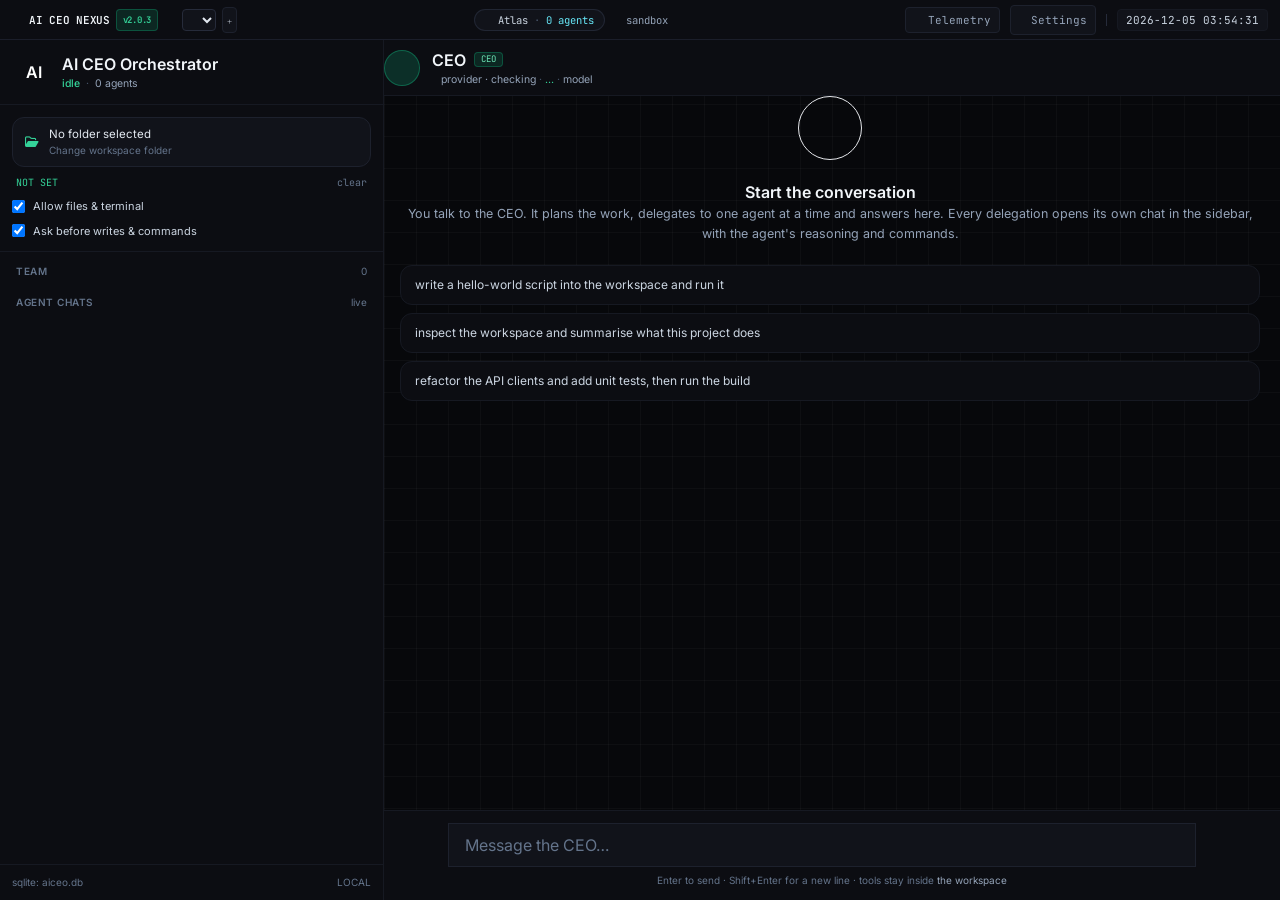
<file: src/AiCeo.Desktop/Assets/nexus.html>
<!DOCTYPE html>
<html class="dark h-full" lang="en">
<head>
<meta charset="utf-8" />
<meta content="width=device-width, initial-scale=1.0" name="viewport" />
<title>AI CEO NEXUS</title>
<link rel="stylesheet" href="nexus.css" />
<link rel="preconnect" href="https://fonts.googleapis.com" />
<link rel="preconnect" href="https://fonts.gstatic.com" crossorigin />
<link href="https://fonts.googleapis.com/css2?family=Fira+Code:wght@400;500;600;700&family=Inter:wght@300;400;500;600;700&family=Newsreader:ital,opsz,wght@0,6..72,300;0,6..72,400;0,6..72,500;1,6..72,400&family=JetBrains+Mono:wght@300;400;500;600&display=swap" rel="stylesheet" />
<style>
  /* Fallback surface: keeps the shell readable if the CDN is unreachable. */
  :root {
    --obsidian-950-rgb: 7 8 11;
    --obsidian-900-rgb: 12 13 18;
    --obsidian-850-rgb: 17 19 26;
    --obsidian-800-rgb: 22 25 34;
    --obsidian-750-rgb: 29 33 45;
    --obsidian-700-rgb: 38 43 58;
    --obsidian-600-rgb: 52 59 79;
    --slate-100-rgb: 241 245 249;
    --slate-200-rgb: 226 232 240;
    --slate-300-rgb: 203 213 225;
    --slate-400-rgb: 148 163 184;
    --slate-500-rgb: 100 116 139;
    --slate-600-rgb: 71 85 105;
    --slate-700-rgb: 51 65 85;
    --slate-800-rgb: 30 41 59;
    --mint-300-rgb: 110 231 183;
    --mint-400-rgb: 52 211 153;
    --mint-500-rgb: 16 185 129;
    --mint-600-rgb: 5 150 105;
    --emerald-400-rgb: 52 211 153;
    --emerald-500-rgb: 16 185 129;
    --emerald-950-rgb: 2 44 34;
    --cyan-300-rgb: 103 232 249;
    --cyan-400-rgb: 34 211 238;
    --cyan-500-rgb: 6 182 212;
    --amber-300-rgb: 252 211 77;
    --amber-400-rgb: 251 191 36;
    --amber-500-rgb: 245 158 11;
    --amber-600-rgb: 180 83 9;
    --ui-scale: 1;
  }

  /* Light theme: the same token names, repointed. Every Tailwind colour in this page reads them. */
  html[data-theme="light"] {
    --obsidian-950-rgb: 244 246 250;
    --obsidian-900-rgb: 255 255 255;
    --obsidian-850-rgb: 248 250 253;
    --obsidian-800-rgb: 241 245 249;
    --obsidian-750-rgb: 226 232 240;
    --obsidian-700-rgb: 203 213 225;
    --obsidian-600-rgb: 148 163 184;
    --slate-100-rgb: 15 23 42;
    --slate-200-rgb: 30 41 59;
    --slate-300-rgb: 51 65 85;
    --slate-400-rgb: 71 85 105;
    --slate-500-rgb: 100 116 139;
    --slate-600-rgb: 148 163 184;
    --slate-700-rgb: 203 213 225;
    --slate-800-rgb: 226 232 240;
    --mint-300-rgb: 4 120 87;
    --mint-400-rgb: 5 150 105;
    --mint-500-rgb: 4 120 87;
    --mint-600-rgb: 4 120 87;
    --emerald-400-rgb: 5 150 105;
    --emerald-500-rgb: 4 120 87;
    --emerald-950-rgb: 209 250 229;
    --cyan-300-rgb: 14 116 144;
    --cyan-400-rgb: 8 145 178;
    --cyan-500-rgb: 14 116 144;
    --amber-300-rgb: 180 83 9;
    --amber-400-rgb: 217 119 6;
    --amber-500-rgb: 180 83 9;
    --amber-600-rgb: 146 64 14;
  }

  /* Accent presets: only the mint/emerald family moves, everything else stays coherent. */
  html[data-accent="cyan"] { --mint-300-rgb: 103 232 249; --mint-400-rgb: 34 211 238; --mint-500-rgb: 6 182 212; --mint-600-rgb: 8 145 178; --emerald-400-rgb: 34 211 238; --emerald-500-rgb: 6 182 212; }
  html[data-accent="violet"] { --mint-300-rgb: 196 181 253; --mint-400-rgb: 167 139 250; --mint-500-rgb: 139 92 246; --mint-600-rgb: 124 58 237; --emerald-400-rgb: 167 139 250; --emerald-500-rgb: 139 92 246; }
  html[data-accent="amber"] { --mint-300-rgb: 252 211 77; --mint-400-rgb: 251 191 36; --mint-500-rgb: 245 158 11; --mint-600-rgb: 217 119 6; --emerald-400-rgb: 251 191 36; --emerald-500-rgb: 245 158 11; }
  html[data-accent="rose"] { --mint-300-rgb: 253 164 175; --mint-400-rgb: 251 113 133; --mint-500-rgb: 244 63 94; --mint-600-rgb: 225 29 72; --emerald-400-rgb: 251 113 133; --emerald-500-rgb: 244 63 94; }

  html, body { height: 100%; }
  body { background: rgb(var(--obsidian-950-rgb)); color: rgb(var(--slate-200-rgb)); zoom: var(--ui-scale); }

  .bg-grid-pattern {
    background-image: radial-gradient(rgba(255, 255, 255, 0.05) 1px, transparent 1px);
    background-size: 24px 24px;
  }
  html[data-theme="light"] .bg-grid-pattern {
    background-image: radial-gradient(rgba(15, 23, 42, 0.06) 1px, transparent 1px);
  }

  ::-webkit-scrollbar { width: 4px; height: 4px; }
  ::-webkit-scrollbar-track { background: rgba(12, 13, 18, 0.7); }
  ::-webkit-scrollbar-thumb { background: rgb(var(--obsidian-700-rgb)); border-radius: 9999px; }
  ::-webkit-scrollbar-thumb:hover { background: rgb(var(--mint-400-rgb)); }

  @keyframes pulse-ring { 0% { transform: scale(0.92); opacity: 0.4; } 50% { transform: scale(1.08); opacity: 0.85; } 100% { transform: scale(0.92); opacity: 0.4; } }
  @keyframes spin-slow { from { transform: rotate(0deg); } to { transform: rotate(360deg); } }
  @keyframes spin-reverse-slow { from { transform: rotate(360deg); } to { transform: rotate(0deg); } }
  @keyframes wave-bounce { 0%, 100% { height: 4px; } 50% { height: 18px; } }
  .animate-pulse-ring { animation: pulse-ring 3.5s cubic-bezier(0.4, 0, 0.6, 1) infinite; }
  .animate-spin-slow { animation: spin-slow 24s linear infinite; }
  .animate-spin-reverse { animation: spin-reverse-slow 16s linear infinite; }

  .wave-bar:nth-child(2) { animation-delay: 0.1s; }
  .wave-bar:nth-child(3) { animation-delay: 0.25s; }
  .wave-bar:nth-child(4) { animation-delay: 0.15s; }
  .wave-bar:nth-child(5) { animation-delay: 0.3s; }
  .wave-bar:nth-child(6) { animation-delay: 0.05s; }
  .wave-bar:nth-child(7) { animation-delay: 0.22s; }
  .wave-bar:nth-child(8) { animation-delay: 0.18s; }
  .wave-bar:nth-child(9) { animation-delay: 0.35s; }
  .wave-bar:nth-child(10) { animation-delay: 0.12s; }
  .wave-bar:nth-child(11) { animation-delay: 0.28s; }
  .wave-bar:nth-child(12) { animation-delay: 0.08s; }

  .text-glow { text-shadow: 0 0 20px rgba(78, 222, 163, 0.45), 0 0 40px rgba(6, 182, 212, 0.25); }
  .cyber-cut { clip-path: polygon(0 0, calc(100% - 10px) 0, 100% 10px, 100% 100%, 10px 100%, 0 calc(100% - 10px)); }
  .nx-hidden { display: none !important; }
  .nx-scroll { overflow-y: auto; }
  textarea { scrollbar-width: thin; }

  /* ------------------------------------------------- v1.0.16 readability utilities
     The compiled Tailwind bundle predates these three names and the readability fix needs them:
     a placeholder that clears 4.5:1 on the obsidian shell (slate-500 did not), a way to pin text
     at full opacity, and a wrapper for long stored values (keys, URLs, model ids). Every AI
     output surface is now solid (bg-obsidian-850/95) so the WebGL canvas can no longer bleed
     through the text. Colours still come from the theme tokens, so light mode is unaffected. */
  .placeholder-slate-400::placeholder { color: rgb(var(--slate-400-rgb)); opacity: 1; }
  html[data-theme="light"] .placeholder-slate-400::placeholder { color: rgb(var(--slate-500-rgb)); }
  .text-opacity-100 { --tw-text-opacity: 1; }
  .break-all { word-break: break-all; }

  /* ------------------------------------------------- v2.0.2 chat surface
     One view at a time, solid bubbles, and a transcript that scrolls inside a fixed height.

     `.nx-view` is the routing primitive: both chat containers are flex columns that fill the
     window, and `nx-hidden` (display:none !important) is the only thing that decides which one is
     on screen. Nothing is absolutely positioned, so nothing can paint over anything else.

     Every bubble is OPAQUE — no rgba, no backdrop-filter, no inherited transparency. Text can not
     bleed through from the layer below because there is no layer below. */
  .nx-view {
    display: flex;
    flex-direction: column;
    min-height: 0;
    min-width: 0;
  }
  .nx-chat-grid {
    background-color: rgb(var(--obsidian-950-rgb));
    background-image:
      linear-gradient(to right, rgba(255, 255, 255, 0.028) 1px, transparent 1px),
      linear-gradient(to bottom, rgba(255, 255, 255, 0.028) 1px, transparent 1px);
    background-size: 32px 32px;
  }
  html[data-theme="light"] .nx-chat-grid {
    background-image:
      linear-gradient(to right, rgba(15, 23, 42, 0.05) 1px, transparent 1px),
      linear-gradient(to bottom, rgba(15, 23, 42, 0.05) 1px, transparent 1px);
  }

  /* The transcript is the only scroller in the window: it takes the space between the header and
     the composer and never grows past it. */
  #nx-stage, #nx-thread-stage {
    overflow-y: auto;
    overscroll-behavior: contain;
    scrollbar-gutter: stable;
  }

  .nx-bubble {
    max-width: 78%;
    padding: 0.5rem 0.75rem;
    box-shadow: 0 1px 1px #0000002e;
    font-size: 12.8px;
    line-height: 1.5;
    min-width: 3.5rem;
    opacity: 1;
  }
  .nx-bubble-in {
    background-color: rgb(var(--obsidian-800-rgb));
    color: rgb(var(--slate-100-rgb));
    border: 1px solid rgb(var(--obsidian-750-rgb));
    border-radius: 4px 14px 14px 14px;
  }
  .nx-bubble-out {
    background-color: #1f6f52;
    color: #f2fffa;
    border: 1px solid #2a8a67;
    border-radius: 14px 4px 14px 14px;
  }
  html[data-theme="light"] .nx-bubble-in { background-color: #ffffff; color: rgb(var(--slate-100-rgb)); }
  html[data-theme="light"] .nx-bubble-out { background-color: #d9fdd3; color: #10312a; border-color: #b7e5b0; }

  /* The meta line of an outgoing bubble sits on green, so it gets its own solid colour instead of a
     translucent utility class (no alpha anywhere, in either theme). */
  .nx-bubble-out .nx-bubble-meta { color: #cdeee0; }
  html[data-theme="light"] .nx-bubble-out .nx-bubble-meta { color: #2f6b57; }
  .nx-bubble-out .nx-bubble-code { background-color: #144e3a; }
  html[data-theme="light"] .nx-bubble-out .nx-bubble-code { background-color: #c3f0bd; }

  .nx-bubble-text { white-space: pre-wrap; word-break: break-word; }
  .nx-bubble-meta {
    display: flex;
    align-items: center;
    gap: 0.3rem;
    font-size: 9.5px;
    font-family: ui-monospace, "Fira Code", monospace;
    opacity: 0.72;
    margin-bottom: 0.15rem;
  }
  .nx-bubble-quote {
    margin-top: 0.3rem;
    padding-left: 0.5rem;
    border-left: 2px solid rgb(var(--obsidian-600-rgb));
    font-size: 12px;
    color: inherit;
    white-space: pre-wrap;
  }
  .nx-bubble-code {
    font-family: ui-monospace, "Fira Code", monospace;
    font-size: 11px;
    line-height: 1.45;
    white-space: pre-wrap;
    word-break: break-word;
    max-height: 16rem;
    overflow: auto;
    border-radius: 8px;
    padding: 0.35rem 0.5rem;
    background-color: #0f1117;
  }
  html[data-theme="light"] .nx-bubble-code { background-color: #eef2f7; }
  .nx-thread-grid { background-color: rgb(var(--obsidian-950-rgb)); }

  @media (prefers-reduced-motion: reduce) {
    .animate-ping, .animate-pulse, .animate-pulse-ring, .animate-spin-slow, .animate-spin-reverse { animation: none !important; }
  }
</style>
</head>
<body class="text-slate-200 font-sans h-screen flex flex-col overflow-hidden antialiased selection:bg-mint-500/25 selection:text-mint-400">

<!-- ============================================== IN-APP TELEMETRY STRIP (the OS draws the real title bar) -->
<header class="h-10 w-full bg-obsidian-900 border-b border-obsidian-750/90 flex items-center justify-between px-3 select-none text-xs text-slate-400 z-50 backdrop-blur-md">
  <div class="flex items-center space-x-2.5">
    <div class="flex items-center space-x-2 text-slate-300">
      <i class="fa-solid fa-microchip text-mint-400 text-xs"></i>
      <span class="font-semibold tracking-tight text-slate-100 font-mono text-[11px] flex items-center gap-1.5">
        AI CEO NEXUS
        <span id="nx-version" class="px-1.5 py-0.5 rounded text-[9px] bg-mint-500/15 text-mint-400 font-mono border border-mint-500/30">v2.0.3</span>
      </span>
    </div>

    <!-- v2.0.0: workspace switcher (one space = one folder + its conversation). -->
    <div class="flex items-center gap-1.5 pl-2.5 ml-0.5 border-l border-obsidian-750">
      <i class="fa-solid fa-layer-group text-[10px] text-cyan-400"></i>
      <select id="nx-space-select" style="max-width:12rem"
              class="bg-obsidian-850 border border-obsidian-700 text-slate-200 text-[10.5px] font-mono rounded px-1.5 py-0.5"
              title="Switch space"></select>
      <button id="nx-space-manage" class="p-1 rounded bg-obsidian-850 hover:bg-obsidian-800 border border-obsidian-750 text-slate-300 hover:text-mint-400 transition" title="Workspace manager">
        <i class="fa-solid fa-plus text-[9px]"></i>
      </button>
    </div>
  </div>

  <div class="hidden lg:flex items-center space-x-2.5 font-mono text-[10.5px]">
    <span class="flex items-center gap-1.5 px-2.5 py-0.5 rounded-full bg-obsidian-850 border border-obsidian-700/80 text-slate-300">
      <i class="fa-solid fa-user-secret text-[9px] text-mint-400"></i>
      <span id="nx-ceo-top">Atlas</span>
      <span class="text-slate-600">·</span>
      <span id="nx-worker-count" class="text-cyan-300">0 agents</span>
    </span>
    <span class="flex items-center gap-1 text-slate-400" title="Workspace-confined tools">
      <i class="fa-solid fa-shield-halved text-[9px] text-emerald-400"></i> sandbox
    </span>
  </div>

  <div class="flex items-center space-x-2.5 text-slate-400 text-xs">
    <button id="nx-refresh" class="hover:text-mint-400 transition px-2 py-1 rounded bg-obsidian-850 hover:bg-obsidian-800 border border-obsidian-750 flex items-center gap-1.5 text-[11px] font-mono" title="Re-check the provider">
      <i class="fa-solid fa-chart-line text-[10px] text-mint-400"></i>
      <span class="hidden sm:inline">Telemetry</span>
    </button>
    <button id="nx-settings-open" class="hover:text-slate-200 transition px-2 py-1.5 rounded bg-obsidian-850 hover:bg-obsidian-800 border border-obsidian-750 flex items-center" title="Settings">
      <i class="fa-solid fa-gear text-[11px]"></i>
      <span class="hidden sm:inline text-[11px] font-mono ml-1">Settings</span>
    </button>
    <div class="h-3 w-px bg-obsidian-700"></div>
    <span id="nx-clock" class="text-[11px] font-mono text-slate-300 bg-obsidian-850 px-2 py-0.5 rounded border border-obsidian-800">--:--:--</span>
  </div>
</header>

<!-- ============================================================== SHELL
     v2.0.1 — a chat, not a console. The left rail is the team and their conversations; the middle
     is the WhatsApp-style transcript with the CEO; the bottom is a normal chat input bar. The WebGL
     shader is gone: a solid surface with a faint grid is all this page draws now. -->
<div class="flex-1 flex overflow-hidden">

  <!-- ---------------------------------------------------------- SIDEBAR -->
  <aside class="w-80 md:w-88 xl:w-96 bg-obsidian-900 border-r border-obsidian-800 flex flex-col shrink-0 select-none relative z-20">
    <div class="px-4 py-3 border-b border-obsidian-800 flex items-center justify-between">
      <div class="flex items-center space-x-2.5">
        <div class="w-9 h-9 rounded-full bg-emerald-700/80 flex items-center justify-center text-white font-semibold text-[13px]">AI</div>
        <div>
          <h1 class="text-[13px] font-semibold text-slate-100">AI CEO Orchestrator</h1>
          <p class="text-[10.5px] text-slate-400 flex items-center gap-1.5">
            <span id="nx-swarm-status" class="text-emerald-400 font-medium">idle</span>
            <span class="text-slate-600">·</span>
            <span id="nx-worker-count-sidebar">0 agents</span>
          </p>
        </div>
      </div>
      <button id="nx-new-agent" class="p-2 rounded-full text-slate-300 hover:text-white hover:bg-obsidian-800 transition" title="Deploy an agent">
        <i class="fa-solid fa-user-plus text-[12px]"></i>
      </button>
    </div>

    <!-- workspace -->
    <div class="px-3 py-3 border-b border-obsidian-800 space-y-2">
      <button id="nx-select-workspace" class="w-full flex items-center space-x-2.5 px-3 py-2 rounded-xl bg-obsidian-850 hover:bg-obsidian-800 border border-obsidian-750 transition text-left">
        <i class="fa-regular fa-folder-open text-mint-400 text-[12px]"></i>
        <span class="flex-1 min-w-0">
          <span class="block text-[11.5px] text-slate-200 truncate" id="nx-workspace-path">No folder selected</span>
          <span class="block text-[10px] text-slate-500">Change workspace folder</span>
        </span>
        <i class="fa-solid fa-chevron-right text-[9px] text-slate-500"></i>
      </button>

      <div class="flex items-center justify-between px-1">
        <span id="nx-workspace-status" class="text-[10px] font-mono text-emerald-400">NOT SET</span>
        <button id="nx-clear-workspace" class="text-[10px] font-mono text-slate-500 hover:text-rose-300 transition">clear</button>
      </div>

      <p id="nx-workspace-problem" class="nx-hidden text-[10.5px] text-amber-400 leading-snug"></p>

      <label class="flex items-center space-x-2 cursor-pointer select-none">
        <input id="nx-tools" class="rounded border-obsidian-600 bg-obsidian-800 text-mint-500" type="checkbox" checked />
        <span class="text-[11px] text-slate-300">Allow files &amp; terminal</span>
      </label>

      <label class="flex items-center space-x-2 cursor-pointer select-none">
        <input id="nx-approvals" class="rounded border-obsidian-600 bg-obsidian-800 text-amber-500" type="checkbox" checked />
        <span class="text-[11px] text-slate-300">Ask before writes &amp; commands</span>
      </label>
    </div>

    <!-- team + worker conversations -->
    <div class="flex-1 nx-scroll px-2 py-3 space-y-4">
      <div class="space-y-1">
        <div class="px-2 pb-1 flex items-center justify-between">
          <span class="text-[10px] uppercase tracking-wider text-slate-500 font-semibold">Team</span>
          <span id="nx-agent-count" class="text-[10px] text-slate-500">0</span>
        </div>
        <div id="nx-agent-list" class="space-y-0.5"></div>
      </div>

      <div class="space-y-1">
        <div class="px-2 pb-1 flex items-center justify-between">
          <span class="text-[10px] uppercase tracking-wider text-slate-500 font-semibold">Agent chats</span>
          <span class="text-[10px] text-slate-500">live</span>
        </div>
        <div id="nx-thread-list" class="space-y-0.5"></div>
      </div>
    </div>

    <div class="px-3 py-2.5 border-t border-obsidian-800 flex items-center justify-between text-[10px] text-slate-500">
      <span id="nx-footer" class="truncate" title="sqlite">sqlite: aiceo.db</span>
      <span class="flex items-center gap-1"><i class="fa-solid fa-lock text-[9px]"></i> LOCAL</span>
    </div>
  </aside>

  <!-- ---------------------------------------------------------- MAIN CHAT
       v2.0.2 — a router, not a stack. `#nx-main` holds TWO sibling views, `#nx-ceo-view` and
       `#nx-thread`, and exactly one of them has a display at any moment. The worker transcript used
       to be an absolutely positioned overlay on top of the CEO chat, which painted two transcripts
       on top of each other (unreadable, and it repainted both on every push). -->
  <main id="nx-main" class="flex-1 flex flex-col bg-obsidian-950 relative overflow-hidden nx-chat-grid">

    <!-- ============================================================ VIEW: CEO CHAT -->
    <div id="nx-ceo-view" class="nx-view flex-1 flex flex-col min-h-0">

    <!-- chat header -->
    <header class="h-14 px-5 border-b border-obsidian-800 flex items-center justify-between bg-obsidian-900 z-10 shrink-0">
      <div class="flex items-center space-x-3 min-w-0">
        <div class="w-9 h-9 rounded-full bg-mint-500/20 border border-mint-500/40 flex items-center justify-center">
          <i class="fa-solid fa-user-tie text-mint-400 text-[13px]"></i>
        </div>
        <div class="min-w-0">
          <div class="flex items-center space-x-2">
            <h2 id="nx-flow-ceo" class="text-[13px] font-semibold text-slate-100 truncate">CEO</h2>
            <span class="px-1.5 py-[1px] rounded text-[9px] font-mono bg-mint-500/15 text-mint-300 border border-mint-500/30">CEO</span>
          </div>
          <p class="text-[10.5px] text-slate-400 truncate">
            <span class="relative inline-flex w-1.5 h-1.5 mr-1 align-middle">
              <span id="nx-provider-dot-ping" class="absolute inline-flex h-full w-full rounded-full opacity-60 animate-ping"></span>
              <span id="nx-provider-dot" class="relative inline-flex w-1.5 h-1.5 rounded-full"></span>
            </span>
            <span id="nx-provider-text">provider · checking</span>
            <span class="text-slate-600"> · </span>
            <span id="nx-provider-state" class="text-mint-400">…</span>
            <span class="text-slate-600"> · </span>
            <span id="nx-ceo-model" class="text-slate-400">model</span>
            <span id="nx-ceo-name" class="nx-hidden">CEO</span>
          </p>
        </div>
      </div>

      <div class="flex items-center space-x-2">
        <button id="nx-auth-badge" class="hidden items-center space-x-1.5 px-2.5 py-1 rounded-full bg-obsidian-850 border border-obsidian-750 text-[10.5px] text-slate-300 hover:text-white transition" title="Signed-in account">
          <i class="fa-solid fa-key text-[9px] text-emerald-400"></i>
          <span id="nx-auth-badge-text">signed in</span>
        </button>
        <button id="nx-chat-refresh" class="p-2 rounded-full text-slate-400 hover:text-white hover:bg-obsidian-850 transition" title="Re-check the provider">
          <i class="fa-solid fa-arrow-rotate-right text-[11px]"></i>
        </button>
        <button id="nx-chat-settings" class="p-2 rounded-full text-slate-400 hover:text-white hover:bg-obsidian-850 transition" title="Settings">
          <i class="fa-solid fa-gear text-[11px]"></i>
        </button>
      </div>
    </header>

    <!-- banner -->
    <div id="nx-banner" class="nx-hidden mx-5 mt-3 px-3 py-2 rounded-lg text-[11.5px] z-10"></div>

    <!-- transcript -->
    <section id="nx-stage" class="flex-1 nx-scroll min-h-0 px-4 sm:px-8 py-5 z-10 relative">
      <div id="nx-hero" class="max-w-md w-full mx-auto my-auto text-center space-y-5">
        <div class="w-16 h-16 mx-auto rounded-full bg-emerald-700/30 border border-emerald-600/40 flex items-center justify-center">
          <i class="fa-regular fa-comments text-2xl text-emerald-400"></i>
        </div>
        <div class="space-y-1.5">
          <h3 class="text-xl font-semibold text-slate-100">Start the conversation</h3>
          <p class="text-[12.5px] text-slate-400 leading-relaxed">
            You talk to the CEO. It plans the work, delegates to one agent at a time and answers here.
            Every delegation opens its own chat in the sidebar, with the agent's reasoning and commands.
          </p>
        </div>

        <div class="grid grid-cols-1 gap-2 text-left">
          <button data-prompt="write a hello-world script into the workspace and run it"
                  class="nx-quick px-3.5 py-2.5 rounded-xl bg-obsidian-900 hover:bg-obsidian-850 border border-obsidian-800 hover:border-emerald-600/50 transition text-[12px] text-slate-300 hover:text-white text-left">
            write a hello-world script into the workspace and run it
          </button>
          <button data-prompt="inspect the workspace and summarise what this project does"
                  class="nx-quick px-3.5 py-2.5 rounded-xl bg-obsidian-900 hover:bg-obsidian-850 border border-obsidian-800 hover:border-emerald-600/50 transition text-[12px] text-slate-300 hover:text-white text-left">
            inspect the workspace and summarise what this project does
          </button>
          <button data-prompt="refactor the API clients and add unit tests, then run the build"
                  class="nx-quick px-3.5 py-2.5 rounded-xl bg-obsidian-900 hover:bg-obsidian-850 border border-obsidian-800 hover:border-emerald-600/50 transition text-[12px] text-slate-300 hover:text-white text-left">
            refactor the API clients and add unit tests, then run the build
          </button>
        </div>
      </div>

      <div id="nx-feed-wrap" class="nx-hidden max-w-3xl w-full mx-auto space-y-2">
        <div id="nx-feed" class="space-y-2"></div>
        <div id="nx-final" class="nx-hidden"></div>
      </div>
    </section>

    <!-- chat input bar -->
    <footer class="px-4 sm:px-8 py-3 bg-obsidian-900 border-t border-obsidian-800 shrink-0 z-20">
      <div class="max-w-3xl mx-auto">
        <div class="flex items-end space-x-2">
          <div class="flex-1 flex items-end bg-obsidian-850 border border-obsidian-750 focus-within:border-emerald-600 rounded-3xl px-4 py-2 transition">
            <textarea id="nx-prompt" rows="1" placeholder="Message the CEO…"
                      class="w-full bg-transparent border-none text-slate-100 placeholder-slate-500 text-[13px] focus:ring-0 focus:outline-none resize-none leading-relaxed max-h-32 nx-scroll"></textarea>
            <button id="nx-attach" class="ml-2 mb-0.5 text-slate-500 hover:text-emerald-400 transition" title="Change the workspace folder">
              <i class="fa-solid fa-paperclip text-[13px]"></i>
            </button>
          </div>
          <button id="nx-dispatch" class="w-11 h-11 rounded-full bg-emerald-600 hover:bg-emerald-500 text-white flex items-center justify-center transition active:scale-95 shadow-lg shrink-0" title="Send">
            <i id="nx-dispatch-icon" class="fa-solid fa-paper-plane text-[13px]"></i>
            <span id="nx-dispatch-label" class="sr-only">Send</span>
          </button>
        </div>
        <p class="mt-1.5 px-2 text-[10px] text-slate-500 text-center">
          Enter to send · Shift+Enter for a new line · tools stay inside <span id="nx-attach-path" class="text-slate-400">the workspace</span>
        </p>
        <p id="nx-sandbox-note" class="nx-hidden">Sandbox enforced.</p>
      </div>
    </footer>

    </div><!-- /VIEW: CEO CHAT -->

    <!-- ============================================================ VIEW: WORKER CHAT
         The other half of the star: everything the CEO and one agent said to each other, live.
         A sibling of the CEO view, never an overlay — when this one has a display, the CEO chat has
         `nx-hidden` and its transcript is emptied, so only one conversation can ever be painted. -->
    <div id="nx-thread" class="nx-hidden nx-view flex-1 flex-col min-h-0 bg-obsidian-950">
      <header class="h-14 px-5 border-b border-obsidian-800 flex items-center justify-between bg-obsidian-900 shrink-0">
        <div class="flex items-center space-x-3 min-w-0">
          <button id="nx-thread-close" class="flex items-center gap-1.5 px-2.5 py-1.5 -ml-1 rounded-full text-slate-300 hover:text-white hover:bg-obsidian-850 border border-obsidian-750 transition" title="Back to the CEO chat">
            <i class="fa-solid fa-arrow-left text-[11px]"></i>
            <span class="text-[11px] font-mono">Back to CEO</span>
          </button>
          <div class="w-9 h-9 rounded-full bg-cyan-500/15 border border-cyan-500/40 flex items-center justify-center text-[12px] font-semibold text-cyan-300" id="nx-thread-initials">W</div>
          <div class="min-w-0">
            <div class="flex items-center space-x-2">
              <h2 id="nx-thread-name" class="text-[13px] font-semibold text-slate-100 truncate">Worker</h2>
              <span id="nx-thread-status" class="px-1.5 py-[1px] rounded text-[9px] font-mono bg-cyan-500/15 text-cyan-300 border border-cyan-500/30">running</span>
            </div>
            <p id="nx-thread-role" class="text-[10.5px] text-slate-400 truncate">delegated by the CEO</p>
          </div>
        </div>
        <span id="nx-thread-updated" class="text-[10px] text-slate-500"></span>
      </header>

      <section id="nx-thread-stage" class="flex-1 nx-scroll min-h-0 px-4 sm:px-8 py-5">
        <div id="nx-thread-feed" class="max-w-3xl mx-auto space-y-2"></div>
      </section>

      <footer class="px-4 sm:px-8 py-2.5 bg-obsidian-900 border-t border-obsidian-800 shrink-0">
        <p class="max-w-3xl mx-auto text-[10.5px] text-slate-500">
          Read-only: this is what the CEO and this agent said to each other, including every command it ran.
        </p>
      </footer>
    </div><!-- /VIEW: WORKER CHAT -->
  </main>
</div>

<!-- ============================================================== PROVIDER SETUP (v1.0.16)
     The blocking first-run sheet. A fresh install has no API key and no model — nothing is
     compiled into the build — so the console stays behind this overlay until the user saves a
     connection (which the host writes to the UserSettings row of the local SQLite file).
     The same sheet is reused from Settings → Connection, where it can be closed. -->
<div id="nx-setup" class="nx-hidden fixed inset-0 z-[100] flex items-center justify-center bg-black/70 backdrop-blur-sm p-6">
  <div class="w-full max-w-lg bg-obsidian-900 border border-mint-500/40 rounded-2xl shadow-2xl p-5 space-y-4">
    <div class="flex items-start justify-between">
      <div>
        <h3 class="text-base font-semibold text-slate-100 font-mono flex items-center gap-2">
          <i class="fa-solid fa-plug text-mint-400 text-sm"></i>
          Connect your provider
        </h3>
        <p id="nx-setup-subtitle" class="text-[11px] text-slate-300 font-mono leading-snug">
          This build ships no key of its own. Enter yours to unlock the console.
        </p>
      </div>
      <button id="nx-setup-close" class="nx-hidden p-1.5 rounded-lg text-slate-300 hover:text-white bg-obsidian-850 border border-obsidian-750" title="Close">
        <i class="fa-solid fa-xmark text-xs"></i>
      </button>
    </div>

    <label class="space-y-1 block">
      <span class="block text-[10px] font-mono uppercase tracking-wider text-slate-300">Provider</span>
      <select id="nx-setup-provider" class="nx-input w-full rounded-lg bg-obsidian-850 border border-obsidian-700 text-slate-100 text-xs px-2.5 py-2"></select>
    </label>

    <label class="space-y-1 block">
      <span class="block text-[10px] font-mono uppercase tracking-wider text-slate-300">Base URL</span>
      <input id="nx-setup-baseurl" class="nx-input w-full rounded-lg bg-obsidian-850 border border-obsidian-700 text-slate-100 text-xs px-2.5 py-2 font-mono" placeholder="http://localhost:20128/v1" spellcheck="false" autocomplete="off" />
      <span id="nx-setup-baseurl-hint" class="block text-[10px] text-slate-400 font-mono leading-snug">Leave blank to use the provider default.</span>
    </label>

    <!-- v2.0.1: sign in instead of pasting a key. Both flows store a token in the same place. -->
    <div class="space-y-2">
      <div class="flex items-center space-x-2">
        <span class="h-px flex-1 bg-obsidian-750"></span>
        <span class="text-[9.5px] font-mono uppercase tracking-wider text-slate-500">or sign in</span>
        <span class="h-px flex-1 bg-obsidian-750"></span>
      </div>
      <div class="grid grid-cols-1 sm:grid-cols-2 gap-2">
        <button data-signin="GitHubCopilot" class="flex items-center justify-center space-x-2 px-3 py-2 rounded-lg bg-obsidian-850 hover:bg-obsidian-800 border border-obsidian-700 hover:border-slate-500 text-slate-100 text-[11.5px] transition">
          <i class="fa-brands fa-github text-[13px]"></i><span>Sign in with GitHub Copilot</span>
        </button>
        <button data-signin="OpenAICodex" class="flex items-center justify-center space-x-2 px-3 py-2 rounded-lg bg-obsidian-850 hover:bg-obsidian-800 border border-obsidian-700 hover:border-slate-500 text-slate-100 text-[11.5px] transition">
          <i class="fa-solid fa-comment-dots text-[13px]"></i><span>Sign in with ChatGPT (Codex)</span>
        </button>
      </div>
      <p class="text-[10px] text-slate-400 leading-snug">
        A device code is shown next: enter it in your browser and approve. The token stays in the local
        SQLite file and is used as the provider key.
      </p>
    </div>

    <label class="space-y-1 block">
      <span class="block text-[10px] font-mono uppercase tracking-wider text-slate-300">API key</span>
      <input id="nx-setup-key" type="password" class="nx-input w-full rounded-lg bg-obsidian-850 border border-obsidian-700 text-slate-100 text-xs px-2.5 py-2 font-mono" placeholder="paste the key your provider issued" spellcheck="false" autocomplete="off" />
      <span id="nx-setup-key-hint" class="block text-[10px] text-slate-400 font-mono leading-snug">Stored only in the local SQLite file — never sent anywhere but your provider.</span>
    </label>

    <label class="space-y-1 block">
      <span class="block text-[10px] font-mono uppercase tracking-wider text-slate-300">Model</span>
      <input id="nx-setup-model" class="nx-input w-full rounded-lg bg-obsidian-850 border border-obsidian-700 text-slate-100 text-xs px-2.5 py-2 font-mono" placeholder="the model id your provider advertises" spellcheck="false" autocomplete="off" />
    </label>

    <p id="nx-setup-error" class="nx-hidden text-[11px] text-rose-300 font-mono leading-snug"></p>

    <div class="flex items-center justify-between pt-1 border-t border-obsidian-750/80 mt-1">
      <span id="nx-setup-state" class="text-[10px] font-mono text-slate-400 truncate">Nothing configured yet</span>
      <button id="nx-setup-save" class="px-4 py-1.5 rounded-lg bg-gradient-to-r from-mint-500 to-emerald-500 text-obsidian-950 text-xs font-bold active:scale-95">
        Save &amp; continue
      </button>
    </div>
  </div>
</div>

<!-- ============================================================== DEVICE-FLOW SIGN-IN (v2.0.1)
     Shown while the host polls the provider. The code is the only thing the user has to carry to the
     browser; everything else (the token, the login, the provider key) is handled by the host. -->
<div id="nx-signin" class="nx-hidden fixed inset-0 z-[110] flex items-center justify-center bg-black/80 backdrop-blur-sm p-6">
  <div class="w-full max-w-md bg-obsidian-900 border border-obsidian-700 rounded-2xl shadow-2xl p-5 space-y-4">
    <div class="flex items-start justify-between">
      <div>
        <h3 id="nx-signin-title" class="text-[15px] font-semibold text-slate-100">Sign in</h3>
        <p id="nx-signin-hint" class="text-[11px] text-slate-400 leading-snug"></p>
      </div>
      <span id="nx-signin-spinner" class="nx-hidden mt-1">
        <i class="fa-solid fa-circle-notch fa-spin text-slate-400 text-sm"></i>
      </span>
    </div>

    <div class="rounded-xl bg-obsidian-850 border border-obsidian-700 px-4 py-3 text-center space-y-1">
      <p class="text-[10px] uppercase tracking-wider text-slate-500 font-mono">Your code</p>
      <p id="nx-signin-code" class="text-2xl font-mono font-bold tracking-[0.18em] text-emerald-300 select-all">……</p>
      <p id="nx-signin-link" class="text-[11px] font-mono text-slate-400 break-all"></p>
      <button id="nx-signin-open" class="mt-1.5 text-[11px] text-emerald-400 hover:text-emerald-300 underline underline-offset-2">
        Open the sign-in page
      </button>
    </div>

    <p id="nx-signin-message" class="text-[11.5px] text-slate-300 leading-snug"></p>

    <div class="flex items-center justify-between pt-1">
      <button id="nx-signout" class="text-[11px] font-mono text-slate-500 hover:text-rose-300 transition">Sign out</button>
      <button id="nx-signin-close" class="px-4 py-1.5 rounded-lg bg-obsidian-800 hover:bg-obsidian-750 border border-obsidian-700 text-slate-100 text-xs font-semibold">
        <span id="nx-signin-close-label">Cancel</span>
      </button>
    </div>
  </div>
</div>

<!-- ===================================================== WORKSPACE MANAGER (v2.0.0) -->
<div id="nx-spaces" class="nx-hidden fixed inset-0 z-[100] flex items-center justify-center bg-black/70 backdrop-blur-sm p-6">
  <div class="w-full max-w-lg bg-obsidian-900 border border-obsidian-700 rounded-2xl shadow-xl overflow-hidden">
    <div class="flex items-center justify-between px-4 py-3 border-b border-obsidian-750">
      <div>
        <h3 class="text-base font-semibold text-slate-100 font-mono flex items-center gap-2">
          <i class="fa-solid fa-layer-group text-mint-400 text-sm"></i> Workspace manager
        </h3>
        <p class="text-[11px] text-slate-400 font-mono">One space = one folder + the conversation held inside it.</p>
      </div>
      <button id="nx-spaces-close" class="p-1.5 rounded-lg text-slate-400 hover:text-white bg-obsidian-850 border border-obsidian-750">
        <i class="fa-solid fa-xmark text-xs"></i>
      </button>
    </div>

    <div class="px-4 py-3 space-y-3 max-h-[70vh] nx-scroll">
      <div class="flex items-center justify-between">
        <span class="text-[10px] font-mono uppercase tracking-wider text-slate-400">Your spaces</span>
        <span id="nx-space-count" class="text-[10px] font-mono text-cyan-300">0 saved</span>
      </div>

      <div id="nx-space-list" class="space-y-2"></div>

      <div class="rounded-xl border border-obsidian-700 bg-obsidian-850 p-3 space-y-2">
        <label class="block text-[10px] font-mono uppercase tracking-wider text-slate-400" for="nx-space-name">New space</label>
        <input id="nx-space-name" class="nx-input w-full rounded-lg bg-obsidian-800 border border-obsidian-700 text-slate-100 text-xs px-2.5 py-2 font-mono"
               placeholder="Python Game" autocomplete="off" spellcheck="false" />
        <div class="grid grid-cols-2 gap-2">
          <button id="nx-space-create" class="bg-gradient-to-r from-mint-500 to-emerald-500 hover:from-mint-400 hover:to-emerald-400 text-obsidian-950 font-semibold text-[11px] py-1.5 px-2 rounded-lg transition active:scale-95">
            <i class="fa-solid fa-folder-tree text-[10px] mr-1"></i> Use current folder
          </button>
          <button id="nx-space-create-folder" class="bg-obsidian-750/80 hover:bg-obsidian-700 text-slate-200 text-[11px] py-1.5 px-2 rounded-lg border border-obsidian-700 transition active:scale-95">
            <i class="fa-solid fa-folder-open text-[10px] mr-1"></i> Choose folder…
          </button>
        </div>
        <p id="nx-space-error" class="nx-hidden text-[10.5px] text-rose-300 font-mono"></p>
        <p class="text-[10px] text-slate-500 font-mono leading-snug">
          Switching spaces switches the sandbox root and restores that space's feed. Everything is stored in the local SQLite file.
        </p>
      </div>
    </div>

    <div class="px-4 py-2.5 border-t border-obsidian-750 flex items-center justify-end">
      <button id="nx-spaces-done" class="px-4 py-1.5 rounded-lg bg-gradient-to-r from-mint-500 to-emerald-500 text-obsidian-950 text-xs font-bold active:scale-95">Done</button>
    </div>
  </div>
</div>

<!-- ============================================================ APPROVAL MODAL (v2.0.3)
     A parked write or command blocks the whole window. v2.0.0 drew this inline in the transcript,
     where it was easy to scroll past — and the run was parked forever while it waited. The host
     publishes `state.approval` (and `state.pendingApproval`) for as long as a tool call is waiting,
     so this sheet opens by itself and nothing behind it can be clicked until it is answered. -->
<div id="nx-approval" class="nx-hidden fixed inset-0 z-[120] flex items-center justify-center bg-black/80 backdrop-blur-sm p-6"
     role="alertdialog" aria-modal="true" aria-labelledby="nx-approval-summary" data-approval-modal>
  <div class="w-full max-w-xl bg-obsidian-900 border border-amber-500/50 rounded-2xl shadow-2xl p-5 space-y-3.5">
    <div class="flex items-start justify-between gap-3">
      <div class="flex items-center space-x-2.5 min-w-0">
        <span class="w-9 h-9 rounded-full bg-amber-500/15 border border-amber-500/40 flex items-center justify-center text-amber-300 shrink-0">
          <i class="fa-solid fa-hand text-[13px]"></i>
        </span>
        <div class="min-w-0">
          <h2 class="text-[13.5px] font-semibold text-slate-100">Permission required</h2>
          <p id="nx-approval-summary" class="text-[11.5px] text-slate-400 truncate">A worker is waiting for your decision.</p>
        </div>
      </div>
      <span id="nx-approval-label" class="px-1.5 py-0.5 rounded text-[9px] font-mono font-bold bg-amber-500/20 text-amber-300 border border-amber-500/40 shrink-0">COMMAND</span>
    </div>

    <div class="grid grid-cols-1 sm:grid-cols-2 gap-2">
      <div class="rounded-lg bg-obsidian-850 border border-obsidian-750 px-3 py-2 min-w-0">
        <p class="text-[9px] uppercase tracking-wider text-slate-500 font-mono">Tool</p>
        <p id="nx-approval-tool" class="text-[12px] font-mono text-cyan-300 truncate">run_command</p>
      </div>
      <div class="rounded-lg bg-obsidian-850 border border-obsidian-750 px-3 py-2 min-w-0">
        <p class="text-[9px] uppercase tracking-wider text-slate-500 font-mono">Requested by</p>
        <p id="nx-approval-agent" class="text-[12px] font-mono text-slate-300 truncate">worker</p>
      </div>
    </div>

    <div class="min-w-0">
      <p id="nx-approval-target-label" class="text-[9px] uppercase tracking-wider text-slate-500 font-mono mb-1">Command</p>
      <p id="nx-approval-target" class="text-[12px] font-mono text-amber-200 break-all rounded-lg bg-obsidian-950 border border-amber-500/30 px-3 py-2">—</p>
    </div>

    <pre id="nx-approval-preview" class="nx-scroll max-h-56 overflow-auto rounded-lg bg-obsidian-950 border border-obsidian-750 px-3 py-2 text-[11px] font-mono text-slate-200 whitespace-pre-wrap"></pre>

    <input id="nx-approval-reason" class="nx-input w-full rounded-lg bg-obsidian-850 border border-obsidian-700 text-slate-100 text-[11px] px-2.5 py-2 font-mono"
           placeholder="Why? (used when you reject — the CEO gets the reason)" autocomplete="off" spellcheck="false" />

    <div class="flex items-center gap-2">
      <button id="nx-approval-approve" class="flex-1 bg-gradient-to-r from-mint-500 to-emerald-500 hover:from-mint-400 hover:to-emerald-400 text-obsidian-950 font-bold text-[12px] py-2.5 rounded-lg transition active:scale-[0.98] flex items-center justify-center gap-1.5">
        <i class="fa-solid fa-check text-[10px]"></i> Approve</button>
      <button id="nx-approval-reject" class="flex-1 bg-rose-500/15 hover:bg-rose-500/25 text-rose-200 font-bold text-[12px] py-2.5 rounded-lg border border-rose-500/40 transition active:scale-[0.98] flex items-center justify-center gap-1.5">
        <i class="fa-solid fa-xmark text-[10px]"></i> Reject</button>
    </div>

    <p class="text-[10px] text-slate-500 text-center font-mono">Nothing runs until you decide · the run stays paused here</p>
  </div>
</div>

<!-- ============================================================== SETTINGS MODAL -->
<div id="nx-settings" class="nx-hidden fixed inset-0 z-[100] flex items-center justify-center bg-black/70 backdrop-blur-sm p-6">
  <div class="w-full max-w-lg bg-obsidian-900 border border-obsidian-700 rounded-2xl shadow-2xl p-5 space-y-5">
    <div class="flex items-start justify-between">
      <div>
        <h3 class="text-base font-semibold text-slate-100 font-mono">Settings</h3>
        <p class="text-[11px] text-slate-400 font-mono">Painted instantly · remembered in SQLite</p>
      </div>
      <button id="nx-settings-close" class="p-1.5 rounded-lg text-slate-400 hover:text-white bg-obsidian-850 border border-obsidian-750">
        <i class="fa-solid fa-xmark text-xs"></i>
      </button>
    </div>

    <div class="space-y-2">
      <div class="flex items-center justify-between">
        <p class="text-[10px] font-mono uppercase tracking-wider text-slate-400">Connection</p>
        <button id="nx-settings-connection-edit" class="text-[10px] font-mono text-mint-300 hover:text-mint-400 px-2 py-0.5 rounded-md bg-mint-500/10 hover:bg-mint-500/20 border border-mint-500/30">
          <i class="fa-solid fa-pen-to-square text-[9px]"></i> Edit
        </button>
      </div>
      <p id="nx-settings-connection" class="text-[11px] font-mono text-slate-200 break-all bg-obsidian-850 border border-obsidian-750 rounded-lg px-2.5 py-2 leading-snug">No provider connection yet</p>
      <div class="grid grid-cols-2 gap-2">
        <button data-signin="GitHubCopilot" class="flex items-center justify-center space-x-1.5 px-2 py-1.5 rounded-lg bg-obsidian-850 hover:bg-obsidian-800 border border-obsidian-750 text-slate-100 text-[10.5px] transition">
          <i class="fa-brands fa-github text-[11px]"></i><span>GitHub Copilot</span>
        </button>
        <button data-signin="OpenAICodex" class="flex items-center justify-center space-x-1.5 px-2 py-1.5 rounded-lg bg-obsidian-850 hover:bg-obsidian-800 border border-obsidian-750 text-slate-100 text-[10.5px] transition">
          <i class="fa-solid fa-comment-dots text-[11px]"></i><span>ChatGPT (Codex)</span>
        </button>
      </div>
    </div>

    <div class="space-y-2">
      <p class="text-[10px] font-mono uppercase tracking-wider text-slate-400">Theme</p>
      <div class="grid grid-cols-3 gap-2" id="nx-theme-options">
        <button data-theme-option="Dark" class="nx-theme-card text-left px-3 py-2 rounded-xl border border-obsidian-700 bg-obsidian-850 hover:border-mint-500/50 transition">
          <span class="block text-xs font-semibold text-slate-100">Dark</span>
          <span class="block text-[10px] text-slate-500 font-mono">obsidian shell</span>
        </button>
        <button data-theme-option="Light" class="nx-theme-card text-left px-3 py-2 rounded-xl border border-obsidian-700 bg-obsidian-850 hover:border-mint-500/50 transition">
          <span class="block text-xs font-semibold text-slate-100">Light</span>
          <span class="block text-[10px] text-slate-500 font-mono">paper shell</span>
        </button>
        <button data-theme-option="System" class="nx-theme-card text-left px-3 py-2 rounded-xl border border-obsidian-700 bg-obsidian-850 hover:border-mint-500/50 transition">
          <span class="block text-xs font-semibold text-slate-100">System</span>
          <span class="block text-[10px] text-slate-500 font-mono">follow the OS</span>
        </button>
      </div>
    </div>

    <div class="space-y-2">
      <p class="text-[10px] font-mono uppercase tracking-wider text-slate-400">Accent colour</p>
      <div class="flex items-center space-x-3" id="nx-accent-options">
        <button data-accent-option="Green" title="Green" class="nx-swatch w-9 h-9 rounded-full border-2 flex items-center justify-center" style="background:#10b981;border-color:transparent;color:#04140f"></button>
        <button data-accent-option="Blue" title="Blue" class="nx-swatch w-9 h-9 rounded-full border-2 flex items-center justify-center" style="background:#3b82f6;border-color:transparent;color:#04140f"></button>
        <button data-accent-option="Purple" title="Purple" class="nx-swatch w-9 h-9 rounded-full border-2 flex items-center justify-center" style="background:#8b5cf6;border-color:transparent;color:#04140f"></button>
        <button data-accent-option="Amber" title="Amber" class="nx-swatch w-9 h-9 rounded-full border-2 flex items-center justify-center" style="background:#f59e0b;border-color:transparent;color:#04140f"></button>
        <button data-accent-option="Rose" title="Rose" class="nx-swatch w-9 h-9 rounded-full border-2 flex items-center justify-center" style="background:#f43f5e;border-color:transparent;color:#04140f"></button>
      </div>
    </div>

    <div class="space-y-2">
      <div class="flex items-center justify-between">
        <p class="text-[10px] font-mono uppercase tracking-wider text-slate-400">Text size</p>
        <span id="nx-font-label" class="text-[10px] font-mono text-mint-400">Medium · 1.00×</span>
      </div>
      <input id="nx-font-slider" type="range" min="0" max="2" step="1" value="1"
             class="w-full accent-emerald-500" />
      <div class="flex justify-between text-[10px] font-mono text-slate-500">
        <span>Small</span><span>Medium</span><span>Large</span>
      </div>
    </div>

    <div class="rounded-xl border border-mint-500/30 bg-mint-500/10 px-3 py-2 text-[11px] font-mono text-mint-300" id="nx-settings-summary">
      Dark · Green accent · Medium text
    </div>

    <div class="flex items-center justify-between pt-1">
      <button id="nx-settings-reset" class="px-3 py-1.5 rounded-lg bg-obsidian-850 border border-obsidian-750 text-slate-300 text-xs font-mono hover:text-white">Reset to defaults</button>
      <button id="nx-settings-done" class="px-4 py-1.5 rounded-lg bg-gradient-to-r from-mint-500 to-emerald-500 text-obsidian-950 text-xs font-bold">Done</button>
    </div>
  </div>
</div>

<!-- ============================================================== AGENT MODAL -->
<div id="nx-agent-modal" class="nx-hidden fixed inset-0 z-[100] flex items-center justify-center bg-black/70 backdrop-blur-sm p-6">
  <div class="w-full max-w-xl bg-obsidian-900 border border-obsidian-700 rounded-2xl shadow-2xl p-5 space-y-4 max-h-[90vh] nx-scroll">
    <div class="flex items-start justify-between">
      <div>
        <h3 id="nx-agent-title" class="text-base font-semibold text-slate-100 font-mono">Deploy agent</h3>
        <p id="nx-agent-subtitle" class="text-[11px] text-slate-400 font-mono">One more node in the star</p>
      </div>
      <button id="nx-agent-close" class="p-1.5 rounded-lg text-slate-400 hover:text-white bg-obsidian-850 border border-obsidian-750">
        <i class="fa-solid fa-xmark text-xs"></i>
      </button>
    </div>

    <div class="grid grid-cols-2 gap-3">
      <label class="space-y-1"><span class="block text-[10px] font-mono uppercase tracking-wider text-slate-400">Name</span>
        <input id="nx-agent-name" class="nx-input w-full rounded-lg bg-obsidian-850 border border-obsidian-700 text-slate-100 text-xs px-2.5 py-2" placeholder="Atlas" /></label>
      <label class="space-y-1"><span class="block text-[10px] font-mono uppercase tracking-wider text-slate-400">Role</span>
        <input id="nx-agent-role" class="nx-input w-full rounded-lg bg-obsidian-850 border border-obsidian-700 text-slate-100 text-xs px-2.5 py-2" placeholder="Chief Executive Orchestrator" /></label>
    </div>

    <label class="space-y-1 block"><span class="block text-[10px] font-mono uppercase tracking-wider text-slate-400">System prompt</span>
      <textarea id="nx-agent-prompt" rows="4" class="nx-input w-full rounded-lg bg-obsidian-850 border border-obsidian-700 text-slate-100 text-xs px-2.5 py-2 font-mono" placeholder="How does this agent think and report back?"></textarea></label>

    <div class="grid grid-cols-2 gap-3">
      <label class="space-y-1"><span class="block text-[10px] font-mono uppercase tracking-wider text-slate-400">Provider</span>
        <select id="nx-agent-provider" class="nx-input w-full rounded-lg bg-obsidian-850 border border-obsidian-700 text-slate-100 text-xs px-2.5 py-2"></select></label>
      <label class="space-y-1"><span class="block text-[10px] font-mono uppercase tracking-wider text-slate-400">Model ID</span>
        <input id="nx-agent-model" class="nx-input w-full rounded-lg bg-obsidian-850 border border-obsidian-700 text-slate-100 text-xs px-2.5 py-2" placeholder="blank = your connection" /></label>
    </div>

    <label class="space-y-1 block"><span class="block text-[10px] font-mono uppercase tracking-wider text-slate-400">Base URL (blank = provider default)</span>
      <input id="nx-agent-baseurl" class="nx-input w-full rounded-lg bg-obsidian-850 border border-obsidian-700 text-slate-100 text-xs px-2.5 py-2" placeholder="http://localhost:20128/v1" /></label>

    <label class="space-y-1 block"><span class="block text-[10px] font-mono uppercase tracking-wider text-slate-400">API key (blank = keep stored key)</span>
      <input id="nx-agent-key" type="password" class="nx-input w-full rounded-lg bg-obsidian-850 border border-obsidian-700 text-slate-100 text-xs px-2.5 py-2" placeholder="stored locally in SQLite" /></label>

    <label class="flex items-start space-x-2.5 cursor-pointer select-none">
      <input id="nx-agent-tools" type="checkbox" class="mt-0.5 rounded border-obsidian-600 bg-obsidian-800 text-mint-500 focus:ring-mint-500/30" />
      <span class="text-[11px] text-slate-300">Allow this worker to use workspace tools (files + terminal)</span>
    </label>

    <p id="nx-agent-error" class="nx-hidden text-[11px] text-rose-400 font-mono"></p>

    <div class="flex items-center justify-end space-x-2 pt-1">
      <button id="nx-agent-cancel" class="px-3 py-1.5 rounded-lg bg-obsidian-850 border border-obsidian-750 text-slate-300 text-xs font-mono">Cancel</button>
      <button id="nx-agent-save" class="px-4 py-1.5 rounded-lg bg-gradient-to-r from-mint-500 to-emerald-500 text-obsidian-950 text-xs font-bold">Save agent</button>
    </div>
  </div>
</div>

<script>
/* =====================================================================================
   Nexus bridge (v1.0.16, PhotinoX).

   C# -> page:  messages arrive through window.external.receiveMessage (PhotinoX injects
                window.external on every engine: WebView2, WKWebView, WebKitGTK).  A packet is
                either {"type":"state","state":{...}} or {"type":"toast","text":"…","isError":bool}.

   page -> C#:  window.external.sendMessage(json).  Older hosts are still supported through
                chrome.webview.postMessage and invokeCSharpAction.
   ===================================================================================== */
(function () {
  'use strict';

  var state = null;
  var editingId = null;
  var pendingDelete = null;

  /* v2.0.0: the rejection reason the user is typing. Kept outside the DOM because the approval card
     is re-rendered on every host push (each feed line), and a typed reason must survive that. */
  var approvalReason = '';
  var spaceDraftName = '';

  /* =====================================================================================
     v2.0.2 — the view router.

     The window has exactly two chat surfaces, `#nx-ceo-view` and `#nx-thread`, and exactly one of
     them is ever rendered: `applyView` gives the outgoing one `nx-hidden` and empties its message
     list, so the hidden conversation is gone from the DOM (no bleed-through, no memory, nothing to
     lay out) instead of sitting underneath the visible one.

     A snapshot is the source of truth: `state.openThread` present means "show the worker", absent
     means "show the CEO". Clicking Back asks the host to close the thread and switches the view
     immediately, so the UI never waits for the round trip.
     ===================================================================================== */
  var VIEW_CEO = 'ceo';
  var VIEW_THREAD = 'thread';
  var currentView = VIEW_CEO;

  /* Markup of the last paint of each transcript. Re-rendering identical markup on every host push
     is what made the chat feel laggy; an unchanged conversation now costs one string compare. */
  var feedSignature = '';
  var threadSignature = '';
  var agentListSignature = '';
  var threadListSignature = '';

  function scrollToEnd(id, force) {
    var stage = el(id);
    if (!stage) return;

    if (force || (stage.scrollHeight - stage.scrollTop - stage.clientHeight) < 64) {
      stage.scrollTop = stage.scrollHeight;
    }
  }

  function bindThreadLinks(root) {
    if (!root) return;

    Array.prototype.forEach.call(root.querySelectorAll('[data-open-thread]'), function (button) {
      button.addEventListener('click', function (event) {
        event.stopPropagation();
        post({ type: 'openThread', id: button.getAttribute('data-open-thread') });
      });
    });
  }

  function applyView(name) {
    currentView = name === VIEW_THREAD ? VIEW_THREAD : VIEW_CEO;

    var worker = currentView === VIEW_THREAD;

    // Clear the conversation we are leaving. Only the visible transcript is ever in the DOM, so
    // there is exactly one chat painted at a time — the bug this release fixes.
    if (worker) {
      var ceoList = el('nx-feed');
      if (ceoList) ceoList.innerHTML = '';
      var ceoFinal = el('nx-final');
      if (ceoFinal) ceoFinal.innerHTML = '';
      feedSignature = '';
    } else {
      var workerList = el('nx-thread-feed');
      if (workerList) workerList.innerHTML = '';
      threadSignature = '';
    }

    show(el('nx-ceo-view'), !worker);
    show(el('nx-thread'), worker);

    // Repaint the view we switched to from the snapshot we already hold, so the switch is instant.
    if (state) {
      if (worker) {
        renderThread(state);
      } else {
        renderFeed(state);
      }

      renderApproval(state);
    }

    scrollToEnd(worker ? 'nx-thread-stage' : 'nx-stage', true);
  }

  function routeViews(s) {
    var want = s && s.openThread ? VIEW_THREAD : VIEW_CEO;

    if (want !== currentView) {
      applyView(want);
      return;
    }

    // Same view as before: keep the display classes in agreement without touching a transcript.
    show(el('nx-ceo-view'), want === VIEW_CEO);
    show(el('nx-thread'), want === VIEW_THREAD);
  }

  function backToCeo() {
    applyView(VIEW_CEO);
    post({ type: 'closeThread' });
  }

  /* True when one of the overlays is in front of the chat (settings, setup, spaces, sign-in, agent). */
  function isModalOpen() {
    var overlays = ['nx-approval', 'nx-settings', 'nx-setup', 'nx-spaces', 'nx-signin', 'nx-agent-modal'];

    return overlays.some(function (id) {
      var node = el(id);
      return !!node && !(node.className || '').split(/\s+/).includes('nx-hidden');
    });
  }

  function post(payload) {
    try {
      var text = JSON.stringify(payload);
      if (window.external && typeof window.external.sendMessage === 'function') {
        window.external.sendMessage(text);
      } else if (window.chrome && window.chrome.webview && window.chrome.webview.postMessage) {
        window.chrome.webview.postMessage(text);
      } else if (typeof window.invokeCSharpAction === 'function') {
        window.invokeCSharpAction(text);
      }
    } catch (error) { /* host went away */ }
  }

  /* Subscribes to the host's messages. Registered before the first post() so the very first
     state snapshot the host sends in reply to "ready" cannot be missed. */
  function listenToHost() {
    if (!window.external || typeof window.external.receiveMessage !== 'function') return;

    window.external.receiveMessage(function (message) {
      try {
        var packet = typeof message === 'string' ? JSON.parse(message) : message;
        if (!packet || typeof packet !== 'object') return;
        if (packet.type === 'state') window.nexusReceive(packet.state);
        else if (packet.type === 'toast') window.nexusToast(packet.text, !!packet.isError);
      } catch (error) { console.error('host message', error); }
    });
  }

  function el(id) { return document.getElementById(id); }
  function show(node, visible) { if (node) node.classList.toggle('nx-hidden', !visible); }
  function text(id, value) { var node = el(id); if (node) node.textContent = value == null ? '' : String(value); }
  function escapeHtml(value) {
    return String(value == null ? '' : value)
      .replace(/&/g, '&amp;').replace(/</g, '&lt;').replace(/>/g, '&gt;')
      .replace(/"/g, '&quot;').replace(/'/g, '&#39;');
  }

  /* ------------------------------------------------------------------ clock */
  function tickClock() {
    var now = new Date();
    var pad = function (n) { return n < 10 ? '0' + n : '' + n; };
    text('nx-clock', now.getFullYear() + '-' + pad(now.getMonth() + 1) + '-' + pad(now.getDate()) + ' ' +
      pad(now.getHours()) + ':' + pad(now.getMinutes()) + ':' + pad(now.getSeconds()));
  }

  /* ------------------------------------------------------------------ theme */
  var accents = {
    Green: { attr: 'green', label: 'Green' },
    Blue: { attr: 'cyan', label: 'Blue' },
    Purple: { attr: 'violet', label: 'Purple' },
    Amber: { attr: 'amber', label: 'Amber' },
    Rose: { attr: 'rose', label: 'Rose' }
  };
  var scales = { Small: 0.9, Medium: 1.0, Large: 1.15 };

  function resolveTheme(theme) {
    if (theme === 'Light') return 'light';
    if (theme === 'Dark') return 'dark';
    var prefersDark = window.matchMedia ? window.matchMedia('(prefers-color-scheme: dark)').matches : true;
    return prefersDark ? 'dark' : 'light';
  }

  function applySettings(settings) {
    if (!settings) return;
    var theme = settings.theme || 'System';
    var accent = settings.accent || 'Green';
    var size = settings.fontSize || 'Medium';

    document.documentElement.setAttribute('data-theme', resolveTheme(theme));
    document.documentElement.setAttribute('data-accent', (accents[accent] || accents.Green).attr);
    document.documentElement.style.setProperty('--ui-scale', String(scales[size] || 1));

    Array.prototype.forEach.call(document.querySelectorAll('.nx-theme-card'), function (card) {
      var selected = card.getAttribute('data-theme-option') === theme;
      card.style.borderColor = selected ? 'rgb(16 185 129)' : '';
      card.style.boxShadow = selected ? '0 0 0 1px rgba(16,185,129,0.5)' : '';
    });

    Array.prototype.forEach.call(document.querySelectorAll('.nx-swatch'), function (swatch) {
      var selected = swatch.getAttribute('data-accent-option') === accent;
      swatch.style.borderColor = selected ? 'rgb(226 232 240)' : 'transparent';
      swatch.textContent = selected ? '✓' : '';
    });

    var slider = el('nx-font-slider');
    if (slider) slider.value = String(['Small', 'Medium', 'Large'].indexOf(size) < 0 ? 1 : ['Small', 'Medium', 'Large'].indexOf(size));
    text('nx-font-label', size + ' · ' + (scales[size] || 1).toFixed(2) + '×');
    text('nx-settings-summary', (theme === 'System' ? 'System' : theme) + ' · ' + accent + ' accent · ' + size + ' text');
  }

  function pushSettings(theme, accent, size) {
    applySettings({ theme: theme, accent: accent, fontSize: size });
    post({ type: 'settings', theme: theme, accent: accent, fontSize: size });
  }

  /* ------------------------------------------------------------------ connection (v1.0.16)
     The host owns the truth: it stores provider / base URL / key / model in SQLite and reports
     them back in state.connection on every push. The page never invents a key or a model, and it
     only sends the four fields the user typed. While state.connection.configured is false the
     console is behind the blocking setup sheet. */
  var setupOpen = false;      // the sheet is on screen
  var setupBlocking = false;  // …and cannot be dismissed (first run / nothing configured)

  function providerList() {
    return (state && state.providers) ? state.providers : [];
  }

  function providerInfo(value) {
    var list = providerList();
    for (var i = 0; i < list.length; i++) {
      if (list[i].value === value) return list[i];
    }
    return list[0] || null;
  }

  function fillProviderSelects() {
    var options = providerList().map(function (provider) {
      return '<option value="' + escapeHtml(provider.value) + '">' + escapeHtml(provider.displayName) + '</option>';
    }).join('');
    if (!options) return;

    var setup = el('nx-setup-provider');
    if (setup && setup.innerHTML !== options) setup.innerHTML = options;

    var agent = el('nx-agent-provider');
    if (agent && agent.innerHTML !== options) agent.innerHTML = options;
  }

  /* Base URL and key hints follow the selected provider, not a hardcoded model table. */
  function refreshSetupHints() {
    var select = el('nx-setup-provider');
    var info = providerInfo(select ? select.value : '');
    var baseUrl = el('nx-setup-baseurl');
    var connection = (state && state.connection) ? state.connection : {};

    if (baseUrl && info) baseUrl.placeholder = info.defaultBaseUrl || 'https://host/v1';
    text('nx-setup-baseurl-hint', info && info.defaultBaseUrl
      ? 'Leave blank to use ' + info.defaultBaseUrl + '. ' + (info.hint || '')
      : 'Required for this provider — for example http://localhost:11434/v1.');

    var key = el('nx-setup-key');
    if (key) {
      key.placeholder = connection.hasKey
        ? 'stored ' + (connection.keyMask || 'key') + ' — leave blank to keep it'
        : 'paste the key your provider issued';
    }

    text('nx-setup-key-hint', connection.hasKey
      ? 'A key is already stored locally. Type a new one only to replace it.'
      : 'Stored only in the local SQLite file — never sent anywhere but your provider.');
  }

  function showSetupError(message) {
    var error = el('nx-setup-error');
    if (!error) return;
    error.textContent = message || '';
    show(error, !!message);
  }

  function openSetup(blocking) {
    var modal = el('nx-setup');
    if (!modal) return;

    setupOpen = true;
    setupBlocking = !!blocking;

    var connection = (state && state.connection) ? state.connection : {};
    fillProviderSelects();

    var select = el('nx-setup-provider');
    if (select && connection.provider) select.value = connection.provider;
    var baseUrl = el('nx-setup-baseurl');
    if (baseUrl) baseUrl.value = connection.baseUrl || '';
    var model = el('nx-setup-model');
    if (model) model.value = connection.model || '';
    var key = el('nx-setup-key');
    if (key) key.value = '';

    text('nx-setup-subtitle', blocking
      ? 'This build ships no key of its own. Enter yours to unlock the console.'
      : 'Update the connection every agent uses. Leave the key blank to keep the stored one.');
    text('nx-setup-state', connection.summary || 'Nothing configured yet');

    // Only the settings editor can be dismissed; on first run the sheet is the only way in.
    show(el('nx-setup-close'), !blocking);
    showSetupError('');
    refreshSetupHints();
    show(modal, true);

    if (blocking && select) select.focus();
  }

  function closeSetup() {
    if (setupBlocking) return;
    setupOpen = false;
    show(el('nx-setup'), false);
  }

  function saveSetup() {
    var connection = (state && state.connection) ? state.connection : {};
    var provider = el('nx-setup-provider');
    var baseUrl = el('nx-setup-baseurl');
    var key = el('nx-setup-key');
    var model = el('nx-setup-model');

    var providerValue = provider ? provider.value : '';
    var baseUrlValue = baseUrl ? baseUrl.value.trim() : '';
    var apiKeyValue = key ? key.value.trim() : '';
    var modelValue = model ? model.value.trim() : '';

    if (!apiKeyValue && !connection.hasKey) {
      showSetupError('Paste the API key your provider issued — the app ships with none.');
      return;
    }
    if (!modelValue) {
      showSetupError('Enter the model id your provider advertises (for example from its dashboard).');
      return;
    }
    if (baseUrlValue && !/^https?:\/\/[^\s]+$/i.test(baseUrlValue)) {
      showSetupError('The base URL must start with http:// or https://');
      return;
    }

    showSetupError('');

    // The host validates the values, persists them and pushes a new snapshot; the sheet closes
    // itself in renderConnection once state.connection.configured becomes true.
    post({
      type: 'saveConnection',
      provider: providerValue,
      baseUrl: baseUrlValue,
      apiKey: apiKeyValue,
      modelId: modelValue
    });
  }

  function renderConnection(s) {
    var connection = s.connection || {};
    var configured = !!connection.configured;

    fillProviderSelects();

    text('nx-settings-connection', configured
      ? connection.summary
      : 'No provider connection yet — press Edit to enter your key and model.');

    // Nothing runs before a key and a model exist: the dispatch button dims and the sheet blocks.
    var dispatch = el('nx-dispatch');
    if (dispatch) dispatch.classList.toggle('opacity-60', !configured);

    if (!configured) {
      if (!setupOpen) openSetup(true);
      return;
    }

    if (setupBlocking || setupOpen) {
      setupBlocking = false;
      setupOpen = false;
      show(el('nx-setup'), false);

      // The key was persisted by the host; drop it from the DOM so it does not linger on screen.
      var key = el('nx-setup-key');
      if (key) key.value = '';
    }
  }

  /* ------------------------------------------------------------------ rendering */
  function renderProvider(s) {
    var provider = s.provider || {};
    text('nx-provider-text', provider.text || 'provider');
    text('nx-provider-state', provider.checking ? 'CHECKING…' : (provider.online ? 'ONLINE' : 'OFFLINE'));
    var dot = el('nx-provider-dot'), ping = el('nx-provider-dot-ping');
    var colour = provider.checking ? '#fbbf24' : (provider.online ? '#34d399' : '#fb7185');
    if (dot) { dot.style.background = colour; dot.style.boxShadow = '0 0 8px ' + colour; }
    if (ping) ping.style.background = colour;
    text('nx-swarm-status', s.running ? 'orchestrating' : 'idle');
  }

  function renderWorkspace(s) {
    var workspace = s.workspace || {};
    var path = workspace.path || '';
    text('nx-workspace-path', path || 'no folder selected');
    var pathNode = el('nx-workspace-path');
    if (pathNode) pathNode.title = path || 'no folder selected';
    text('nx-attach-path', path ? path : 'no workspace');
    text('nx-workspace-status', workspace.configured ? (workspace.status === 'ready' ? 'READY · ENFORCED' : 'MISSING') : 'NOT SET');

    var problem = el('nx-workspace-problem');
    if (problem) {
      problem.textContent = workspace.problem || '';
      show(problem, !!workspace.problem);
    }

    var tools = el('nx-tools');
    if (tools && tools.checked !== !!s.toolsEnabled) tools.checked = !!s.toolsEnabled;

    text('nx-sandbox-note', path
      ? 'Strict sandbox active: worker nodes cannot execute or modify files outside ' + path
      : 'Strict sandbox active: pick a workspace folder before enabling file and terminal tools.');
  }

  /* ---------------------------------------------------------------- team list (v2.0.1)
     A contact list, WhatsApp style: the CEO first, then the rest. Clicking an agent opens its own
     conversation with the CEO; the pencil/star/trash buttons are unchanged. */
  function renderAgents(s) {
    var list = el('nx-agent-list');
    if (!list) return;

    var agents = (s.agents || []).slice().sort(function (a, b) {
      return (b.isCeo ? 1 : 0) - (a.isCeo ? 1 : 0);
    });

    text('nx-agent-count', String(agents.length));
    text('nx-worker-count', Math.max(0, agents.length - 1) + ' agents');
    text('nx-worker-count-sidebar', Math.max(0, agents.length - 1) + ' agents');

    var ceo = agents.filter(function (a) { return a.isCeo; })[0];
    text('nx-ceo-top', ceo ? ceo.name + ' Core' : 'CEO');
    text('nx-ceo-name', ceo ? ceo.name : 'CEO');
    text('nx-flow-ceo', ceo ? ceo.name : 'CEO');
    text('nx-ceo-model', ceo ? (ceo.model || '') : '');

    var palette = ['#22d3ee', '#a78bfa', '#f59e0b', '#fb7185', '#34d399'];

    var html = agents.length ? agents.map(function (agent, index) {
      var accent = agent.isCeo ? '#34d399' : palette[index % palette.length];

      // The CEO row is the way home from a worker chat: clicking it restores the CEO transcript.
      // A worker row opens that worker's newest conversation.
      var action = agent.isCeo
        ? 'data-back-ceo="1" title="Open the CEO chat"'
        : 'data-open-agent="' + escapeHtml(agent.name) + '"';

      return '' +
        '<div class="group flex items-center space-x-2 px-2 py-1.5 rounded-lg hover:bg-obsidian-850 transition cursor-pointer" ' + action + '>' +
          '<span class="relative shrink-0">' +
            '<span class="w-8 h-8 rounded-full flex items-center justify-center text-[11px] font-semibold" ' +
              'style="background:' + accent + '22;border:1px solid ' + accent + '66;color:' + accent + '">' +
              escapeHtml(agent.initials || '??') + '</span>' +
            (agent.isCeo ? '<span class="absolute -bottom-0.5 -right-0.5 w-2.5 h-2.5 rounded-full bg-emerald-500 border-2 border-obsidian-900"></span>' : '') +
          '</span>' +
          '<span class="flex-1 min-w-0">' +
            '<span class="block text-[12px] text-slate-100 truncate">' + escapeHtml(agent.name) + '</span>' +
            '<span class="block text-[10px] text-slate-500 truncate">' +
              (agent.isCeo ? 'CEO · the only agent you talk to' : escapeHtml(agent.role) + (agent.canUseTools ? ' · tools' : '')) +
            '</span>' +
          '</span>' +
          '<span class="flex items-center space-x-0.5 opacity-0 group-hover:opacity-100 transition">' +
            (agent.isCeo ? '' : '<button data-make-ceo="' + escapeHtml(agent.id) + '" class="p-1 text-slate-500 hover:text-mint-400" title="Make this the CEO"><i class="fa-solid fa-star text-[9px]"></i></button>') +
            '<button data-edit-agent="' + escapeHtml(agent.id) + '" class="p-1 text-slate-500 hover:text-slate-200" title="Edit"><i class="fa-regular fa-pen-to-square text-[9px]"></i></button>' +
            '<button data-delete-agent="' + escapeHtml(agent.id) + '" class="p-1 text-slate-500 hover:text-rose-400" title="Delete"><i class="fa-solid fa-trash text-[9px]"></i></button>' +
          '</span>' +
        '</div>';
    }).join('') : '<p class="px-2 text-[11px] text-slate-500">No agents yet — press the add button.</p>';

    // The team changes when an agent is added, edited or promoted — not on every feed line. Comparing
    // the markup first keeps the sidebar from being rebuilt (and re-bound) during a live run.
    if (html === agentListSignature) return;

    agentListSignature = html;
    list.innerHTML = html;

    Array.prototype.forEach.call(list.querySelectorAll('[data-edit-agent]'), function (button) {
      button.addEventListener('click', function (event) {
        event.stopPropagation();
        openAgentModal(button.getAttribute('data-edit-agent'));
      });
    });
    Array.prototype.forEach.call(list.querySelectorAll('[data-delete-agent]'), function (button) {
      button.addEventListener('click', function (event) {
        event.stopPropagation();
        var id = button.getAttribute('data-delete-agent');
        if (pendingDelete === id) { post({ type: 'deleteAgent', id: id }); pendingDelete = null; return; }
        pendingDelete = id;
        button.innerHTML = '<span class="text-[9px] text-rose-400">sure?</span>';
      });
    });
    Array.prototype.forEach.call(list.querySelectorAll('[data-make-ceo]'), function (button) {
      button.addEventListener('click', function (event) {
        event.stopPropagation();
        post({ type: 'makeCeo', id: button.getAttribute('data-make-ceo') });
      });
    });
    Array.prototype.forEach.call(list.querySelectorAll('[data-open-agent]'), function (row) {
      row.addEventListener('click', function () {
        post({ type: 'openAgentThread', agent: row.getAttribute('data-open-agent') });
      });
    });
    Array.prototype.forEach.call(list.querySelectorAll('[data-back-ceo]'), function (row) {
      row.addEventListener('click', backToCeo);
    });
  }

  function renderThreads(s) {
    var list = el('nx-thread-list');
    if (!list) return;

    var threads = s.threads || [];

    if (!threads.length) {
      var empty = '<p class="px-2 text-[11px] text-slate-500">No delegations yet. Ask the CEO for something — every agent it uses gets a chat here.</p>';

      if (empty !== threadListSignature) {
        threadListSignature = empty;
        list.innerHTML = empty;
      }

      return;
    }

    var markup = threads.map(function (thread) {
      var running = !!thread.running;
      return '' +
        '<div class="flex items-center space-x-2 px-2 py-1.5 rounded-lg hover:bg-obsidian-850 transition cursor-pointer" data-open-thread="' + escapeHtml(thread.id) + '">' +
          '<span class="relative shrink-0 w-8 h-8 rounded-full bg-obsidian-800 border border-obsidian-700 flex items-center justify-center">' +
            '<i class="fa-solid fa-comments text-[10px] ' + (running ? 'text-emerald-400' : 'text-slate-400') + '"></i>' +
            (running ? '<span class="absolute -bottom-0.5 -right-0.5 flex h-2.5 w-2.5"><span class="animate-ping absolute inline-flex h-full w-full rounded-full bg-emerald-400 opacity-75"></span><span class="relative inline-flex rounded-full h-2.5 w-2.5 bg-emerald-500 border border-obsidian-900"></span></span>' : '') +
          '</span>' +
          '<span class="flex-1 min-w-0">' +
            '<span class="flex items-center justify-between">' +
              '<span class="text-[12px] text-slate-100 truncate">' + escapeHtml(thread.agentName) + '</span>' +
              '<span class="text-[9.5px] text-slate-500 shrink-0 ml-2">' + escapeHtml(thread.updatedAt) + '</span>' +
            '</span>' +
            '<span class="block text-[10.5px] text-slate-500 truncate">' +
              (running ? 'working… ' : '') + escapeHtml(thread.instructions) +
            '</span>' +
          '</span>' +
        '</div>';
    }).join('');

    // Only repaint (and re-bind) when the list really changed; a live run appends lines, not rows.
    if (markup === threadListSignature) return;

    threadListSignature = markup;
    list.innerHTML = markup;

    Array.prototype.forEach.call(list.querySelectorAll('[data-open-thread]'), function (row) {
      row.addEventListener('click', function () {
        post({ type: 'openThread', id: row.getAttribute('data-open-thread') });
      });
    });
  }

  /* v2.0.2: one view at a time. `#nx-ceo-view` and `#nx-thread` are siblings and the router gives
     exactly one of them a display; the other is hidden AND emptied, so a hidden conversation is
     never painted, never laid out and never scrolled behind the visible one. */

  /* ---------------------------------------------------------------- WhatsApp transcript (v2.0.1)
     Right: you (green). Left: the CEO and any agent (dark grey). Everything else — the plan, the
     delegation, a tool result, an error — is a left-hand system bubble inside the same flow. */
  function bubble(side, body, meta) {
    var mine = side === 'out';
    return '<div class="flex ' + (mine ? 'justify-end' : 'justify-start') + '">' +
      '<div class="nx-bubble ' + (mine ? 'nx-bubble-out' : 'nx-bubble-in') + '">' +
        (meta ? '<div class="nx-bubble-meta">' + meta + '</div>' : '') +
        body +
      '</div></div>';
  }

  /* v2.0.3 — the CEO chat is a conversation, not a log.

     The host still records every internal line (the delegation, each tool call, each result), because
     those lines are what the worker views and the saved spaces are made of. The CEO transcript only
     ever paints the two voices the user is part of: `user` and `ceo`. Everything else — a delegation,
     a command, its output, a worker's answer to the CEO — belongs to that worker's own chat. */
  var CHAT_KINDS = { user: true, ceo: true };

  function isChatMessage(item) {
    return !!item && CHAT_KINDS[item.kind] === true;
  }

  function chatMessages(feed) {
    return (feed || []).filter(isChatMessage);
  }

  function feedItemHtml(item) {
    var kind = item.kind || 'note';
    var who = escapeHtml(item.agent || '');

    // Defensive: nothing internal can reach the CEO transcript, even if a caller forgets to filter.
    if (!isChatMessage(item)) return '';

    if (kind === 'user') {
      return bubble('out', '<p class="nx-bubble-text">' + escapeHtml(item.text) + '</p>',
        '<span>You</span>');
    }

    if (kind === 'ceo') {
      return bubble('in', '<p class="nx-bubble-text">' + escapeHtml(item.text) + '</p>',
        '<i class="fa-solid fa-user-tie text-[9px] text-emerald-400"></i><span>' + who + '</span>');
    }

    return '';
  }

  function renderFeed(s) {
    // A hidden chat is not painted: no string building, no DOM writes, no scrolling.
    if (currentView !== VIEW_CEO) return;

    // v2.0.3: only the user's messages and the CEO's replies. The internal lines are still in the
    // snapshot — they are what the worker views show — but they are not part of this conversation.
    var feed = chatMessages(s.feed);
    var hasFeed = feed.length > 0 || !!s.finalOutput;

    show(el('nx-hero'), !hasFeed);
    show(el('nx-feed-wrap'), hasFeed);

    var list = el('nx-feed');
    if (list) {
      var html = feed.map(feedItemHtml).join('');

      if (html !== feedSignature) {
        feedSignature = html;
        list.innerHTML = html;
        bindThreadLinks(list);
      }
    }

    // The CEO's final answer is the last bubble of the conversation, not a separate card. The view
    // model already appends it as a CEO message, so this only paints a fallback for a snapshot that
    // carries an answer but no message — never both, or the answer would appear twice.
    var final = el('nx-final');
    if (final) {
      var hasCeoMessage = feed.some(function (item) { return item.kind === 'ceo'; });
      var showFinal = !!s.finalOutput && !hasCeoMessage;

      final.innerHTML = showFinal
        ? bubble('in',
            '<p class="nx-bubble-text">' + escapeHtml(s.finalOutput) + '</p>',
            '<i class="fa-solid fa-user-tie text-[9px] text-emerald-400"></i><span>' + escapeHtml(s.ceoName) + '</span>')
        : '';
      show(final, showFinal);
    }

    scrollToEnd('nx-stage', false);
  }

  /* ---------------------------------------------------------------- worker detail (v2.0.2)
     The CEO ↔ agent conversation: the instruction, every thought, every command and its output, and
     the answer the agent handed back. Repainted on every hub signal, so it is live. */
  function threadEntryHtml(entry) {
    var kind = entry.kind || 'note';

    if (kind === 'instruction') {
      return bubble('out', '<p class="nx-bubble-text">' + escapeHtml(entry.text) + '</p>',
        '<span>CEO → agent</span>');
    }

    if (kind === 'thought') {
      return bubble('in', '<p class="nx-bubble-text">' + escapeHtml(entry.text) + '</p>',
        '<span>' + escapeHtml(entry.at) + '</span>');
    }

    if (kind === 'tool_call') {
      return bubble('in',
        '<div class="flex items-center space-x-1.5 text-[10px] text-cyan-300 mb-1 font-mono">' +
          '<i class="fa-solid fa-terminal text-[9px]"></i><span>' + escapeHtml(entry.tool || 'tool') + '</span></div>' +
        '<pre class="nx-bubble-code">' + escapeHtml(entry.text) + '</pre>',
        '<span>' + escapeHtml(entry.at) + '</span>');
    }

    if (kind === 'tool_result') {
      return bubble('in',
        '<pre class="nx-bubble-code ' + (entry.failed ? 'text-rose-300' : '') + '">' + escapeHtml(entry.text) + '</pre>',
        '<i class="fa-solid fa-arrow-turn-down text-[9px] text-slate-500"></i><span>output · ' + escapeHtml(entry.at) + '</span>');
    }

    if (kind === 'approval') {
      return bubble('in',
        '<div class="flex items-center space-x-1.5 text-[10px] text-amber-300 mb-1"><i class="fa-solid fa-hand text-[9px]"></i><span>approval requested</span></div>' +
        '<pre class="nx-bubble-code">' + escapeHtml(entry.text) + '</pre>',
        '<span>' + escapeHtml(entry.at) + '</span>');
    }

    if (kind === 'approval_result') {
      return bubble('out', '<p class="nx-bubble-text">' + escapeHtml(entry.text) + '</p>',
        '<span>You · ' + escapeHtml(entry.at) + '</span>');
    }

    if (kind === 'output') {
      return bubble('in', '<p class="nx-bubble-text">' + escapeHtml(entry.text) + '</p>',
        '<i class="fa-solid fa-check text-[9px] text-emerald-400"></i><span>answer to the CEO</span>');
    }

    if (kind === 'error') {
      return bubble('in', '<p class="nx-bubble-text text-rose-300">' + escapeHtml(entry.text) + '</p>',
        '<i class="fa-solid fa-triangle-exclamation text-[9px] text-rose-400"></i><span>error</span>');
    }

    return bubble('in', '<p class="nx-bubble-text">' + escapeHtml(entry.text) + '</p>',
      '<span>' + escapeHtml(entry.at) + '</span>');
  }

  function renderThread(s) {
    if (currentView !== VIEW_THREAD) return;

    var detail = s.openThread;

    if (!detail) return;

    text('nx-thread-name', detail.agentName);
    text('nx-thread-role', detail.role || 'delegated by the CEO');
    text('nx-thread-initials', (detail.agentName || 'W').slice(0, 1).toUpperCase());
    text('nx-thread-status', detail.running ? 'working…' : (detail.status || 'done'));

    var status = el('nx-thread-status');
    if (status) {
      status.className = 'px-1.5 py-[1px] rounded text-[9px] font-mono border ' +
        (detail.running
          ? 'bg-emerald-500/15 text-emerald-300 border-emerald-500/30'
          : detail.status === 'failed'
            ? 'bg-rose-500/15 text-rose-300 border-rose-500/30'
            : 'bg-obsidian-800 text-slate-300 border-obsidian-700');
    }

    var entries = detail.entries || [];
    text('nx-thread-updated', entries.length ? entries[entries.length - 1].at : '');

    var feed = el('nx-thread-feed');
    if (feed) {
      var html = entries.map(threadEntryHtml).join('') ||
        '<p class="text-center text-[12px] text-slate-500">Waiting for the first step…</p>';

      if (html !== threadSignature) {
        threadSignature = html;
        feed.innerHTML = html;
      }
    }

    scrollToEnd('nx-thread-stage', false);
  }

  /* ---------------------------------------------------------------- sign-in (v2.0.1) */
  function renderAuth(s) {
    var auth = s.auth || {};
    var badge = el('nx-auth-badge');
    var label = el('nx-auth-badge-text');

    if (badge && label) {
      if (auth.badge) {
        label.textContent = auth.badge;
        show(badge, true);
        badge.classList.remove('hidden');
        badge.classList.add('flex');
      } else {
        badge.classList.add('hidden');
        badge.classList.remove('flex');
      }
    }

    var state = s.signIn || {};
    var modal = el('nx-signin');
    if (!modal) return;

    var visible = state.visible && state.status !== 'Idle';
    show(modal, !!visible);

    if (!visible) return;

    text('nx-signin-title', state.method === 'OpenAICodex' ? 'Sign in with ChatGPT (Codex)' : 'Sign in with GitHub Copilot');
    text('nx-signin-code', state.userCode || '……');
    text('nx-signin-message', state.message || '');
    text('nx-signin-link', state.verificationUri || '');

    var done = state.status === 'Complete';
    var failed = state.status === 'Failed';

    var hint = el('nx-signin-hint');
    if (hint) {
      hint.textContent = done
        ? 'Signed in. The token is stored locally and used as the provider key.'
        : failed
          ? 'The sign-in did not complete.'
          : 'Open the link, enter the code, and approve this device. This window updates by itself.';
    }

    var spinner = el('nx-signin-spinner');
    if (spinner) show(spinner, state.active);

    var close = el('nx-signin-close');
    if (close) text('nx-signin-close-label', state.active ? 'Cancel' : 'Close');
  }

  /* ---------------------------------------------------------------- spaces (v2.0.0)
     The host stores name + folder + conversation per space and reports them in state.spaces; the
     header dropdown and the workspace manager are two views of the same list. */
  function renderSpaces(s) {
    var spaces = s.spaces || [];
    var activeId = s.activeSpaceId || '';
    var select = el('nx-space-select');

    if (select) {
      var signature = spaces.map(function (space) {
        return space.id + ':' + space.name + ':' + (space.active ? '1' : '0');
      }).join('|');

      if (select.getAttribute('data-signature') !== signature) {
        select.setAttribute('data-signature', signature);
        select.innerHTML = spaces.length
          ? spaces.map(function (space) {
              return '<option value="' + escapeHtml(space.id) + '">' + escapeHtml(space.name) + '</option>';
            }).join('')
          : '<option value="">No space yet</option>';
      }

      if (activeId && select.value !== activeId) select.value = activeId;
    }

    text('nx-space-count', spaces.length + (spaces.length === 1 ? ' saved' : ' saved'));

    var list = el('nx-space-list');
    if (!list) return;

    if (!spaces.length) {
      list.innerHTML = '<p class="text-[11px] font-mono text-slate-400 px-1 py-2">' +
        'No spaces yet. Name this workspace below and it will reopen with its conversation next time.</p>';
      return;
    }

    list.innerHTML = spaces.map(function (space) {
      var active = !!space.active;
      var folder = space.path || 'no folder yet';
      return '<div class="rounded-xl border ' + (active ? 'border-mint-500/50 bg-mint-500/10' : 'border-obsidian-700 bg-obsidian-850') +
        ' px-3 py-2 flex items-center justify-between gap-2">' +
        '<div class="min-w-0">' +
        '<p class="text-[11.5px] font-mono text-slate-100 truncate">' +
        (active ? '<i class="fa-solid fa-circle text-[6px] text-mint-400 mr-1.5 align-middle"></i>' : '') +
        escapeHtml(space.name) + '</p>' +
        '<p class="text-[10px] font-mono text-slate-400 truncate" title="' + escapeHtml(folder) + '">' +
        escapeHtml(folder) + ' · ' + (space.feedCount || 0) + ' lines</p></div>' +
        '<div class="flex items-center space-x-1.5 shrink-0">' +
        (active ? '' : '<button data-switch-space="' + escapeHtml(space.id) + '" class="text-[10px] font-mono px-2 py-0.5 rounded bg-obsidian-800 text-mint-300 border border-mint-500/30 hover:bg-mint-500/20">Open</button>') +
        '<button data-delete-space="' + escapeHtml(space.id) + '" class="text-[10px] font-mono px-2 py-0.5 rounded bg-obsidian-800 text-rose-300 border border-rose-500/30 hover:bg-rose-500/20" title="Delete this space and its conversation">' +
        '<i class="fa-solid fa-trash-can text-[9px]"></i></button>' +
        '</div></div>';
    }).join('');

    Array.prototype.forEach.call(list.querySelectorAll('[data-switch-space]'), function (button) {
      button.addEventListener('click', function () {
        post({ type: 'selectSpace', id: button.getAttribute('data-switch-space') });
        show(el('nx-spaces'), false);
      });
    });

    Array.prototype.forEach.call(list.querySelectorAll('[data-delete-space]'), function (button) {
      button.addEventListener('click', function () {
        post({ type: 'deleteSpace', id: button.getAttribute('data-delete-space') });
      });
    });
  }

  function showSpaceError(message) {
    var error = el('nx-space-error');
    if (!error) return;
    error.textContent = message || '';
    show(error, !!message);
  }

  function createSpace(withFolder) {
    var input = el('nx-space-name');
    var name = input ? input.value.trim() : '';

    if (!name) {
      showSpaceError('Give the space a name first, for example "React App".');
      return;
    }

    showSpaceError('');
    input.value = '';
    spaceDraftName = '';

    if (withFolder) post({ type: 'createSpaceWithFolder', name: name });
    else post({ type: 'createSpace', name: name });
  }

  /* ---------------------------------------------------------------- approvals (v2.0.3)
     One parked write / command blocks the window. `state.approval` is non-null (and
     `state.pendingApproval` true) for exactly as long as a tool call is waiting, so the modal opens
     on the next snapshot without any extra round trip and cannot be missed the way an inline card
     could be scrolled past. The answer goes back over the same bridge the rest of the UI uses. */
  var approvalId = null;

  function renderApproval(s) {
    var modal = el('nx-approval');
    if (!modal) return;

    var approval = s.approval || null;

    // The explicit boolean the host publishes is the contract; a stale object can never keep the
    // modal open once the backend has moved on.
    if (approval && s.pendingApproval === false) approval = null;

    if (!approval) {
      approvalId = null;
      approvalReason = '';
      show(modal, false);
      return;
    }

    var isNew = approval.id !== approvalId;
    approvalId = approval.id;

    if (isNew) {
      approvalReason = '';

      // The decision is the only thing that can be done now, so the keyboard starts there instead
      // of in whatever the composer still held.
      var approveButton = el('nx-approval-approve');
      if (approveButton) approveButton.focus();
    }

    var isWrite = !!approval.isWrite;

    text('nx-approval-summary', approval.summary || 'A worker is waiting for your decision.');
    text('nx-approval-label', isWrite ? 'WRITE' : 'COMMAND');
    text('nx-approval-tool', approval.toolName || 'tool');
    text('nx-approval-agent', (approval.agentName || 'worker') + ' · ' + (approval.createdAt || ''));
    text('nx-approval-target-label', isWrite ? 'File' : 'Command');
    text('nx-approval-target', approval.target || approval.summary || '—');
    text('nx-approval-preview', approval.preview || '');

    // The reason box keeps what the user typed: writing it only when it actually differs leaves the
    // caret alone while snapshots keep arriving for the rest of the app.
    var reason = el('nx-approval-reason');
    if (reason && reason.value !== approvalReason) reason.value = approvalReason;

    show(modal, true);
  }

  /* True while a decision is waiting — the window behind the modal is inert. */
  function approvalOpen() {
    var modal = el('nx-approval');
    return !!modal && !(modal.className || '').split(/\s+/).includes('nx-hidden');
  }

  function decideApproval(id, approved, reason) {
    if (!id) return;

    // Close first: the decision is taken, and the next snapshot reopens the sheet only if the host
    // really still has a parked call (a second request, or a retry).
    approvalId = null;
    approvalReason = '';
    show(el('nx-approval'), false);
    post({ type: 'approval', id: id, approved: !!approved, reason: reason || '' });
  }

  function renderComposer(s) {
    var dispatch = el('nx-dispatch');
    text('nx-dispatch-label', s.running ? 'Stop' : 'Send');
    var icon = el('nx-dispatch-icon');
    if (icon) icon.className = s.running ? 'fa-solid fa-stop text-[13px]' : 'fa-solid fa-paper-plane text-[13px]';
    // The dim state belongs to renderConnection (v1.0.16): dispatch is inert until a connection
    // exists, so this function must not clear it.
    text('nx-version', s.version ? 'v' + s.version : 'v2.0.3');

    var approvals = el('nx-approvals');
    if (approvals && approvals.checked !== !!s.approvalsEnabled) approvals.checked = !!s.approvalsEnabled;
    text('nx-footer', s.footer || 'sqlite: aiceo.db');
    var banner = el('nx-banner');
    if (banner) {
      if (s.banner && s.banner.text) {
        banner.textContent = s.banner.text;
        banner.className = 'mx-6 mt-3 px-3 py-2 rounded-lg border text-[11.5px] font-mono z-10 ' +
          (s.banner.isError ? 'border-rose-500/40 bg-rose-500/10 text-rose-300' : 'border-cyan-500/30 bg-cyan-500/10 text-cyan-200');
        show(banner, true);
      } else { show(banner, false); }
    }
  }

  function renderAll(s) {
    applySettings(s.settings);
    renderProvider(s);
    renderConnection(s);
    renderWorkspace(s);
    renderSpaces(s);
    renderAgents(s);
    renderThreads(s);

    // Exactly one chat is painted: the router decides which, then only that one is rendered.
    routeViews(s);

    if (currentView === VIEW_THREAD) {
      renderThread(s);
    } else {
      renderFeed(s);
    }

    // v2.0.3: an approval is not part of either transcript — it blocks the window, so it is painted
    // no matter which chat is behind it.
    renderApproval(s);

    renderAuth(s);
    renderComposer(s);
  }

  /* ------------------------------------------------------------------ agent modal */
  function openAgentModal(id) {
    var modal = el('nx-agent-modal');
    var agent = null;
    if (id && state && state.agents) {
      agent = state.agents.filter(function (a) { return a.id === id; })[0] || null;
    }
    editingId = agent ? agent.id : null;

    text('nx-agent-title', agent ? 'Edit ' + agent.name : 'Deploy agent');
    text('nx-agent-subtitle', agent ? (agent.isCeo ? 'The CEO keeps the star together' : 'One more node in the star') : 'One more node in the star');

    el('nx-agent-name').value = agent ? agent.name : '';
    el('nx-agent-role').value = agent ? agent.role : '';
    el('nx-agent-prompt').value = agent ? (agent.systemPrompt || '') : '';
    el('nx-agent-model').value = agent ? (agent.model || '') : '';
    el('nx-agent-baseurl').value = agent ? (agent.baseUrl || '') : '';
    el('nx-agent-key').value = '';
    el('nx-agent-tools').checked = agent ? !!agent.canUseTools : true;
    el('nx-agent-tools').disabled = !!(agent && agent.isCeo);

    var select = el('nx-agent-provider');
    select.innerHTML = (state && state.providers ? state.providers : []).map(function (provider) {
      return '<option value="' + provider.value + '">' + escapeHtml(provider.displayName) + '</option>';
    }).join('');
    if (agent && agent.provider) select.value = agent.provider;

    show(el('nx-agent-error'), false);
    show(modal, true);
    el('nx-agent-name').focus();
  }

  function closeAgentModal() { show(el('nx-agent-modal'), false); editingId = null; }

  function saveAgent() {
    var name = el('nx-agent-name').value.trim();
    var role = el('nx-agent-role').value.trim();
    if (!name || !role) {
      var error = el('nx-agent-error');
      error.textContent = 'Name and role are required.';
      show(error, true);
      return;
    }

    post({
      type: 'saveAgent',
      id: editingId,
      name: name,
      role: role,
      systemPrompt: el('nx-agent-prompt').value,
      provider: el('nx-agent-provider').value,
      modelId: el('nx-agent-model').value,
      baseUrl: el('nx-agent-baseurl').value,
      apiKey: el('nx-agent-key').value,
      canUseTools: el('nx-agent-tools').checked
    });
    closeAgentModal();
  }

  /* ------------------------------------------------------------------ wiring */
  function dispatchPrompt() {
    if (!state) return;

    // v2.0.3: an approval is blocking. The overlay already swallows the clicks, but the keyboard can
    // still reach the composer, so the dispatch itself refuses until the call is decided.
    if (approvalOpen()) return;

    if (state.connection && !state.connection.configured) {
      // v1.0.16: no key, no run. Re-open the blocking sheet instead of spending a round trip.
      openSetup(true);
      window.nexusToast('Connect a provider before dispatching the swarm.', true);
      return;
    }
    if (state.running) { post({ type: 'stop' }); return; }
    var prompt = el('nx-prompt').value.trim();
    if (!prompt) { window.nexusToast('Type a directive for the CEO first.', true); return; }
    el('nx-prompt').value = '';
    post({ type: 'dispatch', prompt: prompt });
  }

  function wire() {
    listenToHost();

    el('nx-select-workspace').addEventListener('click', function () { post({ type: 'selectWorkspace' }); });
    el('nx-clear-workspace').addEventListener('click', function () { post({ type: 'clearWorkspace' }); });
    el('nx-refresh').addEventListener('click', function () { post({ type: 'refreshHealth' }); });
    el('nx-chat-refresh').addEventListener('click', function () { post({ type: 'refreshHealth' }); });
    el('nx-chat-settings').addEventListener('click', function () { show(el('nx-settings'), true); });
    el('nx-attach').addEventListener('click', function () { post({ type: 'selectWorkspace' }); });
    el('nx-tools').addEventListener('change', function (event) { post({ type: 'setTools', enabled: event.target.checked }); });
    el('nx-approvals').addEventListener('change', function (event) { post({ type: 'setApprovals', enabled: event.target.checked }); });

    // v2.0.3: the blocking approval modal. One listener each, bound once — the sheet is filled in
    // place by renderApproval, so a snapshot can never stack a second handler on the buttons.
    el('nx-approval-approve').addEventListener('click', function () { decideApproval(approvalId, true, ''); });
    el('nx-approval-reject').addEventListener('click', function () { decideApproval(approvalId, false, approvalReason); });
    el('nx-approval-reason').addEventListener('input', function (event) { approvalReason = event.target.value; });
    el('nx-approval-reason').addEventListener('keydown', function (event) {
      // Enter in the reason box rejects with that reason; approving is deliberate, never a keystroke
      // that lands in the background.
      if (event.key === 'Enter' && !event.shiftKey) {
        event.preventDefault();
        decideApproval(approvalId, false, event.target.value);
      }
    });
    el('nx-new-agent').addEventListener('click', function () { openAgentModal(null); });
    el('nx-dispatch').addEventListener('click', dispatchPrompt);
    el('nx-agent-save').addEventListener('click', saveAgent);
    el('nx-agent-cancel').addEventListener('click', closeAgentModal);
    el('nx-agent-close').addEventListener('click', closeAgentModal);

    el('nx-prompt').addEventListener('keydown', function (event) {
      if (event.key === 'Enter' && !event.shiftKey && !event.isComposing) { event.preventDefault(); dispatchPrompt(); }
    });

    // A chat input grows with the message instead of scrolling after two lines.
    el('nx-prompt').addEventListener('input', function (event) {
      var box = event.target;
      box.style.height = 'auto';
      box.style.height = Math.min(box.scrollHeight, 128) + 'px';
    });

    /* v2.0.1: the worker detail view */
    // v2.0.2: "← Back to CEO" switches the view immediately and tells the host to close the thread.
    el('nx-thread-close').addEventListener('click', backToCeo);

    // Escape is the same gesture as the back button, but only while a worker chat is on screen and
    // no modal is in front of it (those have their own cancel/close affordances).
    document.addEventListener('keydown', function (event) {
      if (event.key !== 'Escape' || currentView !== VIEW_THREAD) return;
      if (isModalOpen()) return;

      event.preventDefault();
      backToCeo();
    });

    /* v2.0.1: device-flow sign-in */
    Array.prototype.forEach.call(document.querySelectorAll('[data-signin]'), function (button) {
      button.addEventListener('click', function () {
        post({ type: 'signIn', method: button.getAttribute('data-signin') });
      });
    });

    var signInOpen = el('nx-signin-open');
    if (signInOpen) {
      signInOpen.addEventListener('click', function () { post({ type: 'openSignInPage' }); });
    }

    var signInClose = el('nx-signin-close');
    if (signInClose) {
      signInClose.addEventListener('click', function () {
        var active = state && state.signIn && state.signIn.active;
        post({ type: active ? 'cancelSignIn' : 'dismissSignIn' });
      });
    }

    var signOut = el('nx-signout');
    if (signOut) {
      signOut.addEventListener('click', function () { post({ type: 'signOut' }); });
    }

    var authBadge = el('nx-auth-badge');
    if (authBadge) {
      authBadge.addEventListener('click', function () { show(el('nx-settings'), true); });
    }

    Array.prototype.forEach.call(document.querySelectorAll('.nx-quick'), function (card) {
      card.addEventListener('click', function () {
        el('nx-prompt').value = card.getAttribute('data-prompt') || '';
        el('nx-prompt').focus();
      });
    });

    el('nx-setup-save').addEventListener('click', saveSetup);
    el('nx-setup-close').addEventListener('click', closeSetup);
    el('nx-setup-provider').addEventListener('change', refreshSetupHints);
    el('nx-setup-baseurl').addEventListener('input', function () { showSetupError(''); });
    el('nx-setup-key').addEventListener('input', function () { showSetupError(''); });
    el('nx-setup-model').addEventListener('input', function () { showSetupError(''); });
    Array.prototype.forEach.call([el('nx-setup-key'), el('nx-setup-model')], function (input) {
      input.addEventListener('keydown', function (event) {
        if (event.key === 'Enter') { event.preventDefault(); saveSetup(); }
      });
    });

    /* v2.0.0: spaces */
    el('nx-space-select').addEventListener('change', function (event) {
      if (event.target.value) post({ type: 'selectSpace', id: event.target.value });
    });
    el('nx-space-manage').addEventListener('click', function () {
      showSpaceError('');
      show(el('nx-spaces'), true);
      var name = el('nx-space-name');
      if (name) name.focus();
    });
    el('nx-spaces-close').addEventListener('click', function () { show(el('nx-spaces'), false); });
    el('nx-spaces-done').addEventListener('click', function () { show(el('nx-spaces'), false); });
    el('nx-space-create').addEventListener('click', function () { createSpace(false); });
    el('nx-space-create-folder').addEventListener('click', function () { createSpace(true); });
    el('nx-space-name').addEventListener('input', function () { showSpaceError(''); });
    el('nx-space-name').addEventListener('keydown', function (event) {
      if (event.key === 'Enter') { event.preventDefault(); createSpace(false); }
    });

    el('nx-settings-connection-edit').addEventListener('click', function () { openSetup(false); });
    el('nx-settings-open').addEventListener('click', function () { show(el('nx-settings'), true); });
    el('nx-settings-close').addEventListener('click', function () { show(el('nx-settings'), false); });
    el('nx-settings-done').addEventListener('click', function () { show(el('nx-settings'), false); });
    el('nx-settings-reset').addEventListener('click', function () { pushSettings('System', 'Green', 'Medium'); });

    Array.prototype.forEach.call(document.querySelectorAll('.nx-theme-card'), function (card) {
      card.addEventListener('click', function () {
        var current = state && state.settings ? state.settings : { accent: 'Green', fontSize: 'Medium' };
        pushSettings(card.getAttribute('data-theme-option'), current.accent, current.fontSize);
      });
    });

    Array.prototype.forEach.call(document.querySelectorAll('.nx-swatch'), function (swatch) {
      swatch.addEventListener('click', function () {
        var current = state && state.settings ? state.settings : { theme: 'System', fontSize: 'Medium' };
        pushSettings(current.theme, swatch.getAttribute('data-accent-option'), current.fontSize);
      });
    });

    el('nx-font-slider').addEventListener('input', function (event) {
      var size = ['Small', 'Medium', 'Large'][Number(event.target.value)] || 'Medium';
      var current = state && state.settings ? state.settings : { theme: 'System', accent: 'Green' };
      pushSettings(current.theme, current.accent, size);
    });

    tickClock();
    window.setInterval(tickClock, 1000);
    post({ type: 'ready' });
  }

  window.nexusReceive = function (incoming) {
    try {
      state = typeof incoming === 'string' ? JSON.parse(incoming) : incoming;
      renderAll(state);
    } catch (error) {
      console.error('nexusReceive', error);
    }
  };

  window.nexusToast = function (message, isError) {
    // v1.0.16: while the setup sheet is open it covers the banner, so a failure (a rejected key, an
    // unreachable gateway) is shown inside the sheet where the user is actually looking.
    if (isError && (setupOpen || setupBlocking)) {
      showSetupError(message);
      if (setupBlocking) return;
    }

    var banner = el('nx-banner');
    if (!banner) return;
    banner.textContent = message;
    banner.className = 'mx-6 mt-3 px-3 py-2 rounded-lg border text-[11.5px] font-mono z-10 ' +
      (isError ? 'border-rose-500/40 bg-rose-500/10 text-rose-300' : 'border-cyan-500/30 bg-cyan-500/10 text-cyan-200');
    show(banner, true);
  };

  if (document.readyState === 'loading') {
    document.addEventListener('DOMContentLoaded', wire);
  } else {
    wire();
  }
})();
</script>

<!-- v2.0.1: the WebGL shader canvas is gone. The chat is drawn on a solid surface with a faint
     grid (see .nx-chat-grid above) — readability first, and no GPU work on the message loop. -->
</body>
</html>
</file>
<file: src/AiCeo.Desktop/Assets/nexus.css>
/* Tailwind CSS 3.4.17 - precompiled for the Nexus shell (offline, no CDN) */
*,:after,:before{--tw-border-spacing-x:0;--tw-border-spacing-y:0;--tw-translate-x:0;--tw-translate-y:0;--tw-rotate:0;--tw-skew-x:0;--tw-skew-y:0;--tw-scale-x:1;--tw-scale-y:1;--tw-pan-x: ;--tw-pan-y: ;--tw-pinch-zoom: ;--tw-scroll-snap-strictness:proximity;--tw-gradient-from-position: ;--tw-gradient-via-position: ;--tw-gradient-to-position: ;--tw-ordinal: ;--tw-slashed-zero: ;--tw-numeric-figure: ;--tw-numeric-spacing: ;--tw-numeric-fraction: ;--tw-ring-inset: ;--tw-ring-offset-width:0px;--tw-ring-offset-color:#fff;--tw-ring-color:rgba(59,130,246,.5);--tw-ring-offset-shadow:0 0 #0000;--tw-ring-shadow:0 0 #0000;--tw-shadow:0 0 #0000;--tw-shadow-colored:0 0 #0000;--tw-blur: ;--tw-brightness: ;--tw-contrast: ;--tw-grayscale: ;--tw-hue-rotate: ;--tw-invert: ;--tw-saturate: ;--tw-sepia: ;--tw-drop-shadow: ;--tw-backdrop-blur: ;--tw-backdrop-brightness: ;--tw-backdrop-contrast: ;--tw-backdrop-grayscale: ;--tw-backdrop-hue-rotate: ;--tw-backdrop-invert: ;--tw-backdrop-opacity: ;--tw-backdrop-saturate: ;--tw-backdrop-sepia: ;--tw-contain-size: ;--tw-contain-layout: ;--tw-contain-paint: ;--tw-contain-style: }::backdrop{--tw-border-spacing-x:0;--tw-border-spacing-y:0;--tw-translate-x:0;--tw-translate-y:0;--tw-rotate:0;--tw-skew-x:0;--tw-skew-y:0;--tw-scale-x:1;--tw-scale-y:1;--tw-pan-x: ;--tw-pan-y: ;--tw-pinch-zoom: ;--tw-scroll-snap-strictness:proximity;--tw-gradient-from-position: ;--tw-gradient-via-position: ;--tw-gradient-to-position: ;--tw-ordinal: ;--tw-slashed-zero: ;--tw-numeric-figure: ;--tw-numeric-spacing: ;--tw-numeric-fraction: ;--tw-ring-inset: ;--tw-ring-offset-width:0px;--tw-ring-offset-color:#fff;--tw-ring-color:rgba(59,130,246,.5);--tw-ring-offset-shadow:0 0 #0000;--tw-ring-shadow:0 0 #0000;--tw-shadow:0 0 #0000;--tw-shadow-colored:0 0 #0000;--tw-blur: ;--tw-brightness: ;--tw-contrast: ;--tw-grayscale: ;--tw-hue-rotate: ;--tw-invert: ;--tw-saturate: ;--tw-sepia: ;--tw-drop-shadow: ;--tw-backdrop-blur: ;--tw-backdrop-brightness: ;--tw-backdrop-contrast: ;--tw-backdrop-grayscale: ;--tw-backdrop-hue-rotate: ;--tw-backdrop-invert: ;--tw-backdrop-opacity: ;--tw-backdrop-saturate: ;--tw-backdrop-sepia: ;--tw-contain-size: ;--tw-contain-layout: ;--tw-contain-paint: ;--tw-contain-style: }/*! tailwindcss v3.4.17 | MIT License | https://tailwindcss.com*/*,:after,:before{box-sizing:border-box;border:0 solid #e5e7eb}:after,:before{--tw-content:""}:host,html{line-height:1.5;-webkit-text-size-adjust:100%;-moz-tab-size:4;-o-tab-size:4;tab-size:4;font-family:Inter,system-ui,-apple-system,Segoe UI,sans-serif;font-feature-settings:normal;font-variation-settings:normal;-webkit-tap-highlight-color:transparent}body{margin:0;line-height:inherit}hr{height:0;color:inherit;border-top-width:1px}abbr:where([title]){-webkit-text-decoration:underline dotted;text-decoration:underline dotted}h1,h2,h3,h4,h5,h6{font-size:inherit;font-weight:inherit}a{color:inherit;text-decoration:inherit}b,strong{font-weight:bolder}code,kbd,pre,samp{font-family:JetBrains Mono,Fira Code,Consolas,monospace;font-feature-settings:normal;font-variation-settings:normal;font-size:1em}small{font-size:80%}sub,sup{font-size:75%;line-height:0;position:relative;vertical-align:baseline}sub{bottom:-.25em}sup{top:-.5em}table{text-indent:0;border-color:inherit;border-collapse:collapse}button,input,optgroup,select,textarea{font-family:inherit;font-feature-settings:inherit;font-variation-settings:inherit;font-size:100%;font-weight:inherit;line-height:inherit;letter-spacing:inherit;color:inherit;margin:0;padding:0}button,select{text-transform:none}button,input:where([type=button]),input:where([type=reset]),input:where([type=submit]){-webkit-appearance:button;background-color:transparent;background-image:none}:-moz-focusring{outline:auto}:-moz-ui-invalid{box-shadow:none}progress{vertical-align:baseline}::-webkit-inner-spin-button,::-webkit-outer-spin-button{height:auto}[type=search]{-webkit-appearance:textfield;outline-offset:-2px}::-webkit-search-decoration{-webkit-appearance:none}::-webkit-file-upload-button{-webkit-appearance:button;font:inherit}summary{display:list-item}blockquote,dd,dl,figure,h1,h2,h3,h4,h5,h6,hr,p,pre{margin:0}fieldset{margin:0}fieldset,legend{padding:0}menu,ol,ul{list-style:none;margin:0;padding:0}dialog{padding:0}textarea{resize:vertical}input::-moz-placeholder,textarea::-moz-placeholder{opacity:1;color:#9ca3af}input::placeholder,textarea::placeholder{opacity:1;color:#9ca3af}[role=button],button{cursor:pointer}:disabled{cursor:default}audio,canvas,embed,iframe,img,object,svg,video{display:block;vertical-align:middle}img,video{max-width:100%;height:auto}[hidden]:where(:not([hidden=until-found])){display:none}.pointer-events-none{pointer-events:none}.\!visible{visibility:visible!important}.visible{visibility:visible}.fixed{position:fixed}.absolute{position:absolute}.relative{position:relative}.-inset-4{inset:-1rem}.inset-0{inset:0}.inset-2{inset:.5rem}.inset-4{inset:1rem}.inset-x-0{left:0;right:0}.-bottom-0\.5{bottom:-.125rem}.-bottom-5{bottom:-1.25rem}.-left-1{left:-.25rem}.-right-0\.5{right:-.125rem}.bottom-0{bottom:0}.left-0{left:0}.left-1\/2{left:50%}.top-0{top:0}.top-1\/2{top:50%}.top-4{top:1rem}.z-0{z-index:0}.z-10{z-index:10}.z-20{z-index:20}.z-50{z-index:50}.z-\[100\]{z-index:100}.col-span-2{grid-column:span 2/span 2}.col-span-3{grid-column:span 3/span 3}.mx-6{margin-left:1.5rem;margin-right:1.5rem}.mx-auto{margin-left:auto;margin-right:auto}.my-auto{margin-top:auto;margin-bottom:auto}.mb-1\.5{margin-bottom:.375rem}.ml-1{margin-left:.25rem}.ml-2{margin-left:.5rem}.ml-auto{margin-left:auto}.mr-2{margin-right:.5rem}.mt-0\.5{margin-top:.125rem}.mt-1{margin-top:.25rem}.mt-1\.5{margin-top:.375rem}.mt-2{margin-top:.5rem}.mt-3{margin-top:.75rem}.block{display:block}.inline-block{display:inline-block}.flex{display:flex}.inline-flex{display:inline-flex}.grid{display:grid}.hidden{display:none}.h-0\.5{height:.125rem}.h-1\.5{height:.375rem}.h-10{height:2.5rem}.h-14{height:3.5rem}.h-16{height:4rem}.h-2{height:.5rem}.h-2\.5{height:.625rem}.h-3{height:.75rem}.h-32{height:8rem}.h-5{height:1.25rem}.h-7{height:1.75rem}.h-8{height:2rem}.h-9{height:2.25rem}.h-full{height:100%}.h-px{height:1px}.h-screen{height:100vh}.max-h-\[90vh\]{max-height:90vh}.w-0\.5{width:.125rem}.w-1{width:.25rem}.w-1\.5{width:.375rem}.w-10{width:2.5rem}.w-16{width:4rem}.w-2{width:.5rem}.w-2\.5{width:.625rem}.w-3{width:.75rem}.w-32{width:8rem}.w-5{width:1.25rem}.w-7{width:1.75rem}.w-8{width:2rem}.w-80{width:20rem}.w-9{width:2.25rem}.w-full{width:100%}.w-px{width:1px}.max-w-2xl{max-width:42rem}.max-w-3xl{max-width:48rem}.max-w-lg{max-width:32rem}.max-w-xl{max-width:36rem}.flex-1{flex:1 1 0%}.shrink-0{flex-shrink:0}.-translate-x-1{--tw-translate-x:-0.25rem}.-translate-x-1,.-translate-x-1\/2{transform:translate(var(--tw-translate-x),var(--tw-translate-y)) rotate(var(--tw-rotate)) skewX(var(--tw-skew-x)) skewY(var(--tw-skew-y)) scaleX(var(--tw-scale-x)) scaleY(var(--tw-scale-y))}.-translate-x-1\/2{--tw-translate-x:-50%}.-translate-y-1{--tw-translate-y:-0.25rem}.-translate-y-1,.-translate-y-1\/2{transform:translate(var(--tw-translate-x),var(--tw-translate-y)) rotate(var(--tw-rotate)) skewX(var(--tw-skew-x)) skewY(var(--tw-skew-y)) scaleX(var(--tw-scale-x)) scaleY(var(--tw-scale-y))}.-translate-y-1\/2{--tw-translate-y:-50%}.translate-y-1{--tw-translate-y:0.25rem}.-rotate-90,.translate-y-1{transform:translate(var(--tw-translate-x),var(--tw-translate-y)) rotate(var(--tw-rotate)) skewX(var(--tw-skew-x)) skewY(var(--tw-skew-y)) scaleX(var(--tw-scale-x)) scaleY(var(--tw-scale-y))}.-rotate-90{--tw-rotate:-90deg}.transform{transform:translate(var(--tw-translate-x),var(--tw-translate-y)) rotate(var(--tw-rotate)) skewX(var(--tw-skew-x)) skewY(var(--tw-skew-y)) scaleX(var(--tw-scale-x)) scaleY(var(--tw-scale-y))}.animate-\[wave-bounce_1\.1s_ease-in-out_infinite\]{animation:wave-bounce 1.1s ease-in-out infinite}.animate-\[wave-bounce_1\.2s_ease-in-out_infinite\]{animation:wave-bounce 1.2s ease-in-out infinite}.animate-\[wave-bounce_1\.3s_ease-in-out_infinite\]{animation:wave-bounce 1.3s ease-in-out infinite}.animate-\[wave-bounce_1\.4s_ease-in-out_infinite\]{animation:wave-bounce 1.4s ease-in-out infinite}.animate-\[wave-bounce_1\.5s_ease-in-out_infinite\]{animation:wave-bounce 1.5s ease-in-out infinite}.animate-\[wave-bounce_1\.6s_ease-in-out_infinite\]{animation:wave-bounce 1.6s ease-in-out infinite}@keyframes ping{75%,to{transform:scale(2);opacity:0}}.animate-ping{animation:ping 1s cubic-bezier(0,0,.2,1) infinite}@keyframes pulse{50%{opacity:.5}}.animate-pulse{animation:pulse 2s cubic-bezier(.4,0,.6,1) infinite}.cursor-pointer{cursor:pointer}.select-none{-webkit-user-select:none;-moz-user-select:none;user-select:none}.select-all{-webkit-user-select:all;-moz-user-select:all;user-select:all}.resize-none{resize:none}.grid-cols-1{grid-template-columns:repeat(1,minmax(0,1fr))}.grid-cols-2{grid-template-columns:repeat(2,minmax(0,1fr))}.grid-cols-3{grid-template-columns:repeat(3,minmax(0,1fr))}.grid-cols-5{grid-template-columns:repeat(5,minmax(0,1fr))}.flex-col{flex-direction:column}.items-start{align-items:flex-start}.items-center{align-items:center}.justify-end{justify-content:flex-end}.justify-center{justify-content:center}.justify-between{justify-content:space-between}.gap-1{gap:.25rem}.gap-1\.5{gap:.375rem}.gap-2{gap:.5rem}.gap-2\.5{gap:.625rem}.gap-3{gap:.75rem}.space-x-1>:not([hidden])~:not([hidden]){--tw-space-x-reverse:0;margin-right:calc(.25rem*var(--tw-space-x-reverse));margin-left:calc(.25rem*(1 - var(--tw-space-x-reverse)))}.space-x-1\.5>:not([hidden])~:not([hidden]){--tw-space-x-reverse:0;margin-right:calc(.375rem*var(--tw-space-x-reverse));margin-left:calc(.375rem*(1 - var(--tw-space-x-reverse)))}.space-x-2>:not([hidden])~:not([hidden]){--tw-space-x-reverse:0;margin-right:calc(.5rem*var(--tw-space-x-reverse));margin-left:calc(.5rem*(1 - var(--tw-space-x-reverse)))}.space-x-2\.5>:not([hidden])~:not([hidden]){--tw-space-x-reverse:0;margin-right:calc(.625rem*var(--tw-space-x-reverse));margin-left:calc(.625rem*(1 - var(--tw-space-x-reverse)))}.space-x-3>:not([hidden])~:not([hidden]){--tw-space-x-reverse:0;margin-right:calc(.75rem*var(--tw-space-x-reverse));margin-left:calc(.75rem*(1 - var(--tw-space-x-reverse)))}.space-y-1>:not([hidden])~:not([hidden]){--tw-space-y-reverse:0;margin-top:calc(.25rem*(1 - var(--tw-space-y-reverse)));margin-bottom:calc(.25rem*var(--tw-space-y-reverse))}.space-y-2>:not([hidden])~:not([hidden]){--tw-space-y-reverse:0;margin-top:calc(.5rem*(1 - var(--tw-space-y-reverse)));margin-bottom:calc(.5rem*var(--tw-space-y-reverse))}.space-y-2\.5>:not([hidden])~:not([hidden]){--tw-space-y-reverse:0;margin-top:calc(.625rem*(1 - var(--tw-space-y-reverse)));margin-bottom:calc(.625rem*var(--tw-space-y-reverse))}.space-y-3>:not([hidden])~:not([hidden]){--tw-space-y-reverse:0;margin-top:calc(.75rem*(1 - var(--tw-space-y-reverse)));margin-bottom:calc(.75rem*var(--tw-space-y-reverse))}.space-y-3\.5>:not([hidden])~:not([hidden]){--tw-space-y-reverse:0;margin-top:calc(.875rem*(1 - var(--tw-space-y-reverse)));margin-bottom:calc(.875rem*var(--tw-space-y-reverse))}.space-y-4>:not([hidden])~:not([hidden]){--tw-space-y-reverse:0;margin-top:calc(1rem*(1 - var(--tw-space-y-reverse)));margin-bottom:calc(1rem*var(--tw-space-y-reverse))}.space-y-5>:not([hidden])~:not([hidden]){--tw-space-y-reverse:0;margin-top:calc(1.25rem*(1 - var(--tw-space-y-reverse)));margin-bottom:calc(1.25rem*var(--tw-space-y-reverse))}.space-y-6>:not([hidden])~:not([hidden]){--tw-space-y-reverse:0;margin-top:calc(1.5rem*(1 - var(--tw-space-y-reverse)));margin-bottom:calc(1.5rem*var(--tw-space-y-reverse))}.overflow-hidden,.truncate{overflow:hidden}.truncate{text-overflow:ellipsis}.truncate,.whitespace-nowrap{white-space:nowrap}.whitespace-pre-wrap{white-space:pre-wrap}.rounded{border-radius:.25rem}.rounded-2xl{border-radius:1rem}.rounded-full{border-radius:9999px}.rounded-lg{border-radius:.5rem}.rounded-md{border-radius:.375rem}.rounded-xl{border-radius:.75rem}.rounded-r-full{border-top-right-radius:9999px;border-bottom-right-radius:9999px}.border{border-width:1px}.border-2{border-width:2px}.border-b{border-bottom-width:1px}.border-r{border-right-width:1px}.border-t{border-top-width:1px}.border-dashed{border-style:dashed}.border-none{border-style:none}.border-amber-500\/20{border-color:rgb(var(--amber-500-rgb)/.2)}.border-amber-500\/30{border-color:rgb(var(--amber-500-rgb)/.3)}.border-cyan-400\/40{border-color:rgb(var(--cyan-400-rgb)/.4)}.border-cyan-500\/20{border-color:rgb(var(--cyan-500-rgb)/.2)}.border-cyan-500\/30{border-color:rgb(var(--cyan-500-rgb)/.3)}.border-emerald-500\/30{border-color:rgb(var(--emerald-500-rgb)/.3)}.border-emerald-500\/40{border-color:rgb(var(--emerald-500-rgb)/.4)}.border-mint-400\/70{border-color:rgb(var(--mint-400-rgb)/.7)}.border-mint-400\/80{border-color:rgb(var(--mint-400-rgb)/.8)}.border-mint-500\/20{border-color:rgb(var(--mint-500-rgb)/.2)}.border-mint-500\/30{border-color:rgb(var(--mint-500-rgb)/.3)}.border-mint-500\/40{border-color:rgb(var(--mint-500-rgb)/.4)}.border-mint-500\/50{border-color:rgb(var(--mint-500-rgb)/.5)}.border-obsidian-600{--tw-border-opacity:1;border-color:rgb(var(--obsidian-600-rgb)/var(--tw-border-opacity,1))}.border-obsidian-700{--tw-border-opacity:1;border-color:rgb(var(--obsidian-700-rgb)/var(--tw-border-opacity,1))}.border-obsidian-700\/80{border-color:rgb(var(--obsidian-700-rgb)/.8)}.border-obsidian-750{--tw-border-opacity:1;border-color:rgb(var(--obsidian-750-rgb)/var(--tw-border-opacity,1))}.border-obsidian-750\/50{border-color:rgb(var(--obsidian-750-rgb)/.5)}.border-obsidian-750\/80{border-color:rgb(var(--obsidian-750-rgb)/.8)}.border-obsidian-750\/90{border-color:rgb(var(--obsidian-750-rgb)/.9)}.border-obsidian-800{--tw-border-opacity:1;border-color:rgb(var(--obsidian-800-rgb)/var(--tw-border-opacity,1))}.border-obsidian-900{--tw-border-opacity:1;border-color:rgb(var(--obsidian-900-rgb)/var(--tw-border-opacity,1))}.border-rose-500\/40{border-color:rgba(244,63,94,.4)}.border-slate-700{--tw-border-opacity:1;border-color:rgb(var(--slate-700-rgb)/var(--tw-border-opacity,1))}.border-transparent{border-color:transparent}.bg-amber-400{--tw-bg-opacity:1;background-color:rgb(var(--amber-400-rgb)/var(--tw-bg-opacity,1))}.bg-amber-500\/10{background-color:rgb(var(--amber-500-rgb)/.1)}.bg-amber-500\/15{background-color:rgb(var(--amber-500-rgb)/.15)}.bg-amber-500\/80{background-color:rgb(var(--amber-500-rgb)/.8)}.bg-black\/70{background-color:rgba(0,0,0,.7)}.bg-cyan-400{--tw-bg-opacity:1;background-color:rgb(var(--cyan-400-rgb)/var(--tw-bg-opacity,1))}.bg-cyan-500\/10{background-color:rgb(var(--cyan-500-rgb)/.1)}.bg-emerald-400{--tw-bg-opacity:1;background-color:rgb(var(--emerald-400-rgb)/var(--tw-bg-opacity,1))}.bg-emerald-500\/10{background-color:rgb(var(--emerald-500-rgb)/.1)}.bg-emerald-500\/15{background-color:rgb(var(--emerald-500-rgb)/.15)}.bg-emerald-500\/5{background-color:rgb(var(--emerald-500-rgb)/.05)}.bg-emerald-500\/80{background-color:rgb(var(--emerald-500-rgb)/.8)}.bg-emerald-950\/40{background-color:rgb(var(--emerald-950-rgb)/.4)}.bg-mint-400{--tw-bg-opacity:1;background-color:rgb(var(--mint-400-rgb)/var(--tw-bg-opacity,1))}.bg-mint-400\/40{background-color:rgb(var(--mint-400-rgb)/.4)}.bg-mint-500\/10{background-color:rgb(var(--mint-500-rgb)/.1)}.bg-mint-500\/15{background-color:rgb(var(--mint-500-rgb)/.15)}.bg-mint-500\/20{background-color:rgb(var(--mint-500-rgb)/.2)}.bg-obsidian-700{--tw-bg-opacity:1;background-color:rgb(var(--obsidian-700-rgb)/var(--tw-bg-opacity,1))}.bg-obsidian-750{--tw-bg-opacity:1;background-color:rgb(var(--obsidian-750-rgb)/var(--tw-bg-opacity,1))}.bg-obsidian-750\/80{background-color:rgb(var(--obsidian-750-rgb)/.8)}.bg-obsidian-800{--tw-bg-opacity:1;background-color:rgb(var(--obsidian-800-rgb)/var(--tw-bg-opacity,1))}.bg-obsidian-850{--tw-bg-opacity:1;background-color:rgb(var(--obsidian-850-rgb)/var(--tw-bg-opacity,1))}.bg-obsidian-850\/60{background-color:rgb(var(--obsidian-850-rgb)/.6)}.bg-obsidian-850\/70{background-color:rgb(var(--obsidian-850-rgb)/.7)}.bg-obsidian-850\/80{background-color:rgb(var(--obsidian-850-rgb)/.8)}.bg-obsidian-850\/90{background-color:rgb(var(--obsidian-850-rgb)/.9)}.bg-obsidian-850\/95{background-color:rgb(var(--obsidian-850-rgb)/.95)}.bg-obsidian-900{--tw-bg-opacity:1;background-color:rgb(var(--obsidian-900-rgb)/var(--tw-bg-opacity,1))}.bg-obsidian-900\/70{background-color:rgb(var(--obsidian-900-rgb)/.7)}.bg-obsidian-900\/80{background-color:rgb(var(--obsidian-900-rgb)/.8)}.bg-obsidian-900\/90{background-color:rgb(var(--obsidian-900-rgb)/.9)}.bg-obsidian-950{--tw-bg-opacity:1;background-color:rgb(var(--obsidian-950-rgb)/var(--tw-bg-opacity,1))}.bg-obsidian-950\/90{background-color:rgb(var(--obsidian-950-rgb)/.9)}.bg-red-500\/80{background-color:rgba(239,68,68,.8)}.bg-rose-500\/10{background-color:rgba(244,63,94,.1)}.bg-rose-500\/5{background-color:rgba(244,63,94,.05)}.bg-slate-600{--tw-bg-opacity:1;background-color:rgb(var(--slate-600-rgb)/var(--tw-bg-opacity,1))}.bg-slate-800{--tw-bg-opacity:1;background-color:rgb(var(--slate-800-rgb)/var(--tw-bg-opacity,1))}.bg-transparent{background-color:transparent}.bg-gradient-to-b{background-image:linear-gradient(to bottom,var(--tw-gradient-stops))}.bg-gradient-to-br{background-image:linear-gradient(to bottom right,var(--tw-gradient-stops))}.bg-gradient-to-r{background-image:linear-gradient(to right,var(--tw-gradient-stops))}.bg-gradient-to-t{background-image:linear-gradient(to top,var(--tw-gradient-stops))}.bg-gradient-to-tr{background-image:linear-gradient(to top right,var(--tw-gradient-stops))}.from-emerald-400{--tw-gradient-from:rgb(var(--emerald-400-rgb)/1) var(--tw-gradient-from-position);--tw-gradient-to:rgb(var(--emerald-400-rgb)/0) var(--tw-gradient-to-position);--tw-gradient-stops:var(--tw-gradient-from),var(--tw-gradient-to)}.from-mint-400{--tw-gradient-from:rgb(var(--mint-400-rgb)/1) var(--tw-gradient-from-position);--tw-gradient-to:rgb(var(--mint-400-rgb)/0) var(--tw-gradient-to-position);--tw-gradient-stops:var(--tw-gradient-from),var(--tw-gradient-to)}.from-mint-500{--tw-gradient-from:rgb(var(--mint-500-rgb)/1) var(--tw-gradient-from-position);--tw-gradient-to:rgb(var(--mint-500-rgb)/0) var(--tw-gradient-to-position);--tw-gradient-stops:var(--tw-gradient-from),var(--tw-gradient-to)}.from-mint-500\/20{--tw-gradient-from:rgb(var(--mint-500-rgb)/0.2) var(--tw-gradient-from-position);--tw-gradient-to:rgb(var(--mint-500-rgb)/0) var(--tw-gradient-to-position);--tw-gradient-stops:var(--tw-gradient-from),var(--tw-gradient-to)}.from-mint-500\/25{--tw-gradient-from:rgb(var(--mint-500-rgb)/0.25) var(--tw-gradient-from-position);--tw-gradient-to:rgb(var(--mint-500-rgb)/0) var(--tw-gradient-to-position);--tw-gradient-stops:var(--tw-gradient-from),var(--tw-gradient-to)}.from-obsidian-850{--tw-gradient-from:rgb(var(--obsidian-850-rgb)/1) var(--tw-gradient-from-position);--tw-gradient-to:rgb(var(--obsidian-850-rgb)/0) var(--tw-gradient-to-position);--tw-gradient-stops:var(--tw-gradient-from),var(--tw-gradient-to)}.from-obsidian-950{--tw-gradient-from:rgb(var(--obsidian-950-rgb)/1) var(--tw-gradient-from-position);--tw-gradient-to:rgb(var(--obsidian-950-rgb)/0) var(--tw-gradient-to-position);--tw-gradient-stops:var(--tw-gradient-from),var(--tw-gradient-to)}.from-transparent{--tw-gradient-from:transparent var(--tw-gradient-from-position);--tw-gradient-to:transparent var(--tw-gradient-to-position);--tw-gradient-stops:var(--tw-gradient-from),var(--tw-gradient-to)}.via-cyan-500\/10{--tw-gradient-to:rgb(var(--cyan-500-rgb)/0) var(--tw-gradient-to-position);--tw-gradient-stops:var(--tw-gradient-from),rgb(var(--cyan-500-rgb)/0.1) var(--tw-gradient-via-position),var(--tw-gradient-to)}.via-emerald-400{--tw-gradient-to:rgb(var(--emerald-400-rgb)/0) var(--tw-gradient-to-position);--tw-gradient-stops:var(--tw-gradient-from),rgb(var(--emerald-400-rgb)/1) var(--tw-gradient-via-position),var(--tw-gradient-to)}.via-emerald-950{--tw-gradient-to:rgb(var(--emerald-950-rgb)/0) var(--tw-gradient-to-position);--tw-gradient-stops:var(--tw-gradient-from),rgb(var(--emerald-950-rgb)/1) var(--tw-gradient-via-position),var(--tw-gradient-to)}.via-mint-400\/60{--tw-gradient-to:rgb(var(--mint-400-rgb)/0) var(--tw-gradient-to-position);--tw-gradient-stops:var(--tw-gradient-from),rgb(var(--mint-400-rgb)/0.6) var(--tw-gradient-via-position),var(--tw-gradient-to)}.via-obsidian-800{--tw-gradient-to:rgb(var(--obsidian-800-rgb)/0) var(--tw-gradient-to-position);--tw-gradient-stops:var(--tw-gradient-from),rgb(var(--obsidian-800-rgb)/1) var(--tw-gradient-via-position),var(--tw-gradient-to)}.via-obsidian-850{--tw-gradient-to:rgb(var(--obsidian-850-rgb)/0) var(--tw-gradient-to-position);--tw-gradient-stops:var(--tw-gradient-from),rgb(var(--obsidian-850-rgb)/1) var(--tw-gradient-via-position),var(--tw-gradient-to)}.via-obsidian-900{--tw-gradient-to:rgb(var(--obsidian-900-rgb)/0) var(--tw-gradient-to-position);--tw-gradient-stops:var(--tw-gradient-from),rgb(var(--obsidian-900-rgb)/1) var(--tw-gradient-via-position),var(--tw-gradient-to)}.via-obsidian-950\/95{--tw-gradient-to:rgb(var(--obsidian-950-rgb)/0) var(--tw-gradient-to-position);--tw-gradient-stops:var(--tw-gradient-from),rgb(var(--obsidian-950-rgb)/0.95) var(--tw-gradient-via-position),var(--tw-gradient-to)}.via-teal-300{--tw-gradient-to:rgba(94,234,212,0) var(--tw-gradient-to-position);--tw-gradient-stops:var(--tw-gradient-from),#5eead4 var(--tw-gradient-via-position),var(--tw-gradient-to)}.to-amber-400{--tw-gradient-to:rgb(var(--amber-400-rgb)/1) var(--tw-gradient-to-position)}.to-amber-500\/20{--tw-gradient-to:rgb(var(--amber-500-rgb)/0.2) var(--tw-gradient-to-position)}.to-cyan-300{--tw-gradient-to:rgb(var(--cyan-300-rgb)/1) var(--tw-gradient-to-position)}.to-emerald-500{--tw-gradient-to:rgb(var(--emerald-500-rgb)/1) var(--tw-gradient-to-position)}.to-emerald-950\/20{--tw-gradient-to:rgb(var(--emerald-950-rgb)/0.2) var(--tw-gradient-to-position)}.to-obsidian-850{--tw-gradient-to:rgb(var(--obsidian-850-rgb)/1) var(--tw-gradient-to-position)}.to-obsidian-900{--tw-gradient-to:rgb(var(--obsidian-900-rgb)/1) var(--tw-gradient-to-position)}.to-obsidian-950{--tw-gradient-to:rgb(var(--obsidian-950-rgb)/1) var(--tw-gradient-to-position)}.to-teal-400{--tw-gradient-to:#2dd4bf var(--tw-gradient-to-position)}.to-transparent{--tw-gradient-to:transparent var(--tw-gradient-to-position)}.bg-clip-text{-webkit-background-clip:text;background-clip:text}.p-0\.5{padding:.125rem}.p-1{padding:.25rem}.p-1\.5{padding:.375rem}.p-2\.5{padding:.625rem}.p-3{padding:.75rem}.p-3\.5{padding:.875rem}.p-4{padding:1rem}.p-5{padding:1.25rem}.p-6{padding:1.5rem}.px-1{padding-left:.25rem;padding-right:.25rem}.px-1\.5{padding-left:.375rem;padding-right:.375rem}.px-2{padding-left:.5rem;padding-right:.5rem}.px-2\.5{padding-left:.625rem;padding-right:.625rem}.px-3{padding-left:.75rem;padding-right:.75rem}.px-3\.5{padding-left:.875rem;padding-right:.875rem}.px-4{padding-left:1rem;padding-right:1rem}.px-6{padding-left:1.5rem;padding-right:1.5rem}.py-0\.5{padding-top:.125rem;padding-bottom:.125rem}.py-1{padding-top:.25rem;padding-bottom:.25rem}.py-1\.5{padding-top:.375rem;padding-bottom:.375rem}.py-2{padding-top:.5rem;padding-bottom:.5rem}.py-2\.5{padding-top:.625rem;padding-bottom:.625rem}.py-3{padding-top:.75rem;padding-bottom:.75rem}.py-6{padding-top:1.5rem;padding-bottom:1.5rem}.pr-4{padding-right:1rem}.pt-0\.5{padding-top:.125rem}.pt-1{padding-top:.25rem}.pt-1\.5{padding-top:.375rem}.pt-2{padding-top:.5rem}.pt-2\.5{padding-top:.625rem}.pt-4{padding-top:1rem}.text-left{text-align:left}.text-center{text-align:center}.font-mono{font-family:JetBrains Mono,Fira Code,Consolas,monospace}.font-sans{font-family:Inter,system-ui,-apple-system,Segoe UI,sans-serif}.font-serif{font-family:Newsreader,Georgia,serif}.text-3xl{font-size:1.875rem;line-height:2.25rem}.text-\[10\.5px\]{font-size:10.5px}.text-\[10px\]{font-size:10px}.text-\[11\.5px\]{font-size:11.5px}.text-\[11px\]{font-size:11px}.text-\[12\.5px\]{font-size:12.5px}.text-\[12px\]{font-size:12px}.text-\[8\.5px\]{font-size:8.5px}.text-\[8px\]{font-size:8px}.text-\[9\.5px\]{font-size:9.5px}.text-\[9px\]{font-size:9px}.text-base{font-size:1rem;line-height:1.5rem}.text-sm{font-size:.875rem;line-height:1.25rem}.text-xs{font-size:.75rem;line-height:1rem}.font-black{font-weight:900}.font-bold{font-weight:700}.font-medium{font-weight:500}.font-normal{font-weight:400}.font-semibold{font-weight:600}.uppercase{text-transform:uppercase}.italic{font-style:italic}.leading-relaxed{line-height:1.625}.leading-snug{line-height:1.375}.leading-tight{line-height:1.25}.tracking-tight{letter-spacing:-.025em}.tracking-tighter{letter-spacing:-.05em}.tracking-wide{letter-spacing:.025em}.tracking-wider{letter-spacing:.05em}.tracking-widest{letter-spacing:.1em}.text-amber-300{--tw-text-opacity:1;color:rgb(var(--amber-300-rgb)/var(--tw-text-opacity,1))}.text-amber-400{--tw-text-opacity:1;color:rgb(var(--amber-400-rgb)/var(--tw-text-opacity,1))}.text-cyan-200{--tw-text-opacity:1;color:rgb(165 243 252/var(--tw-text-opacity,1))}.text-cyan-300{--tw-text-opacity:1;color:rgb(var(--cyan-300-rgb)/var(--tw-text-opacity,1))}.text-cyan-400{--tw-text-opacity:1;color:rgb(var(--cyan-400-rgb)/var(--tw-text-opacity,1))}.text-emerald-300{--tw-text-opacity:1;color:rgb(110 231 183/var(--tw-text-opacity,1))}.text-emerald-400{--tw-text-opacity:1;color:rgb(var(--emerald-400-rgb)/var(--tw-text-opacity,1))}.text-emerald-400\/90{color:rgb(var(--emerald-400-rgb)/.9)}.text-mint-300{--tw-text-opacity:1;color:rgb(var(--mint-300-rgb)/var(--tw-text-opacity,1))}.text-mint-300\/90{color:rgb(var(--mint-300-rgb)/.9)}.text-mint-400{--tw-text-opacity:1;color:rgb(var(--mint-400-rgb)/var(--tw-text-opacity,1))}.text-mint-500{--tw-text-opacity:1;color:rgb(var(--mint-500-rgb)/var(--tw-text-opacity,1))}.text-obsidian-950{--tw-text-opacity:1;color:rgb(var(--obsidian-950-rgb)/var(--tw-text-opacity,1))}.text-rose-300{--tw-text-opacity:1;color:rgb(253 164 175/var(--tw-text-opacity,1))}.text-rose-400{--tw-text-opacity:1;color:rgb(251 113 133/var(--tw-text-opacity,1))}.text-slate-100{--tw-text-opacity:1;color:rgb(var(--slate-100-rgb)/var(--tw-text-opacity,1))}.text-slate-200{--tw-text-opacity:1;color:rgb(var(--slate-200-rgb)/var(--tw-text-opacity,1))}.text-slate-300{--tw-text-opacity:1;color:rgb(var(--slate-300-rgb)/var(--tw-text-opacity,1))}.text-slate-300\/90{color:rgb(var(--slate-300-rgb)/.9)}.text-slate-400{--tw-text-opacity:1;color:rgb(var(--slate-400-rgb)/var(--tw-text-opacity,1))}.text-slate-500{--tw-text-opacity:1;color:rgb(var(--slate-500-rgb)/var(--tw-text-opacity,1))}.text-slate-600{--tw-text-opacity:1;color:rgb(var(--slate-600-rgb)/var(--tw-text-opacity,1))}.text-slate-700{--tw-text-opacity:1;color:rgb(var(--slate-700-rgb)/var(--tw-text-opacity,1))}.text-transparent{color:transparent}.text-white{--tw-text-opacity:1;color:rgb(255 255 255/var(--tw-text-opacity,1))}.antialiased{-webkit-font-smoothing:antialiased;-moz-osx-font-smoothing:grayscale}.placeholder-slate-500::-moz-placeholder{--tw-placeholder-opacity:1;color:rgb(var(--slate-500-rgb)/var(--tw-placeholder-opacity,1))}.placeholder-slate-500::placeholder{--tw-placeholder-opacity:1;color:rgb(var(--slate-500-rgb)/var(--tw-placeholder-opacity,1))}.accent-emerald-500{accent-color:rgb(var(--emerald-500-rgb)/1)}.opacity-0{opacity:0}.opacity-60{opacity:.6}.opacity-65{opacity:.65}.opacity-75{opacity:.75}.opacity-80{opacity:.8}.opacity-85{opacity:.85}.shadow-2xl{--tw-shadow:0 25px 50px -12px rgba(0,0,0,.25);--tw-shadow-colored:0 25px 50px -12px var(--tw-shadow-color)}.shadow-2xl,.shadow-\[0_0_10px_\#10b981\]{box-shadow:var(--tw-ring-offset-shadow,0 0 #0000),var(--tw-ring-shadow,0 0 #0000),var(--tw-shadow)}.shadow-\[0_0_10px_\#10b981\]{--tw-shadow:0 0 10px #10b981;--tw-shadow-colored:0 0 10px var(--tw-shadow-color)}.shadow-\[0_0_12px_\#34d399\]{--tw-shadow:0 0 12px #34d399;--tw-shadow-colored:0 0 12px var(--tw-shadow-color)}.shadow-\[0_0_12px_\#34d399\],.shadow-\[0_0_12px_rgba\(78\2c 222\2c 163\2c 0\.6\)\]{box-shadow:var(--tw-ring-offset-shadow,0 0 #0000),var(--tw-ring-shadow,0 0 #0000),var(--tw-shadow)}.shadow-\[0_0_12px_rgba\(78\2c 222\2c 163\2c 0\.6\)\]{--tw-shadow:0 0 12px rgba(78,222,163,.6);--tw-shadow-colored:0 0 12px var(--tw-shadow-color)}.shadow-\[0_0_8px_\#34d399\]{--tw-shadow:0 0 8px #34d399;--tw-shadow-colored:0 0 8px var(--tw-shadow-color)}.shadow-\[0_0_8px_\#34d399\],.shadow-glass-dock{box-shadow:var(--tw-ring-offset-shadow,0 0 #0000),var(--tw-ring-shadow,0 0 #0000),var(--tw-shadow)}.shadow-glass-dock{--tw-shadow:0 25px 50px -12px rgba(0,0,0,.85),0 0 0 1px rgba(78,222,163,.15);--tw-shadow-colored:0 25px 50px -12px var(--tw-shadow-color),0 0 0 1px var(--tw-shadow-color)}.shadow-glow-emerald{--tw-shadow:0 0 25px -4px rgba(16,185,129,.45);--tw-shadow-colored:0 0 25px -4px var(--tw-shadow-color)}.shadow-glow-emerald,.shadow-inner{box-shadow:var(--tw-ring-offset-shadow,0 0 #0000),var(--tw-ring-shadow,0 0 #0000),var(--tw-shadow)}.shadow-inner{--tw-shadow:inset 0 2px 4px 0 rgba(0,0,0,.05);--tw-shadow-colored:inset 0 2px 4px 0 var(--tw-shadow-color)}.shadow-sm{--tw-shadow:0 1px 2px 0 rgba(0,0,0,.05);--tw-shadow-colored:0 1px 2px 0 var(--tw-shadow-color);box-shadow:var(--tw-ring-offset-shadow,0 0 #0000),var(--tw-ring-shadow,0 0 #0000),var(--tw-shadow)}.blur-xl{--tw-blur:blur(24px)}.blur-xl,.filter{filter:var(--tw-blur) var(--tw-brightness) var(--tw-contrast) var(--tw-grayscale) var(--tw-hue-rotate) var(--tw-invert) var(--tw-saturate) var(--tw-sepia) var(--tw-drop-shadow)}.backdrop-blur-2xl{--tw-backdrop-blur:blur(40px)}.backdrop-blur-2xl,.backdrop-blur-md{-webkit-backdrop-filter:var(--tw-backdrop-blur) var(--tw-backdrop-brightness) var(--tw-backdrop-contrast) var(--tw-backdrop-grayscale) var(--tw-backdrop-hue-rotate) var(--tw-backdrop-invert) var(--tw-backdrop-opacity) var(--tw-backdrop-saturate) var(--tw-backdrop-sepia);backdrop-filter:var(--tw-backdrop-blur) var(--tw-backdrop-brightness) var(--tw-backdrop-contrast) var(--tw-backdrop-grayscale) var(--tw-backdrop-hue-rotate) var(--tw-backdrop-invert) var(--tw-backdrop-opacity) var(--tw-backdrop-saturate) var(--tw-backdrop-sepia)}.backdrop-blur-md{--tw-backdrop-blur:blur(12px)}.backdrop-blur-sm{--tw-backdrop-blur:blur(4px)}.backdrop-blur-sm,.backdrop-blur-xl{-webkit-backdrop-filter:var(--tw-backdrop-blur) var(--tw-backdrop-brightness) var(--tw-backdrop-contrast) var(--tw-backdrop-grayscale) var(--tw-backdrop-hue-rotate) var(--tw-backdrop-invert) var(--tw-backdrop-opacity) var(--tw-backdrop-saturate) var(--tw-backdrop-sepia);backdrop-filter:var(--tw-backdrop-blur) var(--tw-backdrop-brightness) var(--tw-backdrop-contrast) var(--tw-backdrop-grayscale) var(--tw-backdrop-hue-rotate) var(--tw-backdrop-invert) var(--tw-backdrop-opacity) var(--tw-backdrop-saturate) var(--tw-backdrop-sepia)}.backdrop-blur-xl{--tw-backdrop-blur:blur(24px)}.transition{transition-property:color,background-color,border-color,text-decoration-color,fill,stroke,opacity,box-shadow,transform,filter,-webkit-backdrop-filter;transition-property:color,background-color,border-color,text-decoration-color,fill,stroke,opacity,box-shadow,transform,filter,backdrop-filter;transition-property:color,background-color,border-color,text-decoration-color,fill,stroke,opacity,box-shadow,transform,filter,backdrop-filter,-webkit-backdrop-filter;transition-timing-function:cubic-bezier(.4,0,.2,1);transition-duration:.15s}.transition-all{transition-property:all;transition-timing-function:cubic-bezier(.4,0,.2,1);transition-duration:.15s}.duration-200{transition-duration:.2s}.selection\:bg-mint-500\/25 ::-moz-selection{background-color:rgb(var(--mint-500-rgb)/.25)}.selection\:bg-mint-500\/25 ::selection{background-color:rgb(var(--mint-500-rgb)/.25)}.selection\:text-mint-400 ::-moz-selection{--tw-text-opacity:1;color:rgb(var(--mint-400-rgb)/var(--tw-text-opacity,1))}.selection\:text-mint-400 ::selection{--tw-text-opacity:1;color:rgb(var(--mint-400-rgb)/var(--tw-text-opacity,1))}.selection\:bg-mint-500\/25::-moz-selection{background-color:rgb(var(--mint-500-rgb)/.25)}.selection\:bg-mint-500\/25::selection{background-color:rgb(var(--mint-500-rgb)/.25)}.selection\:text-mint-400::-moz-selection{--tw-text-opacity:1;color:rgb(var(--mint-400-rgb)/var(--tw-text-opacity,1))}.selection\:text-mint-400::selection{--tw-text-opacity:1;color:rgb(var(--mint-400-rgb)/var(--tw-text-opacity,1))}.focus-within\:border-mint-400:focus-within{--tw-border-opacity:1;border-color:rgb(var(--mint-400-rgb)/var(--tw-border-opacity,1))}.focus-within\:shadow-\[0_0_30px_rgba\(16\2c 185\2c 129\2c 0\.35\)\]:focus-within{--tw-shadow:0 0 30px rgba(16,185,129,.35);--tw-shadow-colored:0 0 30px var(--tw-shadow-color);box-shadow:var(--tw-ring-offset-shadow,0 0 #0000),var(--tw-ring-shadow,0 0 #0000),var(--tw-shadow)}.hover\:border-amber-400\/60:hover{border-color:rgb(var(--amber-400-rgb)/.6)}.hover\:border-cyan-400\/60:hover{border-color:rgb(var(--cyan-400-rgb)/.6)}.hover\:border-mint-400:hover{--tw-border-opacity:1;border-color:rgb(var(--mint-400-rgb)/var(--tw-border-opacity,1))}.hover\:border-mint-400\/60:hover{border-color:rgb(var(--mint-400-rgb)/.6)}.hover\:border-mint-500\/50:hover{border-color:rgb(var(--mint-500-rgb)/.5)}.hover\:border-obsidian-700:hover{--tw-border-opacity:1;border-color:rgb(var(--obsidian-700-rgb)/var(--tw-border-opacity,1))}.hover\:bg-mint-500\/20:hover{background-color:rgb(var(--mint-500-rgb)/.2)}.hover\:bg-obsidian-700:hover{--tw-bg-opacity:1;background-color:rgb(var(--obsidian-700-rgb)/var(--tw-bg-opacity,1))}.hover\:bg-obsidian-800:hover{--tw-bg-opacity:1;background-color:rgb(var(--obsidian-800-rgb)/var(--tw-bg-opacity,1))}.hover\:bg-obsidian-850:hover{--tw-bg-opacity:1;background-color:rgb(var(--obsidian-850-rgb)/var(--tw-bg-opacity,1))}.hover\:bg-obsidian-850\/90:hover{background-color:rgb(var(--obsidian-850-rgb)/.9)}.hover\:from-mint-400:hover{--tw-gradient-from:rgb(var(--mint-400-rgb)/1) var(--tw-gradient-from-position);--tw-gradient-to:rgb(var(--mint-400-rgb)/0) var(--tw-gradient-to-position);--tw-gradient-stops:var(--tw-gradient-from),var(--tw-gradient-to)}.hover\:to-emerald-400:hover{--tw-gradient-to:rgb(var(--emerald-400-rgb)/1) var(--tw-gradient-to-position)}.hover\:to-teal-300:hover{--tw-gradient-to:#5eead4 var(--tw-gradient-to-position)}.hover\:text-mint-300:hover{--tw-text-opacity:1;color:rgb(var(--mint-300-rgb)/var(--tw-text-opacity,1))}.hover\:text-mint-400:hover{--tw-text-opacity:1;color:rgb(var(--mint-400-rgb)/var(--tw-text-opacity,1))}.hover\:text-rose-400:hover{--tw-text-opacity:1;color:rgb(251 113 133/var(--tw-text-opacity,1))}.hover\:text-slate-200:hover{--tw-text-opacity:1;color:rgb(var(--slate-200-rgb)/var(--tw-text-opacity,1))}.hover\:text-white:hover{--tw-text-opacity:1;color:rgb(255 255 255/var(--tw-text-opacity,1))}.focus\:outline-none:focus{outline:2px solid transparent;outline-offset:2px}.focus\:ring-0:focus{--tw-ring-offset-shadow:var(--tw-ring-inset) 0 0 0 var(--tw-ring-offset-width) var(--tw-ring-offset-color);--tw-ring-shadow:var(--tw-ring-inset) 0 0 0 calc(var(--tw-ring-offset-width)) var(--tw-ring-color);box-shadow:var(--tw-ring-offset-shadow),var(--tw-ring-shadow),var(--tw-shadow,0 0 #0000)}.focus\:ring-mint-500\/30:focus{--tw-ring-color:rgb(var(--mint-500-rgb)/0.3)}.focus\:ring-offset-obsidian-900:focus{--tw-ring-offset-color:rgb(var(--obsidian-900-rgb)/1)}.active\:scale-95:active{--tw-scale-x:.95;--tw-scale-y:.95;transform:translate(var(--tw-translate-x),var(--tw-translate-y)) rotate(var(--tw-rotate)) skewX(var(--tw-skew-x)) skewY(var(--tw-skew-y)) scaleX(var(--tw-scale-x)) scaleY(var(--tw-scale-y))}.group:hover .group-hover\:text-amber-400{--tw-text-opacity:1;color:rgb(var(--amber-400-rgb)/var(--tw-text-opacity,1))}.group:hover .group-hover\:text-cyan-400{--tw-text-opacity:1;color:rgb(var(--cyan-400-rgb)/var(--tw-text-opacity,1))}.group:hover .group-hover\:text-mint-400{--tw-text-opacity:1;color:rgb(var(--mint-400-rgb)/var(--tw-text-opacity,1))}.group:hover .group-hover\:text-slate-100{--tw-text-opacity:1;color:rgb(var(--slate-100-rgb)/var(--tw-text-opacity,1))}.group:hover .group-hover\:opacity-100{opacity:1}@media (min-width:640px){.sm\:block{display:block}.sm\:inline{display:inline}.sm\:inline-flex{display:inline-flex}.sm\:text-4xl{font-size:2.25rem;line-height:2.5rem}}@media (min-width:768px){.md\:inline{display:inline}.md\:w-88{width:22rem}.md\:p-5{padding:1.25rem}}@media (min-width:1024px){.lg\:flex{display:flex}}@media (min-width:1280px){.xl\:w-96{width:24rem}}
/* Font Awesome Free 6.5.1 (MIT/OFL) - subset to the icons used by this page */
/*!
 * Font Awesome Free 6.5.1 by @fontawesome - https://fontawesome.com
 * License - https://fontawesome.com/license/free (Icons: CC BY 4.0, Fonts: SIL OFL 1.1, Code: MIT License)
 * Copyright 2023 Fonticons, Inc.
 */
.fa{font-family:var(--fa-style-family,"Font Awesome 6 Free");font-weight:var(--fa-style,900)}.fa,.fa-brands,.fa-classic,.fa-regular,.fa-sharp,.fa-solid,.fab,.far,.fas{-moz-osx-font-smoothing:grayscale;-webkit-font-smoothing:antialiased;display:var(--fa-display,inline-block);font-style:normal;font-variant:normal;line-height:1;text-rendering:auto}.fa-classic,.fa-regular,.fa-solid,.far,.fas{font-family:"Font Awesome 6 Free"}.fa-brands,.fab{font-family:"Font Awesome 6 Brands"}.fa-1x{font-size:1em}.fa-2x{font-size:2em}.fa-3x{font-size:3em}.fa-4x{font-size:4em}.fa-5x{font-size:5em}.fa-6x{font-size:6em}.fa-7x{font-size:7em}.fa-8x{font-size:8em}.fa-9x{font-size:9em}.fa-10x{font-size:10em}.fa-2xs{font-size:.625em;line-height:.1em;vertical-align:.225em}.fa-xs{font-size:.75em;line-height:.08333em;vertical-align:.125em}.fa-sm{font-size:.875em;line-height:.07143em;vertical-align:.05357em}.fa-lg{font-size:1.25em;line-height:.05em;vertical-align:-.075em}.fa-xl{font-size:1.5em;line-height:.04167em;vertical-align:-.125em}.fa-2xl{font-size:2em;line-height:.03125em;vertical-align:-.1875em}.fa-fw{text-align:center;width:1.25em}.fa-ul{list-style-type:none;margin-left:var(--fa-li-margin,2.5em);padding-left:0}.fa-ul>li{position:relative}.fa-li{left:calc(var(--fa-li-width, 2em)*-1);position:absolute;text-align:center;width:var(--fa-li-width,2em);line-height:inherit}.fa-border{border-radius:var(--fa-border-radius,.1em);border:var(--fa-border-width,.08em) var(--fa-border-style,solid) var(--fa-border-color,#eee);padding:var(--fa-border-padding,.2em .25em .15em)}.fa-pull-left{float:left;margin-right:var(--fa-pull-margin,.3em)}.fa-pull-right{float:right;margin-left:var(--fa-pull-margin,.3em)}.fa-beat{-webkit-animation-name:fa-beat;animation-name:fa-beat;-webkit-animation-delay:var(--fa-animation-delay,0s);animation-delay:var(--fa-animation-delay,0s);-webkit-animation-direction:var(--fa-animation-direction,normal);animation-direction:var(--fa-animation-direction,normal);-webkit-animation-duration:var(--fa-animation-duration,1s);animation-duration:var(--fa-animation-duration,1s);-webkit-animation-iteration-count:var(--fa-animation-iteration-count,infinite);animation-iteration-count:var(--fa-animation-iteration-count,infinite);-webkit-animation-timing-function:var(--fa-animation-timing,ease-in-out);animation-timing-function:var(--fa-animation-timing,ease-in-out)}.fa-bounce{-webkit-animation-name:fa-bounce;animation-name:fa-bounce;-webkit-animation-delay:var(--fa-animation-delay,0s);animation-delay:var(--fa-animation-delay,0s);-webkit-animation-direction:var(--fa-animation-direction,normal);animation-direction:var(--fa-animation-direction,normal);-webkit-animation-duration:var(--fa-animation-duration,1s);animation-duration:var(--fa-animation-duration,1s);-webkit-animation-iteration-count:var(--fa-animation-iteration-count,infinite);animation-iteration-count:var(--fa-animation-iteration-count,infinite);-webkit-animation-timing-function:var(--fa-animation-timing,cubic-bezier(.28,.84,.42,1));animation-timing-function:var(--fa-animation-timing,cubic-bezier(.28,.84,.42,1))}.fa-fade{-webkit-animation-name:fa-fade;animation-name:fa-fade;-webkit-animation-iteration-count:var(--fa-animation-iteration-count,infinite);animation-iteration-count:var(--fa-animation-iteration-count,infinite);-webkit-animation-timing-function:var(--fa-animation-timing,cubic-bezier(.4,0,.6,1));animation-timing-function:var(--fa-animation-timing,cubic-bezier(.4,0,.6,1))}.fa-beat-fade,.fa-fade{-webkit-animation-delay:var(--fa-animation-delay,0s);animation-delay:var(--fa-animation-delay,0s);-webkit-animation-direction:var(--fa-animation-direction,normal);animation-direction:var(--fa-animation-direction,normal);-webkit-animation-duration:var(--fa-animation-duration,1s);animation-duration:var(--fa-animation-duration,1s)}.fa-beat-fade{-webkit-animation-name:fa-beat-fade;animation-name:fa-beat-fade;-webkit-animation-iteration-count:var(--fa-animation-iteration-count,infinite);animation-iteration-count:var(--fa-animation-iteration-count,infinite);-webkit-animation-timing-function:var(--fa-animation-timing,cubic-bezier(.4,0,.6,1));animation-timing-function:var(--fa-animation-timing,cubic-bezier(.4,0,.6,1))}.fa-flip{-webkit-animation-name:fa-flip;animation-name:fa-flip;-webkit-animation-delay:var(--fa-animation-delay,0s);animation-delay:var(--fa-animation-delay,0s);-webkit-animation-direction:var(--fa-animation-direction,normal);animation-direction:var(--fa-animation-direction,normal);-webkit-animation-duration:var(--fa-animation-duration,1s);animation-duration:var(--fa-animation-duration,1s);-webkit-animation-iteration-count:var(--fa-animation-iteration-count,infinite);animation-iteration-count:var(--fa-animation-iteration-count,infinite);-webkit-animation-timing-function:var(--fa-animation-timing,ease-in-out);animation-timing-function:var(--fa-animation-timing,ease-in-out)}.fa-shake{-webkit-animation-name:fa-shake;animation-name:fa-shake;-webkit-animation-duration:var(--fa-animation-duration,1s);animation-duration:var(--fa-animation-duration,1s);-webkit-animation-iteration-count:var(--fa-animation-iteration-count,infinite);animation-iteration-count:var(--fa-animation-iteration-count,infinite);-webkit-animation-timing-function:var(--fa-animation-timing,linear);animation-timing-function:var(--fa-animation-timing,linear)}.fa-shake,.fa-spin{-webkit-animation-delay:var(--fa-animation-delay,0s);animation-delay:var(--fa-animation-delay,0s);-webkit-animation-direction:var(--fa-animation-direction,normal);animation-direction:var(--fa-animation-direction,normal)}.fa-spin{-webkit-animation-name:fa-spin;animation-name:fa-spin;-webkit-animation-duration:var(--fa-animation-duration,2s);animation-duration:var(--fa-animation-duration,2s);-webkit-animation-iteration-count:var(--fa-animation-iteration-count,infinite);animation-iteration-count:var(--fa-animation-iteration-count,infinite);-webkit-animation-timing-function:var(--fa-animation-timing,linear);animation-timing-function:var(--fa-animation-timing,linear)}.fa-spin-reverse{--fa-animation-direction:reverse}.fa-pulse,.fa-spin-pulse{-webkit-animation-name:fa-spin;animation-name:fa-spin;-webkit-animation-direction:var(--fa-animation-direction,normal);animation-direction:var(--fa-animation-direction,normal);-webkit-animation-duration:var(--fa-animation-duration,1s);animation-duration:var(--fa-animation-duration,1s);-webkit-animation-iteration-count:var(--fa-animation-iteration-count,infinite);animation-iteration-count:var(--fa-animation-iteration-count,infinite);-webkit-animation-timing-function:var(--fa-animation-timing,steps(8));animation-timing-function:var(--fa-animation-timing,steps(8))}@media (prefers-reduced-motion:reduce){.fa-beat,.fa-beat-fade,.fa-bounce,.fa-fade,.fa-flip,.fa-pulse,.fa-shake,.fa-spin,.fa-spin-pulse{-webkit-animation-delay:-1ms;animation-delay:-1ms;-webkit-animation-duration:1ms;animation-duration:1ms;-webkit-animation-iteration-count:1;animation-iteration-count:1;-webkit-transition-delay:0s;transition-delay:0s;-webkit-transition-duration:0s;transition-duration:0s}}@-webkit-keyframes fa-beat{0%,90%{-webkit-transform:scale(1);transform:scale(1)}45%{-webkit-transform:scale(var(--fa-beat-scale,1.25));transform:scale(var(--fa-beat-scale,1.25))}}@keyframes fa-beat{0%,90%{-webkit-transform:scale(1);transform:scale(1)}45%{-webkit-transform:scale(var(--fa-beat-scale,1.25));transform:scale(var(--fa-beat-scale,1.25))}}@-webkit-keyframes fa-bounce{0%{-webkit-transform:scale(1) translateY(0);transform:scale(1) translateY(0)}10%{-webkit-transform:scale(var(--fa-bounce-start-scale-x,1.1),var(--fa-bounce-start-scale-y,.9)) translateY(0);transform:scale(var(--fa-bounce-start-scale-x,1.1),var(--fa-bounce-start-scale-y,.9)) translateY(0)}30%{-webkit-transform:scale(var(--fa-bounce-jump-scale-x,.9),var(--fa-bounce-jump-scale-y,1.1)) translateY(var(--fa-bounce-height,-.5em));transform:scale(var(--fa-bounce-jump-scale-x,.9),var(--fa-bounce-jump-scale-y,1.1)) translateY(var(--fa-bounce-height,-.5em))}50%{-webkit-transform:scale(var(--fa-bounce-land-scale-x,1.05),var(--fa-bounce-land-scale-y,.95)) translateY(0);transform:scale(var(--fa-bounce-land-scale-x,1.05),var(--fa-bounce-land-scale-y,.95)) translateY(0)}57%{-webkit-transform:scale(1) translateY(var(--fa-bounce-rebound,-.125em));transform:scale(1) translateY(var(--fa-bounce-rebound,-.125em))}64%{-webkit-transform:scale(1) translateY(0);transform:scale(1) translateY(0)}to{-webkit-transform:scale(1) translateY(0);transform:scale(1) translateY(0)}}@keyframes fa-bounce{0%{-webkit-transform:scale(1) translateY(0);transform:scale(1) translateY(0)}10%{-webkit-transform:scale(var(--fa-bounce-start-scale-x,1.1),var(--fa-bounce-start-scale-y,.9)) translateY(0);transform:scale(var(--fa-bounce-start-scale-x,1.1),var(--fa-bounce-start-scale-y,.9)) translateY(0)}30%{-webkit-transform:scale(var(--fa-bounce-jump-scale-x,.9),var(--fa-bounce-jump-scale-y,1.1)) translateY(var(--fa-bounce-height,-.5em));transform:scale(var(--fa-bounce-jump-scale-x,.9),var(--fa-bounce-jump-scale-y,1.1)) translateY(var(--fa-bounce-height,-.5em))}50%{-webkit-transform:scale(var(--fa-bounce-land-scale-x,1.05),var(--fa-bounce-land-scale-y,.95)) translateY(0);transform:scale(var(--fa-bounce-land-scale-x,1.05),var(--fa-bounce-land-scale-y,.95)) translateY(0)}57%{-webkit-transform:scale(1) translateY(var(--fa-bounce-rebound,-.125em));transform:scale(1) translateY(var(--fa-bounce-rebound,-.125em))}64%{-webkit-transform:scale(1) translateY(0);transform:scale(1) translateY(0)}to{-webkit-transform:scale(1) translateY(0);transform:scale(1) translateY(0)}}@-webkit-keyframes fa-fade{50%{opacity:var(--fa-fade-opacity,.4)}}@keyframes fa-fade{50%{opacity:var(--fa-fade-opacity,.4)}}@-webkit-keyframes fa-beat-fade{0%,to{opacity:var(--fa-beat-fade-opacity,.4);-webkit-transform:scale(1);transform:scale(1)}50%{opacity:1;-webkit-transform:scale(var(--fa-beat-fade-scale,1.125));transform:scale(var(--fa-beat-fade-scale,1.125))}}@keyframes fa-beat-fade{0%,to{opacity:var(--fa-beat-fade-opacity,.4);-webkit-transform:scale(1);transform:scale(1)}50%{opacity:1;-webkit-transform:scale(var(--fa-beat-fade-scale,1.125));transform:scale(var(--fa-beat-fade-scale,1.125))}}@-webkit-keyframes fa-flip{50%{-webkit-transform:rotate3d(var(--fa-flip-x,0),var(--fa-flip-y,1),var(--fa-flip-z,0),var(--fa-flip-angle,-180deg));transform:rotate3d(var(--fa-flip-x,0),var(--fa-flip-y,1),var(--fa-flip-z,0),var(--fa-flip-angle,-180deg))}}@keyframes fa-flip{50%{-webkit-transform:rotate3d(var(--fa-flip-x,0),var(--fa-flip-y,1),var(--fa-flip-z,0),var(--fa-flip-angle,-180deg));transform:rotate3d(var(--fa-flip-x,0),var(--fa-flip-y,1),var(--fa-flip-z,0),var(--fa-flip-angle,-180deg))}}@-webkit-keyframes fa-shake{0%{-webkit-transform:rotate(-15deg);transform:rotate(-15deg)}4%{-webkit-transform:rotate(15deg);transform:rotate(15deg)}8%,24%{-webkit-transform:rotate(-18deg);transform:rotate(-18deg)}12%,28%{-webkit-transform:rotate(18deg);transform:rotate(18deg)}16%{-webkit-transform:rotate(-22deg);transform:rotate(-22deg)}20%{-webkit-transform:rotate(22deg);transform:rotate(22deg)}32%{-webkit-transform:rotate(-12deg);transform:rotate(-12deg)}36%{-webkit-transform:rotate(12deg);transform:rotate(12deg)}40%,to{-webkit-transform:rotate(0deg);transform:rotate(0deg)}}@keyframes fa-shake{0%{-webkit-transform:rotate(-15deg);transform:rotate(-15deg)}4%{-webkit-transform:rotate(15deg);transform:rotate(15deg)}8%,24%{-webkit-transform:rotate(-18deg);transform:rotate(-18deg)}12%,28%{-webkit-transform:rotate(18deg);transform:rotate(18deg)}16%{-webkit-transform:rotate(-22deg);transform:rotate(-22deg)}20%{-webkit-transform:rotate(22deg);transform:rotate(22deg)}32%{-webkit-transform:rotate(-12deg);transform:rotate(-12deg)}36%{-webkit-transform:rotate(12deg);transform:rotate(12deg)}40%,to{-webkit-transform:rotate(0deg);transform:rotate(0deg)}}@-webkit-keyframes fa-spin{0%{-webkit-transform:rotate(0deg);transform:rotate(0deg)}to{-webkit-transform:rotate(1turn);transform:rotate(1turn)}}@keyframes fa-spin{0%{-webkit-transform:rotate(0deg);transform:rotate(0deg)}to{-webkit-transform:rotate(1turn);transform:rotate(1turn)}}.fa-rotate-90{-webkit-transform:rotate(90deg);transform:rotate(90deg)}.fa-rotate-180{-webkit-transform:rotate(180deg);transform:rotate(180deg)}.fa-rotate-270{-webkit-transform:rotate(270deg);transform:rotate(270deg)}.fa-flip-horizontal{-webkit-transform:scaleX(-1);transform:scaleX(-1)}.fa-flip-vertical{-webkit-transform:scaleY(-1);transform:scaleY(-1)}.fa-flip-both,.fa-flip-horizontal.fa-flip-vertical{-webkit-transform:scale(-1);transform:scale(-1)}.fa-rotate-by{-webkit-transform:rotate(var(--fa-rotate-angle,none));transform:rotate(var(--fa-rotate-angle,none))}.fa-stack{display:inline-block;height:2em;line-height:2em;position:relative;vertical-align:middle;width:2.5em}.fa-stack-1x,.fa-stack-2x{left:0;position:absolute;text-align:center;width:100%;z-index:var(--fa-stack-z-index,auto)}.fa-stack-1x{line-height:inherit}.fa-stack-2x{font-size:2em}.fa-inverse{color:var(--fa-inverse,#fff)}

.fa-0:before{content:"\30"}.fa-1:before{content:"\31"}.fa-2:before{content:"\32"}.fa-3:before{content:"\33"}.fa-4:before{content:"\34"}.fa-5:before{content:"\35"}.fa-6:before{content:"\36"}.fa-7:before{content:"\37"}.fa-8:before{content:"\38"}.fa-9:before{content:"\39"}.fa-fill-drip:before{content:"\f576"}.fa-arrows-to-circle:before{content:"\e4bd"}.fa-chevron-circle-right:before,.fa-circle-chevron-right:before{content:"\f138"}.fa-at:before{content:"\40"}.fa-trash-alt:before,.fa-trash-can:before{content:"\f2ed"}.fa-text-height:before{content:"\f034"}.fa-user-times:before,.fa-user-xmark:before{content:"\f235"}.fa-stethoscope:before{content:"\f0f1"}.fa-comment-alt:before,.fa-message:before{content:"\f27a"}.fa-info:before{content:"\f129"}.fa-compress-alt:before,.fa-down-left-and-up-right-to-center:before{content:"\f422"}.fa-explosion:before{content:"\e4e9"}.fa-file-alt:before,.fa-file-lines:before,.fa-file-text:before{content:"\f15c"}.fa-wave-square:before{content:"\f83e"}.fa-ring:before{content:"\f70b"}.fa-building-un:before{content:"\e4d9"}.fa-dice-three:before{content:"\f527"}.fa-calendar-alt:before,.fa-calendar-days:before{content:"\f073"}.fa-anchor-circle-check:before{content:"\e4aa"}.fa-building-circle-arrow-right:before{content:"\e4d1"}.fa-volleyball-ball:before,.fa-volleyball:before{content:"\f45f"}.fa-arrows-up-to-line:before{content:"\e4c2"}.fa-sort-desc:before,.fa-sort-down:before{content:"\f0dd"}.fa-circle-minus:before,.fa-minus-circle:before{content:"\f056"}.fa-door-open:before{content:"\f52b"}.fa-right-from-bracket:before,.fa-sign-out-alt:before{content:"\f2f5"}.fa-atom:before{content:"\f5d2"}.fa-soap:before{content:"\e06e"}.fa-heart-music-camera-bolt:before,.fa-icons:before{content:"\f86d"}.fa-microphone-alt-slash:before,.fa-microphone-lines-slash:before{content:"\f539"}.fa-bridge-circle-check:before{content:"\e4c9"}.fa-pump-medical:before{content:"\e06a"}.fa-fingerprint:before{content:"\f577"}.fa-hand-point-right:before{content:"\f0a4"}.fa-magnifying-glass-location:before,.fa-search-location:before{content:"\f689"}.fa-forward-step:before,.fa-step-forward:before{content:"\f051"}.fa-face-smile-beam:before,.fa-smile-beam:before{content:"\f5b8"}.fa-flag-checkered:before{content:"\f11e"}.fa-football-ball:before,.fa-football:before{content:"\f44e"}.fa-school-circle-exclamation:before{content:"\e56c"}.fa-crop:before{content:"\f125"}.fa-angle-double-down:before,.fa-angles-down:before{content:"\f103"}.fa-users-rectangle:before{content:"\e594"}.fa-people-roof:before{content:"\e537"}.fa-people-line:before{content:"\e534"}.fa-beer-mug-empty:before,.fa-beer:before{content:"\f0fc"}.fa-diagram-predecessor:before{content:"\e477"}.fa-arrow-up-long:before,.fa-long-arrow-up:before{content:"\f176"}.fa-burn:before,.fa-fire-flame-simple:before{content:"\f46a"}.fa-male:before,.fa-person:before{content:"\f183"}.fa-laptop:before{content:"\f109"}.fa-file-csv:before{content:"\f6dd"}.fa-menorah:before{content:"\f676"}.fa-truck-plane:before{content:"\e58f"}.fa-record-vinyl:before{content:"\f8d9"}.fa-face-grin-stars:before,.fa-grin-stars:before{content:"\f587"}.fa-bong:before{content:"\f55c"}.fa-pastafarianism:before,.fa-spaghetti-monster-flying:before{content:"\f67b"}.fa-arrow-down-up-across-line:before{content:"\e4af"}.fa-spoon:before,.fa-utensil-spoon:before{content:"\f2e5"}.fa-jar-wheat:before{content:"\e517"}.fa-envelopes-bulk:before,.fa-mail-bulk:before{content:"\f674"}.fa-file-circle-exclamation:before{content:"\e4eb"}.fa-circle-h:before,.fa-hospital-symbol:before{content:"\f47e"}.fa-pager:before{content:"\f815"}.fa-address-book:before,.fa-contact-book:before{content:"\f2b9"}.fa-strikethrough:before{content:"\f0cc"}.fa-k:before{content:"\4b"}.fa-landmark-flag:before{content:"\e51c"}.fa-pencil-alt:before,.fa-pencil:before{content:"\f303"}.fa-backward:before{content:"\f04a"}.fa-caret-right:before{content:"\f0da"}.fa-comments:before{content:"\f086"}.fa-file-clipboard:before,.fa-paste:before{content:"\f0ea"}.fa-code-pull-request:before{content:"\e13c"}.fa-clipboard-list:before{content:"\f46d"}.fa-truck-loading:before,.fa-truck-ramp-box:before{content:"\f4de"}.fa-user-check:before{content:"\f4fc"}.fa-vial-virus:before{content:"\e597"}.fa-sheet-plastic:before{content:"\e571"}.fa-blog:before{content:"\f781"}.fa-user-ninja:before{content:"\f504"}.fa-person-arrow-up-from-line:before{content:"\e539"}.fa-scroll-torah:before,.fa-torah:before{content:"\f6a0"}.fa-broom-ball:before,.fa-quidditch-broom-ball:before,.fa-quidditch:before{content:"\f458"}.fa-toggle-off:before{content:"\f204"}.fa-archive:before,.fa-box-archive:before{content:"\f187"}.fa-person-drowning:before{content:"\e545"}.fa-arrow-down-9-1:before,.fa-sort-numeric-desc:before,.fa-sort-numeric-down-alt:before{content:"\f886"}.fa-face-grin-tongue-squint:before,.fa-grin-tongue-squint:before{content:"\f58a"}.fa-spray-can:before{content:"\f5bd"}.fa-truck-monster:before{content:"\f63b"}.fa-w:before{content:"\57"}.fa-earth-africa:before,.fa-globe-africa:before{content:"\f57c"}.fa-rainbow:before{content:"\f75b"}.fa-circle-notch:before{content:"\f1ce"}.fa-tablet-alt:before,.fa-tablet-screen-button:before{content:"\f3fa"}.fa-paw:before{content:"\f1b0"}.fa-cloud:before{content:"\f0c2"}.fa-trowel-bricks:before{content:"\e58a"}.fa-face-flushed:before,.fa-flushed:before{content:"\f579"}.fa-hospital-user:before{content:"\f80d"}.fa-tent-arrow-left-right:before{content:"\e57f"}.fa-gavel:before,.fa-legal:before{content:"\f0e3"}.fa-binoculars:before{content:"\f1e5"}.fa-microphone-slash:before{content:"\f131"}.fa-box-tissue:before{content:"\e05b"}.fa-motorcycle:before{content:"\f21c"}.fa-bell-concierge:before,.fa-concierge-bell:before{content:"\f562"}.fa-pen-ruler:before,.fa-pencil-ruler:before{content:"\f5ae"}.fa-people-arrows-left-right:before,.fa-people-arrows:before{content:"\e068"}.fa-mars-and-venus-burst:before{content:"\e523"}.fa-caret-square-right:before,.fa-square-caret-right:before{content:"\f152"}.fa-cut:before,.fa-scissors:before{content:"\f0c4"}.fa-sun-plant-wilt:before{content:"\e57a"}.fa-toilets-portable:before{content:"\e584"}.fa-hockey-puck:before{content:"\f453"}.fa-table:before{content:"\f0ce"}.fa-magnifying-glass-arrow-right:before{content:"\e521"}.fa-digital-tachograph:before,.fa-tachograph-digital:before{content:"\f566"}.fa-users-slash:before{content:"\e073"}.fa-clover:before{content:"\e139"}.fa-mail-reply:before,.fa-reply:before{content:"\f3e5"}.fa-star-and-crescent:before{content:"\f699"}.fa-house-fire:before{content:"\e50c"}.fa-minus-square:before,.fa-square-minus:before{content:"\f146"}.fa-helicopter:before{content:"\f533"}.fa-compass:before{content:"\f14e"}.fa-caret-square-down:before,.fa-square-caret-down:before{content:"\f150"}.fa-file-circle-question:before{content:"\e4ef"}.fa-laptop-code:before{content:"\f5fc"}.fa-swatchbook:before{content:"\f5c3"}.fa-prescription-bottle:before{content:"\f485"}.fa-bars:before,.fa-navicon:before{content:"\f0c9"}.fa-people-group:before{content:"\e533"}.fa-hourglass-3:before,.fa-hourglass-end:before{content:"\f253"}.fa-heart-broken:before,.fa-heart-crack:before{content:"\f7a9"}.fa-external-link-square-alt:before,.fa-square-up-right:before{content:"\f360"}.fa-face-kiss-beam:before,.fa-kiss-beam:before{content:"\f597"}.fa-film:before{content:"\f008"}.fa-ruler-horizontal:before{content:"\f547"}.fa-people-robbery:before{content:"\e536"}.fa-lightbulb:before{content:"\f0eb"}.fa-caret-left:before{content:"\f0d9"}.fa-circle-exclamation:before,.fa-exclamation-circle:before{content:"\f06a"}.fa-school-circle-xmark:before{content:"\e56d"}.fa-arrow-right-from-bracket:before,.fa-sign-out:before{content:"\f08b"}.fa-chevron-circle-down:before,.fa-circle-chevron-down:before{content:"\f13a"}.fa-unlock-alt:before,.fa-unlock-keyhole:before{content:"\f13e"}.fa-cloud-showers-heavy:before{content:"\f740"}.fa-headphones-alt:before,.fa-headphones-simple:before{content:"\f58f"}.fa-sitemap:before{content:"\f0e8"}.fa-circle-dollar-to-slot:before,.fa-donate:before{content:"\f4b9"}.fa-memory:before{content:"\f538"}.fa-road-spikes:before{content:"\e568"}.fa-fire-burner:before{content:"\e4f1"}.fa-flag:before{content:"\f024"}.fa-hanukiah:before{content:"\f6e6"}.fa-feather:before{content:"\f52d"}.fa-volume-down:before,.fa-volume-low:before{content:"\f027"}.fa-comment-slash:before{content:"\f4b3"}.fa-cloud-sun-rain:before{content:"\f743"}.fa-compress:before{content:"\f066"}.fa-wheat-alt:before,.fa-wheat-awn:before{content:"\e2cd"}.fa-ankh:before{content:"\f644"}.fa-hands-holding-child:before{content:"\e4fa"}.fa-asterisk:before{content:"\2a"}.fa-check-square:before,.fa-square-check:before{content:"\f14a"}.fa-peseta-sign:before{content:"\e221"}.fa-header:before,.fa-heading:before{content:"\f1dc"}.fa-ghost:before{content:"\f6e2"}.fa-list-squares:before,.fa-list:before{content:"\f03a"}.fa-phone-square-alt:before,.fa-square-phone-flip:before{content:"\f87b"}.fa-cart-plus:before{content:"\f217"}.fa-gamepad:before{content:"\f11b"}.fa-circle-dot:before,.fa-dot-circle:before{content:"\f192"}.fa-dizzy:before,.fa-face-dizzy:before{content:"\f567"}.fa-egg:before{content:"\f7fb"}.fa-house-medical-circle-xmark:before{content:"\e513"}.fa-campground:before{content:"\f6bb"}.fa-folder-plus:before{content:"\f65e"}.fa-futbol-ball:before,.fa-futbol:before,.fa-soccer-ball:before{content:"\f1e3"}.fa-paint-brush:before,.fa-paintbrush:before{content:"\f1fc"}.fa-lock:before{content:"\f023"}.fa-gas-pump:before{content:"\f52f"}.fa-hot-tub-person:before,.fa-hot-tub:before{content:"\f593"}.fa-map-location:before,.fa-map-marked:before{content:"\f59f"}.fa-house-flood-water:before{content:"\e50e"}.fa-tree:before{content:"\f1bb"}.fa-bridge-lock:before{content:"\e4cc"}.fa-sack-dollar:before{content:"\f81d"}.fa-edit:before,.fa-pen-to-square:before{content:"\f044"}.fa-car-side:before{content:"\f5e4"}.fa-share-alt:before,.fa-share-nodes:before{content:"\f1e0"}.fa-heart-circle-minus:before{content:"\e4ff"}.fa-hourglass-2:before,.fa-hourglass-half:before{content:"\f252"}.fa-microscope:before{content:"\f610"}.fa-sink:before{content:"\e06d"}.fa-bag-shopping:before,.fa-shopping-bag:before{content:"\f290"}.fa-arrow-down-z-a:before,.fa-sort-alpha-desc:before,.fa-sort-alpha-down-alt:before{content:"\f881"}.fa-mitten:before{content:"\f7b5"}.fa-person-rays:before{content:"\e54d"}.fa-users:before{content:"\f0c0"}.fa-eye-slash:before{content:"\f070"}.fa-flask-vial:before{content:"\e4f3"}.fa-hand-paper:before,.fa-hand:before{content:"\f256"}.fa-om:before{content:"\f679"}.fa-worm:before{content:"\e599"}.fa-house-circle-xmark:before{content:"\e50b"}.fa-plug:before{content:"\f1e6"}.fa-chevron-up:before{content:"\f077"}.fa-hand-spock:before{content:"\f259"}.fa-stopwatch:before{content:"\f2f2"}.fa-face-kiss:before,.fa-kiss:before{content:"\f596"}.fa-bridge-circle-xmark:before{content:"\e4cb"}.fa-face-grin-tongue:before,.fa-grin-tongue:before{content:"\f589"}.fa-chess-bishop:before{content:"\f43a"}.fa-face-grin-wink:before,.fa-grin-wink:before{content:"\f58c"}.fa-deaf:before,.fa-deafness:before,.fa-ear-deaf:before,.fa-hard-of-hearing:before{content:"\f2a4"}.fa-road-circle-check:before{content:"\e564"}.fa-dice-five:before{content:"\f523"}.fa-rss-square:before,.fa-square-rss:before{content:"\f143"}.fa-land-mine-on:before{content:"\e51b"}.fa-i-cursor:before{content:"\f246"}.fa-stamp:before{content:"\f5bf"}.fa-stairs:before{content:"\e289"}.fa-i:before{content:"\49"}.fa-hryvnia-sign:before,.fa-hryvnia:before{content:"\f6f2"}.fa-pills:before{content:"\f484"}.fa-face-grin-wide:before,.fa-grin-alt:before{content:"\f581"}.fa-tooth:before{content:"\f5c9"}.fa-v:before{content:"\56"}.fa-bangladeshi-taka-sign:before{content:"\e2e6"}.fa-bicycle:before{content:"\f206"}.fa-rod-asclepius:before,.fa-rod-snake:before,.fa-staff-aesculapius:before,.fa-staff-snake:before{content:"\e579"}.fa-head-side-cough-slash:before{content:"\e062"}.fa-ambulance:before,.fa-truck-medical:before{content:"\f0f9"}.fa-wheat-awn-circle-exclamation:before{content:"\e598"}.fa-snowman:before{content:"\f7d0"}.fa-mortar-pestle:before{content:"\f5a7"}.fa-road-barrier:before{content:"\e562"}.fa-school:before{content:"\f549"}.fa-igloo:before{content:"\f7ae"}.fa-joint:before{content:"\f595"}.fa-angle-right:before{content:"\f105"}.fa-horse:before{content:"\f6f0"}.fa-q:before{content:"\51"}.fa-g:before{content:"\47"}.fa-notes-medical:before{content:"\f481"}.fa-temperature-2:before,.fa-temperature-half:before,.fa-thermometer-2:before,.fa-thermometer-half:before{content:"\f2c9"}.fa-dong-sign:before{content:"\e169"}.fa-capsules:before{content:"\f46b"}.fa-poo-bolt:before,.fa-poo-storm:before{content:"\f75a"}.fa-face-frown-open:before,.fa-frown-open:before{content:"\f57a"}.fa-hand-point-up:before{content:"\f0a6"}.fa-money-bill:before{content:"\f0d6"}.fa-bookmark:before{content:"\f02e"}.fa-align-justify:before{content:"\f039"}.fa-umbrella-beach:before{content:"\f5ca"}.fa-helmet-un:before{content:"\e503"}.fa-bullseye:before{content:"\f140"}.fa-bacon:before{content:"\f7e5"}.fa-hand-point-down:before{content:"\f0a7"}.fa-arrow-up-from-bracket:before{content:"\e09a"}.fa-folder-blank:before,.fa-folder:before{content:"\f07b"}.fa-file-medical-alt:before,.fa-file-waveform:before{content:"\f478"}.fa-radiation:before{content:"\f7b9"}.fa-chart-simple:before{content:"\e473"}.fa-mars-stroke:before{content:"\f229"}.fa-vial:before{content:"\f492"}.fa-dashboard:before,.fa-gauge-med:before,.fa-gauge:before,.fa-tachometer-alt-average:before{content:"\f624"}.fa-magic-wand-sparkles:before,.fa-wand-magic-sparkles:before{content:"\e2ca"}.fa-e:before{content:"\45"}.fa-pen-alt:before,.fa-pen-clip:before{content:"\f305"}.fa-bridge-circle-exclamation:before{content:"\e4ca"}.fa-user:before{content:"\f007"}.fa-school-circle-check:before{content:"\e56b"}.fa-dumpster:before{content:"\f793"}.fa-shuttle-van:before,.fa-van-shuttle:before{content:"\f5b6"}.fa-building-user:before{content:"\e4da"}.fa-caret-square-left:before,.fa-square-caret-left:before{content:"\f191"}.fa-highlighter:before{content:"\f591"}.fa-key:before{content:"\f084"}.fa-bullhorn:before{content:"\f0a1"}.fa-globe:before{content:"\f0ac"}.fa-synagogue:before{content:"\f69b"}.fa-person-half-dress:before{content:"\e548"}.fa-road-bridge:before{content:"\e563"}.fa-location-arrow:before{content:"\f124"}.fa-c:before{content:"\43"}.fa-tablet-button:before{content:"\f10a"}.fa-building-lock:before{content:"\e4d6"}.fa-pizza-slice:before{content:"\f818"}.fa-money-bill-wave:before{content:"\f53a"}.fa-area-chart:before,.fa-chart-area:before{content:"\f1fe"}.fa-house-flag:before{content:"\e50d"}.fa-person-circle-minus:before{content:"\e540"}.fa-ban:before,.fa-cancel:before{content:"\f05e"}.fa-camera-rotate:before{content:"\e0d8"}.fa-air-freshener:before,.fa-spray-can-sparkles:before{content:"\f5d0"}.fa-star:before{content:"\f005"}.fa-repeat:before{content:"\f363"}.fa-cross:before{content:"\f654"}.fa-box:before{content:"\f466"}.fa-venus-mars:before{content:"\f228"}.fa-arrow-pointer:before,.fa-mouse-pointer:before{content:"\f245"}.fa-expand-arrows-alt:before,.fa-maximize:before{content:"\f31e"}.fa-charging-station:before{content:"\f5e7"}.fa-shapes:before,.fa-triangle-circle-square:before{content:"\f61f"}.fa-random:before,.fa-shuffle:before{content:"\f074"}.fa-person-running:before,.fa-running:before{content:"\f70c"}.fa-mobile-retro:before{content:"\e527"}.fa-grip-lines-vertical:before{content:"\f7a5"}.fa-spider:before{content:"\f717"}.fa-hands-bound:before{content:"\e4f9"}.fa-file-invoice-dollar:before{content:"\f571"}.fa-plane-circle-exclamation:before{content:"\e556"}.fa-x-ray:before{content:"\f497"}.fa-spell-check:before{content:"\f891"}.fa-slash:before{content:"\f715"}.fa-computer-mouse:before,.fa-mouse:before{content:"\f8cc"}.fa-arrow-right-to-bracket:before,.fa-sign-in:before{content:"\f090"}.fa-shop-slash:before,.fa-store-alt-slash:before{content:"\e070"}.fa-server:before{content:"\f233"}.fa-virus-covid-slash:before{content:"\e4a9"}.fa-shop-lock:before{content:"\e4a5"}.fa-hourglass-1:before,.fa-hourglass-start:before{content:"\f251"}.fa-blender-phone:before{content:"\f6b6"}.fa-building-wheat:before{content:"\e4db"}.fa-person-breastfeeding:before{content:"\e53a"}.fa-right-to-bracket:before,.fa-sign-in-alt:before{content:"\f2f6"}.fa-venus:before{content:"\f221"}.fa-passport:before{content:"\f5ab"}.fa-heart-pulse:before,.fa-heartbeat:before{content:"\f21e"}.fa-people-carry-box:before,.fa-people-carry:before{content:"\f4ce"}.fa-temperature-high:before{content:"\f769"}.fa-microchip:before{content:"\f2db"}.fa-crown:before{content:"\f521"}.fa-weight-hanging:before{content:"\f5cd"}.fa-xmarks-lines:before{content:"\e59a"}.fa-file-prescription:before{content:"\f572"}.fa-weight-scale:before,.fa-weight:before{content:"\f496"}.fa-user-friends:before,.fa-user-group:before{content:"\f500"}.fa-arrow-up-a-z:before,.fa-sort-alpha-up:before{content:"\f15e"}.fa-chess-knight:before{content:"\f441"}.fa-face-laugh-squint:before,.fa-laugh-squint:before{content:"\f59b"}.fa-wheelchair:before{content:"\f193"}.fa-arrow-circle-up:before,.fa-circle-arrow-up:before{content:"\f0aa"}.fa-toggle-on:before{content:"\f205"}.fa-person-walking:before,.fa-walking:before{content:"\f554"}.fa-l:before{content:"\4c"}.fa-fire:before{content:"\f06d"}.fa-bed-pulse:before,.fa-procedures:before{content:"\f487"}.fa-shuttle-space:before,.fa-space-shuttle:before{content:"\f197"}.fa-face-laugh:before,.fa-laugh:before{content:"\f599"}.fa-folder-open:before{content:"\f07c"}.fa-heart-circle-plus:before{content:"\e500"}.fa-code-fork:before{content:"\e13b"}.fa-city:before{content:"\f64f"}.fa-microphone-alt:before,.fa-microphone-lines:before{content:"\f3c9"}.fa-pepper-hot:before{content:"\f816"}.fa-unlock:before{content:"\f09c"}.fa-colon-sign:before{content:"\e140"}.fa-headset:before{content:"\f590"}.fa-store-slash:before{content:"\e071"}.fa-road-circle-xmark:before{content:"\e566"}.fa-user-minus:before{content:"\f503"}.fa-mars-stroke-up:before,.fa-mars-stroke-v:before{content:"\f22a"}.fa-champagne-glasses:before,.fa-glass-cheers:before{content:"\f79f"}.fa-clipboard:before{content:"\f328"}.fa-house-circle-exclamation:before{content:"\e50a"}.fa-file-arrow-up:before,.fa-file-upload:before{content:"\f574"}.fa-wifi-3:before,.fa-wifi-strong:before,.fa-wifi:before{content:"\f1eb"}.fa-bath:before,.fa-bathtub:before{content:"\f2cd"}.fa-underline:before{content:"\f0cd"}.fa-user-edit:before,.fa-user-pen:before{content:"\f4ff"}.fa-signature:before{content:"\f5b7"}.fa-stroopwafel:before{content:"\f551"}.fa-bold:before{content:"\f032"}.fa-anchor-lock:before{content:"\e4ad"}.fa-building-ngo:before{content:"\e4d7"}.fa-manat-sign:before{content:"\e1d5"}.fa-not-equal:before{content:"\f53e"}.fa-border-style:before,.fa-border-top-left:before{content:"\f853"}.fa-map-location-dot:before,.fa-map-marked-alt:before{content:"\f5a0"}.fa-jedi:before{content:"\f669"}.fa-poll:before,.fa-square-poll-vertical:before{content:"\f681"}.fa-mug-hot:before{content:"\f7b6"}.fa-battery-car:before,.fa-car-battery:before{content:"\f5df"}.fa-gift:before{content:"\f06b"}.fa-dice-two:before{content:"\f528"}.fa-chess-queen:before{content:"\f445"}.fa-glasses:before{content:"\f530"}.fa-chess-board:before{content:"\f43c"}.fa-building-circle-check:before{content:"\e4d2"}.fa-person-chalkboard:before{content:"\e53d"}.fa-mars-stroke-h:before,.fa-mars-stroke-right:before{content:"\f22b"}.fa-hand-back-fist:before,.fa-hand-rock:before{content:"\f255"}.fa-caret-square-up:before,.fa-square-caret-up:before{content:"\f151"}.fa-cloud-showers-water:before{content:"\e4e4"}.fa-bar-chart:before,.fa-chart-bar:before{content:"\f080"}.fa-hands-bubbles:before,.fa-hands-wash:before{content:"\e05e"}.fa-less-than-equal:before{content:"\f537"}.fa-train:before{content:"\f238"}.fa-eye-low-vision:before,.fa-low-vision:before{content:"\f2a8"}.fa-crow:before{content:"\f520"}.fa-sailboat:before{content:"\e445"}.fa-window-restore:before{content:"\f2d2"}.fa-plus-square:before,.fa-square-plus:before{content:"\f0fe"}.fa-torii-gate:before{content:"\f6a1"}.fa-frog:before{content:"\f52e"}.fa-bucket:before{content:"\e4cf"}.fa-image:before{content:"\f03e"}.fa-microphone:before{content:"\f130"}.fa-cow:before{content:"\f6c8"}.fa-caret-up:before{content:"\f0d8"}.fa-screwdriver:before{content:"\f54a"}.fa-folder-closed:before{content:"\e185"}.fa-house-tsunami:before{content:"\e515"}.fa-square-nfi:before{content:"\e576"}.fa-arrow-up-from-ground-water:before{content:"\e4b5"}.fa-glass-martini-alt:before,.fa-martini-glass:before{content:"\f57b"}.fa-rotate-back:before,.fa-rotate-backward:before,.fa-rotate-left:before,.fa-undo-alt:before{content:"\f2ea"}.fa-columns:before,.fa-table-columns:before{content:"\f0db"}.fa-lemon:before{content:"\f094"}.fa-head-side-mask:before{content:"\e063"}.fa-handshake:before{content:"\f2b5"}.fa-gem:before{content:"\f3a5"}.fa-dolly-box:before,.fa-dolly:before{content:"\f472"}.fa-smoking:before{content:"\f48d"}.fa-compress-arrows-alt:before,.fa-minimize:before{content:"\f78c"}.fa-monument:before{content:"\f5a6"}.fa-snowplow:before{content:"\f7d2"}.fa-angle-double-right:before,.fa-angles-right:before{content:"\f101"}.fa-cannabis:before{content:"\f55f"}.fa-circle-play:before,.fa-play-circle:before{content:"\f144"}.fa-tablets:before{content:"\f490"}.fa-ethernet:before{content:"\f796"}.fa-eur:before,.fa-euro-sign:before,.fa-euro:before{content:"\f153"}.fa-chair:before{content:"\f6c0"}.fa-check-circle:before,.fa-circle-check:before{content:"\f058"}.fa-circle-stop:before,.fa-stop-circle:before{content:"\f28d"}.fa-compass-drafting:before,.fa-drafting-compass:before{content:"\f568"}.fa-plate-wheat:before{content:"\e55a"}.fa-icicles:before{content:"\f7ad"}.fa-person-shelter:before{content:"\e54f"}.fa-neuter:before{content:"\f22c"}.fa-id-badge:before{content:"\f2c1"}.fa-marker:before{content:"\f5a1"}.fa-face-laugh-beam:before,.fa-laugh-beam:before{content:"\f59a"}.fa-helicopter-symbol:before{content:"\e502"}.fa-universal-access:before{content:"\f29a"}.fa-chevron-circle-up:before,.fa-circle-chevron-up:before{content:"\f139"}.fa-lari-sign:before{content:"\e1c8"}.fa-volcano:before{content:"\f770"}.fa-person-walking-dashed-line-arrow-right:before{content:"\e553"}.fa-gbp:before,.fa-pound-sign:before,.fa-sterling-sign:before{content:"\f154"}.fa-viruses:before{content:"\e076"}.fa-square-person-confined:before{content:"\e577"}.fa-user-tie:before{content:"\f508"}.fa-arrow-down-long:before,.fa-long-arrow-down:before{content:"\f175"}.fa-tent-arrow-down-to-line:before{content:"\e57e"}.fa-certificate:before{content:"\f0a3"}.fa-mail-reply-all:before,.fa-reply-all:before{content:"\f122"}.fa-suitcase:before{content:"\f0f2"}.fa-person-skating:before,.fa-skating:before{content:"\f7c5"}.fa-filter-circle-dollar:before,.fa-funnel-dollar:before{content:"\f662"}.fa-camera-retro:before{content:"\f083"}.fa-arrow-circle-down:before,.fa-circle-arrow-down:before{content:"\f0ab"}.fa-arrow-right-to-file:before,.fa-file-import:before{content:"\f56f"}.fa-external-link-square:before,.fa-square-arrow-up-right:before{content:"\f14c"}.fa-box-open:before{content:"\f49e"}.fa-scroll:before{content:"\f70e"}.fa-spa:before{content:"\f5bb"}.fa-location-pin-lock:before{content:"\e51f"}.fa-pause:before{content:"\f04c"}.fa-hill-avalanche:before{content:"\e507"}.fa-temperature-0:before,.fa-temperature-empty:before,.fa-thermometer-0:before,.fa-thermometer-empty:before{content:"\f2cb"}.fa-bomb:before{content:"\f1e2"}.fa-registered:before{content:"\f25d"}.fa-address-card:before,.fa-contact-card:before,.fa-vcard:before{content:"\f2bb"}.fa-balance-scale-right:before,.fa-scale-unbalanced-flip:before{content:"\f516"}.fa-subscript:before{content:"\f12c"}.fa-diamond-turn-right:before,.fa-directions:before{content:"\f5eb"}.fa-burst:before{content:"\e4dc"}.fa-house-laptop:before,.fa-laptop-house:before{content:"\e066"}.fa-face-tired:before,.fa-tired:before{content:"\f5c8"}.fa-money-bills:before{content:"\e1f3"}.fa-smog:before{content:"\f75f"}.fa-crutch:before{content:"\f7f7"}.fa-cloud-arrow-up:before,.fa-cloud-upload-alt:before,.fa-cloud-upload:before{content:"\f0ee"}.fa-palette:before{content:"\f53f"}.fa-arrows-turn-right:before{content:"\e4c0"}.fa-vest:before{content:"\e085"}.fa-ferry:before{content:"\e4ea"}.fa-arrows-down-to-people:before{content:"\e4b9"}.fa-seedling:before,.fa-sprout:before{content:"\f4d8"}.fa-arrows-alt-h:before,.fa-left-right:before{content:"\f337"}.fa-boxes-packing:before{content:"\e4c7"}.fa-arrow-circle-left:before,.fa-circle-arrow-left:before{content:"\f0a8"}.fa-group-arrows-rotate:before{content:"\e4f6"}.fa-bowl-food:before{content:"\e4c6"}.fa-candy-cane:before{content:"\f786"}.fa-arrow-down-wide-short:before,.fa-sort-amount-asc:before,.fa-sort-amount-down:before{content:"\f160"}.fa-cloud-bolt:before,.fa-thunderstorm:before{content:"\f76c"}.fa-remove-format:before,.fa-text-slash:before{content:"\f87d"}.fa-face-smile-wink:before,.fa-smile-wink:before{content:"\f4da"}.fa-file-word:before{content:"\f1c2"}.fa-file-powerpoint:before{content:"\f1c4"}.fa-arrows-h:before,.fa-arrows-left-right:before{content:"\f07e"}.fa-house-lock:before{content:"\e510"}.fa-cloud-arrow-down:before,.fa-cloud-download-alt:before,.fa-cloud-download:before{content:"\f0ed"}.fa-children:before{content:"\e4e1"}.fa-blackboard:before,.fa-chalkboard:before{content:"\f51b"}.fa-user-alt-slash:before,.fa-user-large-slash:before{content:"\f4fa"}.fa-envelope-open:before{content:"\f2b6"}.fa-handshake-alt-slash:before,.fa-handshake-simple-slash:before{content:"\e05f"}.fa-mattress-pillow:before{content:"\e525"}.fa-guarani-sign:before{content:"\e19a"}.fa-arrows-rotate:before,.fa-refresh:before,.fa-sync:before{content:"\f021"}.fa-fire-extinguisher:before{content:"\f134"}.fa-cruzeiro-sign:before{content:"\e152"}.fa-greater-than-equal:before{content:"\f532"}.fa-shield-alt:before,.fa-shield-halved:before{content:"\f3ed"}.fa-atlas:before,.fa-book-atlas:before{content:"\f558"}.fa-virus:before{content:"\e074"}.fa-envelope-circle-check:before{content:"\e4e8"}.fa-layer-group:before{content:"\f5fd"}.fa-arrows-to-dot:before{content:"\e4be"}.fa-archway:before{content:"\f557"}.fa-heart-circle-check:before{content:"\e4fd"}.fa-house-chimney-crack:before,.fa-house-damage:before{content:"\f6f1"}.fa-file-archive:before,.fa-file-zipper:before{content:"\f1c6"}.fa-square:before{content:"\f0c8"}.fa-glass-martini:before,.fa-martini-glass-empty:before{content:"\f000"}.fa-couch:before{content:"\f4b8"}.fa-cedi-sign:before{content:"\e0df"}.fa-italic:before{content:"\f033"}.fa-church:before{content:"\f51d"}.fa-comments-dollar:before{content:"\f653"}.fa-democrat:before{content:"\f747"}.fa-z:before{content:"\5a"}.fa-person-skiing:before,.fa-skiing:before{content:"\f7c9"}.fa-road-lock:before{content:"\e567"}.fa-a:before{content:"\41"}.fa-temperature-arrow-down:before,.fa-temperature-down:before{content:"\e03f"}.fa-feather-alt:before,.fa-feather-pointed:before{content:"\f56b"}.fa-p:before{content:"\50"}.fa-snowflake:before{content:"\f2dc"}.fa-newspaper:before{content:"\f1ea"}.fa-ad:before,.fa-rectangle-ad:before{content:"\f641"}.fa-arrow-circle-right:before,.fa-circle-arrow-right:before{content:"\f0a9"}.fa-filter-circle-xmark:before{content:"\e17b"}.fa-locust:before{content:"\e520"}.fa-sort:before,.fa-unsorted:before{content:"\f0dc"}.fa-list-1-2:before,.fa-list-numeric:before,.fa-list-ol:before{content:"\f0cb"}.fa-person-dress-burst:before{content:"\e544"}.fa-money-check-alt:before,.fa-money-check-dollar:before{content:"\f53d"}.fa-vector-square:before{content:"\f5cb"}.fa-bread-slice:before{content:"\f7ec"}.fa-language:before{content:"\f1ab"}.fa-face-kiss-wink-heart:before,.fa-kiss-wink-heart:before{content:"\f598"}.fa-filter:before{content:"\f0b0"}.fa-question:before{content:"\3f"}.fa-file-signature:before{content:"\f573"}.fa-arrows-alt:before,.fa-up-down-left-right:before{content:"\f0b2"}.fa-house-chimney-user:before{content:"\e065"}.fa-hand-holding-heart:before{content:"\f4be"}.fa-puzzle-piece:before{content:"\f12e"}.fa-money-check:before{content:"\f53c"}.fa-star-half-alt:before,.fa-star-half-stroke:before{content:"\f5c0"}.fa-code:before{content:"\f121"}.fa-glass-whiskey:before,.fa-whiskey-glass:before{content:"\f7a0"}.fa-building-circle-exclamation:before{content:"\e4d3"}.fa-magnifying-glass-chart:before{content:"\e522"}.fa-arrow-up-right-from-square:before,.fa-external-link:before{content:"\f08e"}.fa-cubes-stacked:before{content:"\e4e6"}.fa-krw:before,.fa-won-sign:before,.fa-won:before{content:"\f159"}.fa-virus-covid:before{content:"\e4a8"}.fa-austral-sign:before{content:"\e0a9"}.fa-f:before{content:"\46"}.fa-leaf:before{content:"\f06c"}.fa-road:before{content:"\f018"}.fa-cab:before,.fa-taxi:before{content:"\f1ba"}.fa-person-circle-plus:before{content:"\e541"}.fa-chart-pie:before,.fa-pie-chart:before{content:"\f200"}.fa-bolt-lightning:before{content:"\e0b7"}.fa-sack-xmark:before{content:"\e56a"}.fa-file-excel:before{content:"\f1c3"}.fa-file-contract:before{content:"\f56c"}.fa-fish-fins:before{content:"\e4f2"}.fa-building-flag:before{content:"\e4d5"}.fa-face-grin-beam:before,.fa-grin-beam:before{content:"\f582"}.fa-object-ungroup:before{content:"\f248"}.fa-poop:before{content:"\f619"}.fa-location-pin:before,.fa-map-marker:before{content:"\f041"}.fa-kaaba:before{content:"\f66b"}.fa-toilet-paper:before{content:"\f71e"}.fa-hard-hat:before,.fa-hat-hard:before,.fa-helmet-safety:before{content:"\f807"}.fa-eject:before{content:"\f052"}.fa-arrow-alt-circle-right:before,.fa-circle-right:before{content:"\f35a"}.fa-plane-circle-check:before{content:"\e555"}.fa-face-rolling-eyes:before,.fa-meh-rolling-eyes:before{content:"\f5a5"}.fa-object-group:before{content:"\f247"}.fa-chart-line:before,.fa-line-chart:before{content:"\f201"}.fa-mask-ventilator:before{content:"\e524"}.fa-arrow-right:before{content:"\f061"}.fa-map-signs:before,.fa-signs-post:before{content:"\f277"}.fa-cash-register:before{content:"\f788"}.fa-person-circle-question:before{content:"\e542"}.fa-h:before{content:"\48"}.fa-tarp:before{content:"\e57b"}.fa-screwdriver-wrench:before,.fa-tools:before{content:"\f7d9"}.fa-arrows-to-eye:before{content:"\e4bf"}.fa-plug-circle-bolt:before{content:"\e55b"}.fa-heart:before{content:"\f004"}.fa-mars-and-venus:before{content:"\f224"}.fa-home-user:before,.fa-house-user:before{content:"\e1b0"}.fa-dumpster-fire:before{content:"\f794"}.fa-house-crack:before{content:"\e3b1"}.fa-cocktail:before,.fa-martini-glass-citrus:before{content:"\f561"}.fa-face-surprise:before,.fa-surprise:before{content:"\f5c2"}.fa-bottle-water:before{content:"\e4c5"}.fa-circle-pause:before,.fa-pause-circle:before{content:"\f28b"}.fa-toilet-paper-slash:before{content:"\e072"}.fa-apple-alt:before,.fa-apple-whole:before{content:"\f5d1"}.fa-kitchen-set:before{content:"\e51a"}.fa-r:before{content:"\52"}.fa-temperature-1:before,.fa-temperature-quarter:before,.fa-thermometer-1:before,.fa-thermometer-quarter:before{content:"\f2ca"}.fa-cube:before{content:"\f1b2"}.fa-bitcoin-sign:before{content:"\e0b4"}.fa-shield-dog:before{content:"\e573"}.fa-solar-panel:before{content:"\f5ba"}.fa-lock-open:before{content:"\f3c1"}.fa-elevator:before{content:"\e16d"}.fa-money-bill-transfer:before{content:"\e528"}.fa-money-bill-trend-up:before{content:"\e529"}.fa-house-flood-water-circle-arrow-right:before{content:"\e50f"}.fa-poll-h:before,.fa-square-poll-horizontal:before{content:"\f682"}.fa-circle:before{content:"\f111"}.fa-backward-fast:before,.fa-fast-backward:before{content:"\f049"}.fa-recycle:before{content:"\f1b8"}.fa-user-astronaut:before{content:"\f4fb"}.fa-plane-slash:before{content:"\e069"}.fa-trademark:before{content:"\f25c"}.fa-basketball-ball:before,.fa-basketball:before{content:"\f434"}.fa-satellite-dish:before{content:"\f7c0"}.fa-arrow-alt-circle-up:before,.fa-circle-up:before{content:"\f35b"}.fa-mobile-alt:before,.fa-mobile-screen-button:before{content:"\f3cd"}.fa-volume-high:before,.fa-volume-up:before{content:"\f028"}.fa-users-rays:before{content:"\e593"}.fa-wallet:before{content:"\f555"}.fa-clipboard-check:before{content:"\f46c"}.fa-file-audio:before{content:"\f1c7"}.fa-burger:before,.fa-hamburger:before{content:"\f805"}.fa-wrench:before{content:"\f0ad"}.fa-bugs:before{content:"\e4d0"}.fa-rupee-sign:before,.fa-rupee:before{content:"\f156"}.fa-file-image:before{content:"\f1c5"}.fa-circle-question:before,.fa-question-circle:before{content:"\f059"}.fa-plane-departure:before{content:"\f5b0"}.fa-handshake-slash:before{content:"\e060"}.fa-book-bookmark:before{content:"\e0bb"}.fa-code-branch:before{content:"\f126"}.fa-hat-cowboy:before{content:"\f8c0"}.fa-bridge:before{content:"\e4c8"}.fa-phone-alt:before,.fa-phone-flip:before{content:"\f879"}.fa-truck-front:before{content:"\e2b7"}.fa-cat:before{content:"\f6be"}.fa-anchor-circle-exclamation:before{content:"\e4ab"}.fa-truck-field:before{content:"\e58d"}.fa-route:before{content:"\f4d7"}.fa-clipboard-question:before{content:"\e4e3"}.fa-panorama:before{content:"\e209"}.fa-comment-medical:before{content:"\f7f5"}.fa-teeth-open:before{content:"\f62f"}.fa-file-circle-minus:before{content:"\e4ed"}.fa-tags:before{content:"\f02c"}.fa-wine-glass:before{content:"\f4e3"}.fa-fast-forward:before,.fa-forward-fast:before{content:"\f050"}.fa-face-meh-blank:before,.fa-meh-blank:before{content:"\f5a4"}.fa-parking:before,.fa-square-parking:before{content:"\f540"}.fa-house-signal:before{content:"\e012"}.fa-bars-progress:before,.fa-tasks-alt:before{content:"\f828"}.fa-faucet-drip:before{content:"\e006"}.fa-cart-flatbed:before,.fa-dolly-flatbed:before{content:"\f474"}.fa-ban-smoking:before,.fa-smoking-ban:before{content:"\f54d"}.fa-terminal:before{content:"\f120"}.fa-mobile-button:before{content:"\f10b"}.fa-house-medical-flag:before{content:"\e514"}.fa-basket-shopping:before,.fa-shopping-basket:before{content:"\f291"}.fa-tape:before{content:"\f4db"}.fa-bus-alt:before,.fa-bus-simple:before{content:"\f55e"}.fa-eye:before{content:"\f06e"}.fa-face-sad-cry:before,.fa-sad-cry:before{content:"\f5b3"}.fa-audio-description:before{content:"\f29e"}.fa-person-military-to-person:before{content:"\e54c"}.fa-file-shield:before{content:"\e4f0"}.fa-user-slash:before{content:"\f506"}.fa-pen:before{content:"\f304"}.fa-tower-observation:before{content:"\e586"}.fa-file-code:before{content:"\f1c9"}.fa-signal-5:before,.fa-signal-perfect:before,.fa-signal:before{content:"\f012"}.fa-bus:before{content:"\f207"}.fa-heart-circle-xmark:before{content:"\e501"}.fa-home-lg:before,.fa-house-chimney:before{content:"\e3af"}.fa-window-maximize:before{content:"\f2d0"}.fa-face-frown:before,.fa-frown:before{content:"\f119"}.fa-prescription:before{content:"\f5b1"}.fa-shop:before,.fa-store-alt:before{content:"\f54f"}.fa-floppy-disk:before,.fa-save:before{content:"\f0c7"}.fa-vihara:before{content:"\f6a7"}.fa-balance-scale-left:before,.fa-scale-unbalanced:before{content:"\f515"}.fa-sort-asc:before,.fa-sort-up:before{content:"\f0de"}.fa-comment-dots:before,.fa-commenting:before{content:"\f4ad"}.fa-plant-wilt:before{content:"\e5aa"}.fa-diamond:before{content:"\f219"}.fa-face-grin-squint:before,.fa-grin-squint:before{content:"\f585"}.fa-hand-holding-dollar:before,.fa-hand-holding-usd:before{content:"\f4c0"}.fa-bacterium:before{content:"\e05a"}.fa-hand-pointer:before{content:"\f25a"}.fa-drum-steelpan:before{content:"\f56a"}.fa-hand-scissors:before{content:"\f257"}.fa-hands-praying:before,.fa-praying-hands:before{content:"\f684"}.fa-arrow-right-rotate:before,.fa-arrow-rotate-forward:before,.fa-arrow-rotate-right:before,.fa-redo:before{content:"\f01e"}.fa-biohazard:before{content:"\f780"}.fa-location-crosshairs:before,.fa-location:before{content:"\f601"}.fa-mars-double:before{content:"\f227"}.fa-child-dress:before{content:"\e59c"}.fa-users-between-lines:before{content:"\e591"}.fa-lungs-virus:before{content:"\e067"}.fa-face-grin-tears:before,.fa-grin-tears:before{content:"\f588"}.fa-phone:before{content:"\f095"}.fa-calendar-times:before,.fa-calendar-xmark:before{content:"\f273"}.fa-child-reaching:before{content:"\e59d"}.fa-head-side-virus:before{content:"\e064"}.fa-user-cog:before,.fa-user-gear:before{content:"\f4fe"}.fa-arrow-up-1-9:before,.fa-sort-numeric-up:before{content:"\f163"}.fa-door-closed:before{content:"\f52a"}.fa-shield-virus:before{content:"\e06c"}.fa-dice-six:before{content:"\f526"}.fa-mosquito-net:before{content:"\e52c"}.fa-bridge-water:before{content:"\e4ce"}.fa-person-booth:before{content:"\f756"}.fa-text-width:before{content:"\f035"}.fa-hat-wizard:before{content:"\f6e8"}.fa-pen-fancy:before{content:"\f5ac"}.fa-digging:before,.fa-person-digging:before{content:"\f85e"}.fa-trash:before{content:"\f1f8"}.fa-gauge-simple-med:before,.fa-gauge-simple:before,.fa-tachometer-average:before{content:"\f629"}.fa-book-medical:before{content:"\f7e6"}.fa-poo:before{content:"\f2fe"}.fa-quote-right-alt:before,.fa-quote-right:before{content:"\f10e"}.fa-shirt:before,.fa-t-shirt:before,.fa-tshirt:before{content:"\f553"}.fa-cubes:before{content:"\f1b3"}.fa-divide:before{content:"\f529"}.fa-tenge-sign:before,.fa-tenge:before{content:"\f7d7"}.fa-headphones:before{content:"\f025"}.fa-hands-holding:before{content:"\f4c2"}.fa-hands-clapping:before{content:"\e1a8"}.fa-republican:before{content:"\f75e"}.fa-arrow-left:before{content:"\f060"}.fa-person-circle-xmark:before{content:"\e543"}.fa-ruler:before{content:"\f545"}.fa-align-left:before{content:"\f036"}.fa-dice-d6:before{content:"\f6d1"}.fa-restroom:before{content:"\f7bd"}.fa-j:before{content:"\4a"}.fa-users-viewfinder:before{content:"\e595"}.fa-file-video:before{content:"\f1c8"}.fa-external-link-alt:before,.fa-up-right-from-square:before{content:"\f35d"}.fa-table-cells:before,.fa-th:before{content:"\f00a"}.fa-file-pdf:before{content:"\f1c1"}.fa-bible:before,.fa-book-bible:before{content:"\f647"}.fa-o:before{content:"\4f"}.fa-medkit:before,.fa-suitcase-medical:before{content:"\f0fa"}.fa-user-secret:before{content:"\f21b"}.fa-otter:before{content:"\f700"}.fa-female:before,.fa-person-dress:before{content:"\f182"}.fa-comment-dollar:before{content:"\f651"}.fa-briefcase-clock:before,.fa-business-time:before{content:"\f64a"}.fa-table-cells-large:before,.fa-th-large:before{content:"\f009"}.fa-book-tanakh:before,.fa-tanakh:before{content:"\f827"}.fa-phone-volume:before,.fa-volume-control-phone:before{content:"\f2a0"}.fa-hat-cowboy-side:before{content:"\f8c1"}.fa-clipboard-user:before{content:"\f7f3"}.fa-child:before{content:"\f1ae"}.fa-lira-sign:before{content:"\f195"}.fa-satellite:before{content:"\f7bf"}.fa-plane-lock:before{content:"\e558"}.fa-tag:before{content:"\f02b"}.fa-comment:before{content:"\f075"}.fa-birthday-cake:before,.fa-cake-candles:before,.fa-cake:before{content:"\f1fd"}.fa-envelope:before{content:"\f0e0"}.fa-angle-double-up:before,.fa-angles-up:before{content:"\f102"}.fa-paperclip:before{content:"\f0c6"}.fa-arrow-right-to-city:before{content:"\e4b3"}.fa-ribbon:before{content:"\f4d6"}.fa-lungs:before{content:"\f604"}.fa-arrow-up-9-1:before,.fa-sort-numeric-up-alt:before{content:"\f887"}.fa-litecoin-sign:before{content:"\e1d3"}.fa-border-none:before{content:"\f850"}.fa-circle-nodes:before{content:"\e4e2"}.fa-parachute-box:before{content:"\f4cd"}.fa-indent:before{content:"\f03c"}.fa-truck-field-un:before{content:"\e58e"}.fa-hourglass-empty:before,.fa-hourglass:before{content:"\f254"}.fa-mountain:before{content:"\f6fc"}.fa-user-doctor:before,.fa-user-md:before{content:"\f0f0"}.fa-circle-info:before,.fa-info-circle:before{content:"\f05a"}.fa-cloud-meatball:before{content:"\f73b"}.fa-camera-alt:before,.fa-camera:before{content:"\f030"}.fa-square-virus:before{content:"\e578"}.fa-meteor:before{content:"\f753"}.fa-car-on:before{content:"\e4dd"}.fa-sleigh:before{content:"\f7cc"}.fa-arrow-down-1-9:before,.fa-sort-numeric-asc:before,.fa-sort-numeric-down:before{content:"\f162"}.fa-hand-holding-droplet:before,.fa-hand-holding-water:before{content:"\f4c1"}.fa-water:before{content:"\f773"}.fa-calendar-check:before{content:"\f274"}.fa-braille:before{content:"\f2a1"}.fa-prescription-bottle-alt:before,.fa-prescription-bottle-medical:before{content:"\f486"}.fa-landmark:before{content:"\f66f"}.fa-truck:before{content:"\f0d1"}.fa-crosshairs:before{content:"\f05b"}.fa-person-cane:before{content:"\e53c"}.fa-tent:before{content:"\e57d"}.fa-vest-patches:before{content:"\e086"}.fa-check-double:before{content:"\f560"}.fa-arrow-down-a-z:before,.fa-sort-alpha-asc:before,.fa-sort-alpha-down:before{content:"\f15d"}.fa-money-bill-wheat:before{content:"\e52a"}.fa-cookie:before{content:"\f563"}.fa-arrow-left-rotate:before,.fa-arrow-rotate-back:before,.fa-arrow-rotate-backward:before,.fa-arrow-rotate-left:before,.fa-undo:before{content:"\f0e2"}.fa-hard-drive:before,.fa-hdd:before{content:"\f0a0"}.fa-face-grin-squint-tears:before,.fa-grin-squint-tears:before{content:"\f586"}.fa-dumbbell:before{content:"\f44b"}.fa-list-alt:before,.fa-rectangle-list:before{content:"\f022"}.fa-tarp-droplet:before{content:"\e57c"}.fa-house-medical-circle-check:before{content:"\e511"}.fa-person-skiing-nordic:before,.fa-skiing-nordic:before{content:"\f7ca"}.fa-calendar-plus:before{content:"\f271"}.fa-plane-arrival:before{content:"\f5af"}.fa-arrow-alt-circle-left:before,.fa-circle-left:before{content:"\f359"}.fa-subway:before,.fa-train-subway:before{content:"\f239"}.fa-chart-gantt:before{content:"\e0e4"}.fa-indian-rupee-sign:before,.fa-indian-rupee:before,.fa-inr:before{content:"\e1bc"}.fa-crop-alt:before,.fa-crop-simple:before{content:"\f565"}.fa-money-bill-1:before,.fa-money-bill-alt:before{content:"\f3d1"}.fa-left-long:before,.fa-long-arrow-alt-left:before{content:"\f30a"}.fa-dna:before{content:"\f471"}.fa-virus-slash:before{content:"\e075"}.fa-minus:before,.fa-subtract:before{content:"\f068"}.fa-chess:before{content:"\f439"}.fa-arrow-left-long:before,.fa-long-arrow-left:before{content:"\f177"}.fa-plug-circle-check:before{content:"\e55c"}.fa-street-view:before{content:"\f21d"}.fa-franc-sign:before{content:"\e18f"}.fa-volume-off:before{content:"\f026"}.fa-american-sign-language-interpreting:before,.fa-asl-interpreting:before,.fa-hands-american-sign-language-interpreting:before,.fa-hands-asl-interpreting:before{content:"\f2a3"}.fa-cog:before,.fa-gear:before{content:"\f013"}.fa-droplet-slash:before,.fa-tint-slash:before{content:"\f5c7"}.fa-mosque:before{content:"\f678"}.fa-mosquito:before{content:"\e52b"}.fa-star-of-david:before{content:"\f69a"}.fa-person-military-rifle:before{content:"\e54b"}.fa-cart-shopping:before,.fa-shopping-cart:before{content:"\f07a"}.fa-vials:before{content:"\f493"}.fa-plug-circle-plus:before{content:"\e55f"}.fa-place-of-worship:before{content:"\f67f"}.fa-grip-vertical:before{content:"\f58e"}.fa-arrow-turn-up:before,.fa-level-up:before{content:"\f148"}.fa-u:before{content:"\55"}.fa-square-root-alt:before,.fa-square-root-variable:before{content:"\f698"}.fa-clock-four:before,.fa-clock:before{content:"\f017"}.fa-backward-step:before,.fa-step-backward:before{content:"\f048"}.fa-pallet:before{content:"\f482"}.fa-faucet:before{content:"\e005"}.fa-baseball-bat-ball:before{content:"\f432"}.fa-s:before{content:"\53"}.fa-timeline:before{content:"\e29c"}.fa-keyboard:before{content:"\f11c"}.fa-caret-down:before{content:"\f0d7"}.fa-clinic-medical:before,.fa-house-chimney-medical:before{content:"\f7f2"}.fa-temperature-3:before,.fa-temperature-three-quarters:before,.fa-thermometer-3:before,.fa-thermometer-three-quarters:before{content:"\f2c8"}.fa-mobile-android-alt:before,.fa-mobile-screen:before{content:"\f3cf"}.fa-plane-up:before{content:"\e22d"}.fa-piggy-bank:before{content:"\f4d3"}.fa-battery-3:before,.fa-battery-half:before{content:"\f242"}.fa-mountain-city:before{content:"\e52e"}.fa-coins:before{content:"\f51e"}.fa-khanda:before{content:"\f66d"}.fa-sliders-h:before,.fa-sliders:before{content:"\f1de"}.fa-folder-tree:before{content:"\f802"}.fa-network-wired:before{content:"\f6ff"}.fa-map-pin:before{content:"\f276"}.fa-hamsa:before{content:"\f665"}.fa-cent-sign:before{content:"\e3f5"}.fa-flask:before{content:"\f0c3"}.fa-person-pregnant:before{content:"\e31e"}.fa-wand-sparkles:before{content:"\f72b"}.fa-ellipsis-v:before,.fa-ellipsis-vertical:before{content:"\f142"}.fa-ticket:before{content:"\f145"}.fa-power-off:before{content:"\f011"}.fa-long-arrow-alt-right:before,.fa-right-long:before{content:"\f30b"}.fa-flag-usa:before{content:"\f74d"}.fa-laptop-file:before{content:"\e51d"}.fa-teletype:before,.fa-tty:before{content:"\f1e4"}.fa-diagram-next:before{content:"\e476"}.fa-person-rifle:before{content:"\e54e"}.fa-house-medical-circle-exclamation:before{content:"\e512"}.fa-closed-captioning:before{content:"\f20a"}.fa-hiking:before,.fa-person-hiking:before{content:"\f6ec"}.fa-venus-double:before{content:"\f226"}.fa-images:before{content:"\f302"}.fa-calculator:before{content:"\f1ec"}.fa-people-pulling:before{content:"\e535"}.fa-n:before{content:"\4e"}.fa-cable-car:before,.fa-tram:before{content:"\f7da"}.fa-cloud-rain:before{content:"\f73d"}.fa-building-circle-xmark:before{content:"\e4d4"}.fa-ship:before{content:"\f21a"}.fa-arrows-down-to-line:before{content:"\e4b8"}.fa-download:before{content:"\f019"}.fa-face-grin:before,.fa-grin:before{content:"\f580"}.fa-backspace:before,.fa-delete-left:before{content:"\f55a"}.fa-eye-dropper-empty:before,.fa-eye-dropper:before,.fa-eyedropper:before{content:"\f1fb"}.fa-file-circle-check:before{content:"\e5a0"}.fa-forward:before{content:"\f04e"}.fa-mobile-android:before,.fa-mobile-phone:before,.fa-mobile:before{content:"\f3ce"}.fa-face-meh:before,.fa-meh:before{content:"\f11a"}.fa-align-center:before{content:"\f037"}.fa-book-dead:before,.fa-book-skull:before{content:"\f6b7"}.fa-drivers-license:before,.fa-id-card:before{content:"\f2c2"}.fa-dedent:before,.fa-outdent:before{content:"\f03b"}.fa-heart-circle-exclamation:before{content:"\e4fe"}.fa-home-alt:before,.fa-home-lg-alt:before,.fa-home:before,.fa-house:before{content:"\f015"}.fa-calendar-week:before{content:"\f784"}.fa-laptop-medical:before{content:"\f812"}.fa-b:before{content:"\42"}.fa-file-medical:before{content:"\f477"}.fa-dice-one:before{content:"\f525"}.fa-kiwi-bird:before{content:"\f535"}.fa-arrow-right-arrow-left:before,.fa-exchange:before{content:"\f0ec"}.fa-redo-alt:before,.fa-rotate-forward:before,.fa-rotate-right:before{content:"\f2f9"}.fa-cutlery:before,.fa-utensils:before{content:"\f2e7"}.fa-arrow-up-wide-short:before,.fa-sort-amount-up:before{content:"\f161"}.fa-mill-sign:before{content:"\e1ed"}.fa-bowl-rice:before{content:"\e2eb"}.fa-skull:before{content:"\f54c"}.fa-broadcast-tower:before,.fa-tower-broadcast:before{content:"\f519"}.fa-truck-pickup:before{content:"\f63c"}.fa-long-arrow-alt-up:before,.fa-up-long:before{content:"\f30c"}.fa-stop:before{content:"\f04d"}.fa-code-merge:before{content:"\f387"}.fa-upload:before{content:"\f093"}.fa-hurricane:before{content:"\f751"}.fa-mound:before{content:"\e52d"}.fa-toilet-portable:before{content:"\e583"}.fa-compact-disc:before{content:"\f51f"}.fa-file-arrow-down:before,.fa-file-download:before{content:"\f56d"}.fa-caravan:before{content:"\f8ff"}.fa-shield-cat:before{content:"\e572"}.fa-bolt:before,.fa-zap:before{content:"\f0e7"}.fa-glass-water:before{content:"\e4f4"}.fa-oil-well:before{content:"\e532"}.fa-vault:before{content:"\e2c5"}.fa-mars:before{content:"\f222"}.fa-toilet:before{content:"\f7d8"}.fa-plane-circle-xmark:before{content:"\e557"}.fa-cny:before,.fa-jpy:before,.fa-rmb:before,.fa-yen-sign:before,.fa-yen:before{content:"\f157"}.fa-rouble:before,.fa-rub:before,.fa-ruble-sign:before,.fa-ruble:before{content:"\f158"}.fa-sun:before{content:"\f185"}.fa-guitar:before{content:"\f7a6"}.fa-face-laugh-wink:before,.fa-laugh-wink:before{content:"\f59c"}.fa-horse-head:before{content:"\f7ab"}.fa-bore-hole:before{content:"\e4c3"}.fa-industry:before{content:"\f275"}.fa-arrow-alt-circle-down:before,.fa-circle-down:before{content:"\f358"}.fa-arrows-turn-to-dots:before{content:"\e4c1"}.fa-florin-sign:before{content:"\e184"}.fa-arrow-down-short-wide:before,.fa-sort-amount-desc:before,.fa-sort-amount-down-alt:before{content:"\f884"}.fa-less-than:before{content:"\3c"}.fa-angle-down:before{content:"\f107"}.fa-car-tunnel:before{content:"\e4de"}.fa-head-side-cough:before{content:"\e061"}.fa-grip-lines:before{content:"\f7a4"}.fa-thumbs-down:before{content:"\f165"}.fa-user-lock:before{content:"\f502"}.fa-arrow-right-long:before,.fa-long-arrow-right:before{content:"\f178"}.fa-anchor-circle-xmark:before{content:"\e4ac"}.fa-ellipsis-h:before,.fa-ellipsis:before{content:"\f141"}.fa-chess-pawn:before{content:"\f443"}.fa-first-aid:before,.fa-kit-medical:before{content:"\f479"}.fa-person-through-window:before{content:"\e5a9"}.fa-toolbox:before{content:"\f552"}.fa-hands-holding-circle:before{content:"\e4fb"}.fa-bug:before{content:"\f188"}.fa-credit-card-alt:before,.fa-credit-card:before{content:"\f09d"}.fa-automobile:before,.fa-car:before{content:"\f1b9"}.fa-hand-holding-hand:before{content:"\e4f7"}.fa-book-open-reader:before,.fa-book-reader:before{content:"\f5da"}.fa-mountain-sun:before{content:"\e52f"}.fa-arrows-left-right-to-line:before{content:"\e4ba"}.fa-dice-d20:before{content:"\f6cf"}.fa-truck-droplet:before{content:"\e58c"}.fa-file-circle-xmark:before{content:"\e5a1"}.fa-temperature-arrow-up:before,.fa-temperature-up:before{content:"\e040"}.fa-medal:before{content:"\f5a2"}.fa-bed:before{content:"\f236"}.fa-h-square:before,.fa-square-h:before{content:"\f0fd"}.fa-podcast:before{content:"\f2ce"}.fa-temperature-4:before,.fa-temperature-full:before,.fa-thermometer-4:before,.fa-thermometer-full:before{content:"\f2c7"}.fa-bell:before{content:"\f0f3"}.fa-superscript:before{content:"\f12b"}.fa-plug-circle-xmark:before{content:"\e560"}.fa-star-of-life:before{content:"\f621"}.fa-phone-slash:before{content:"\f3dd"}.fa-paint-roller:before{content:"\f5aa"}.fa-hands-helping:before,.fa-handshake-angle:before{content:"\f4c4"}.fa-location-dot:before,.fa-map-marker-alt:before{content:"\f3c5"}.fa-file:before{content:"\f15b"}.fa-greater-than:before{content:"\3e"}.fa-person-swimming:before,.fa-swimmer:before{content:"\f5c4"}.fa-arrow-down:before{content:"\f063"}.fa-droplet:before,.fa-tint:before{content:"\f043"}.fa-eraser:before{content:"\f12d"}.fa-earth-america:before,.fa-earth-americas:before,.fa-earth:before,.fa-globe-americas:before{content:"\f57d"}.fa-person-burst:before{content:"\e53b"}.fa-dove:before{content:"\f4ba"}.fa-battery-0:before,.fa-battery-empty:before{content:"\f244"}.fa-socks:before{content:"\f696"}.fa-inbox:before{content:"\f01c"}.fa-section:before{content:"\e447"}.fa-gauge-high:before,.fa-tachometer-alt-fast:before,.fa-tachometer-alt:before{content:"\f625"}.fa-envelope-open-text:before{content:"\f658"}.fa-hospital-alt:before,.fa-hospital-wide:before,.fa-hospital:before{content:"\f0f8"}.fa-wine-bottle:before{content:"\f72f"}.fa-chess-rook:before{content:"\f447"}.fa-bars-staggered:before,.fa-reorder:before,.fa-stream:before{content:"\f550"}.fa-dharmachakra:before{content:"\f655"}.fa-hotdog:before{content:"\f80f"}.fa-blind:before,.fa-person-walking-with-cane:before{content:"\f29d"}.fa-drum:before{content:"\f569"}.fa-ice-cream:before{content:"\f810"}.fa-heart-circle-bolt:before{content:"\e4fc"}.fa-fax:before{content:"\f1ac"}.fa-paragraph:before{content:"\f1dd"}.fa-check-to-slot:before,.fa-vote-yea:before{content:"\f772"}.fa-star-half:before{content:"\f089"}.fa-boxes-alt:before,.fa-boxes-stacked:before,.fa-boxes:before{content:"\f468"}.fa-chain:before,.fa-link:before{content:"\f0c1"}.fa-assistive-listening-systems:before,.fa-ear-listen:before{content:"\f2a2"}.fa-tree-city:before{content:"\e587"}.fa-play:before{content:"\f04b"}.fa-font:before{content:"\f031"}.fa-rupiah-sign:before{content:"\e23d"}.fa-magnifying-glass:before,.fa-search:before{content:"\f002"}.fa-ping-pong-paddle-ball:before,.fa-table-tennis-paddle-ball:before,.fa-table-tennis:before{content:"\f45d"}.fa-diagnoses:before,.fa-person-dots-from-line:before{content:"\f470"}.fa-trash-can-arrow-up:before,.fa-trash-restore-alt:before{content:"\f82a"}.fa-naira-sign:before{content:"\e1f6"}.fa-cart-arrow-down:before{content:"\f218"}.fa-walkie-talkie:before{content:"\f8ef"}.fa-file-edit:before,.fa-file-pen:before{content:"\f31c"}.fa-receipt:before{content:"\f543"}.fa-pen-square:before,.fa-pencil-square:before,.fa-square-pen:before{content:"\f14b"}.fa-suitcase-rolling:before{content:"\f5c1"}.fa-person-circle-exclamation:before{content:"\e53f"}.fa-chevron-down:before{content:"\f078"}.fa-battery-5:before,.fa-battery-full:before,.fa-battery:before{content:"\f240"}.fa-skull-crossbones:before{content:"\f714"}.fa-code-compare:before{content:"\e13a"}.fa-list-dots:before,.fa-list-ul:before{content:"\f0ca"}.fa-school-lock:before{content:"\e56f"}.fa-tower-cell:before{content:"\e585"}.fa-down-long:before,.fa-long-arrow-alt-down:before{content:"\f309"}.fa-ranking-star:before{content:"\e561"}.fa-chess-king:before{content:"\f43f"}.fa-person-harassing:before{content:"\e549"}.fa-brazilian-real-sign:before{content:"\e46c"}.fa-landmark-alt:before,.fa-landmark-dome:before{content:"\f752"}.fa-arrow-up:before{content:"\f062"}.fa-television:before,.fa-tv-alt:before,.fa-tv:before{content:"\f26c"}.fa-shrimp:before{content:"\e448"}.fa-list-check:before,.fa-tasks:before{content:"\f0ae"}.fa-jug-detergent:before{content:"\e519"}.fa-circle-user:before,.fa-user-circle:before{content:"\f2bd"}.fa-user-shield:before{content:"\f505"}.fa-wind:before{content:"\f72e"}.fa-car-burst:before,.fa-car-crash:before{content:"\f5e1"}.fa-y:before{content:"\59"}.fa-person-snowboarding:before,.fa-snowboarding:before{content:"\f7ce"}.fa-shipping-fast:before,.fa-truck-fast:before{content:"\f48b"}.fa-fish:before{content:"\f578"}.fa-user-graduate:before{content:"\f501"}.fa-adjust:before,.fa-circle-half-stroke:before{content:"\f042"}.fa-clapperboard:before{content:"\e131"}.fa-circle-radiation:before,.fa-radiation-alt:before{content:"\f7ba"}.fa-baseball-ball:before,.fa-baseball:before{content:"\f433"}.fa-jet-fighter-up:before{content:"\e518"}.fa-diagram-project:before,.fa-project-diagram:before{content:"\f542"}.fa-copy:before{content:"\f0c5"}.fa-volume-mute:before,.fa-volume-times:before,.fa-volume-xmark:before{content:"\f6a9"}.fa-hand-sparkles:before{content:"\e05d"}.fa-grip-horizontal:before,.fa-grip:before{content:"\f58d"}.fa-share-from-square:before,.fa-share-square:before{content:"\f14d"}.fa-child-combatant:before,.fa-child-rifle:before{content:"\e4e0"}.fa-gun:before{content:"\e19b"}.fa-phone-square:before,.fa-square-phone:before{content:"\f098"}.fa-add:before,.fa-plus:before{content:"\2b"}.fa-expand:before{content:"\f065"}.fa-computer:before{content:"\e4e5"}.fa-close:before,.fa-multiply:before,.fa-remove:before,.fa-times:before,.fa-xmark:before{content:"\f00d"}.fa-arrows-up-down-left-right:before,.fa-arrows:before{content:"\f047"}.fa-chalkboard-teacher:before,.fa-chalkboard-user:before{content:"\f51c"}.fa-peso-sign:before{content:"\e222"}.fa-building-shield:before{content:"\e4d8"}.fa-baby:before{content:"\f77c"}.fa-users-line:before{content:"\e592"}.fa-quote-left-alt:before,.fa-quote-left:before{content:"\f10d"}.fa-tractor:before{content:"\f722"}.fa-trash-arrow-up:before,.fa-trash-restore:before{content:"\f829"}.fa-arrow-down-up-lock:before{content:"\e4b0"}.fa-lines-leaning:before{content:"\e51e"}.fa-ruler-combined:before{content:"\f546"}.fa-copyright:before{content:"\f1f9"}.fa-equals:before{content:"\3d"}.fa-blender:before{content:"\f517"}.fa-teeth:before{content:"\f62e"}.fa-ils:before,.fa-shekel-sign:before,.fa-shekel:before,.fa-sheqel-sign:before,.fa-sheqel:before{content:"\f20b"}.fa-map:before{content:"\f279"}.fa-rocket:before{content:"\f135"}.fa-photo-film:before,.fa-photo-video:before{content:"\f87c"}.fa-folder-minus:before{content:"\f65d"}.fa-store:before{content:"\f54e"}.fa-arrow-trend-up:before{content:"\e098"}.fa-plug-circle-minus:before{content:"\e55e"}.fa-sign-hanging:before,.fa-sign:before{content:"\f4d9"}.fa-bezier-curve:before{content:"\f55b"}.fa-bell-slash:before{content:"\f1f6"}.fa-tablet-android:before,.fa-tablet:before{content:"\f3fb"}.fa-school-flag:before{content:"\e56e"}.fa-fill:before{content:"\f575"}.fa-angle-up:before{content:"\f106"}.fa-drumstick-bite:before{content:"\f6d7"}.fa-holly-berry:before{content:"\f7aa"}.fa-chevron-left:before{content:"\f053"}.fa-bacteria:before{content:"\e059"}.fa-hand-lizard:before{content:"\f258"}.fa-notdef:before{content:"\e1fe"}.fa-disease:before{content:"\f7fa"}.fa-briefcase-medical:before{content:"\f469"}.fa-genderless:before{content:"\f22d"}.fa-chevron-right:before{content:"\f054"}.fa-retweet:before{content:"\f079"}.fa-car-alt:before,.fa-car-rear:before{content:"\f5de"}.fa-pump-soap:before{content:"\e06b"}.fa-video-slash:before{content:"\f4e2"}.fa-battery-2:before,.fa-battery-quarter:before{content:"\f243"}.fa-radio:before{content:"\f8d7"}.fa-baby-carriage:before,.fa-carriage-baby:before{content:"\f77d"}.fa-traffic-light:before{content:"\f637"}.fa-thermometer:before{content:"\f491"}.fa-vr-cardboard:before{content:"\f729"}.fa-hand-middle-finger:before{content:"\f806"}.fa-percent:before,.fa-percentage:before{content:"\25"}.fa-truck-moving:before{content:"\f4df"}.fa-glass-water-droplet:before{content:"\e4f5"}.fa-display:before{content:"\e163"}.fa-face-smile:before,.fa-smile:before{content:"\f118"}.fa-thumb-tack:before,.fa-thumbtack:before{content:"\f08d"}.fa-trophy:before{content:"\f091"}.fa-person-praying:before,.fa-pray:before{content:"\f683"}.fa-hammer:before{content:"\f6e3"}.fa-hand-peace:before{content:"\f25b"}.fa-rotate:before,.fa-sync-alt:before{content:"\f2f1"}.fa-spinner:before{content:"\f110"}.fa-robot:before{content:"\f544"}.fa-peace:before{content:"\f67c"}.fa-cogs:before,.fa-gears:before{content:"\f085"}.fa-warehouse:before{content:"\f494"}.fa-arrow-up-right-dots:before{content:"\e4b7"}.fa-splotch:before{content:"\f5bc"}.fa-face-grin-hearts:before,.fa-grin-hearts:before{content:"\f584"}.fa-dice-four:before{content:"\f524"}.fa-sim-card:before{content:"\f7c4"}.fa-transgender-alt:before,.fa-transgender:before{content:"\f225"}.fa-mercury:before{content:"\f223"}.fa-arrow-turn-down:before,.fa-level-down:before{content:"\f149"}.fa-person-falling-burst:before{content:"\e547"}.fa-award:before{content:"\f559"}.fa-ticket-alt:before,.fa-ticket-simple:before{content:"\f3ff"}.fa-building:before{content:"\f1ad"}.fa-angle-double-left:before,.fa-angles-left:before{content:"\f100"}.fa-qrcode:before{content:"\f029"}.fa-clock-rotate-left:before,.fa-history:before{content:"\f1da"}.fa-face-grin-beam-sweat:before,.fa-grin-beam-sweat:before{content:"\f583"}.fa-arrow-right-from-file:before,.fa-file-export:before{content:"\f56e"}.fa-shield-blank:before,.fa-shield:before{content:"\f132"}.fa-arrow-up-short-wide:before,.fa-sort-amount-up-alt:before{content:"\f885"}.fa-house-medical:before{content:"\e3b2"}.fa-golf-ball-tee:before,.fa-golf-ball:before{content:"\f450"}.fa-chevron-circle-left:before,.fa-circle-chevron-left:before{content:"\f137"}.fa-house-chimney-window:before{content:"\e00d"}.fa-pen-nib:before{content:"\f5ad"}.fa-tent-arrow-turn-left:before{content:"\e580"}.fa-tents:before{content:"\e582"}.fa-magic:before,.fa-wand-magic:before{content:"\f0d0"}.fa-dog:before{content:"\f6d3"}.fa-carrot:before{content:"\f787"}.fa-moon:before{content:"\f186"}.fa-wine-glass-alt:before,.fa-wine-glass-empty:before{content:"\f5ce"}.fa-cheese:before{content:"\f7ef"}.fa-yin-yang:before{content:"\f6ad"}.fa-music:before{content:"\f001"}.fa-code-commit:before{content:"\f386"}.fa-temperature-low:before{content:"\f76b"}.fa-biking:before,.fa-person-biking:before{content:"\f84a"}.fa-broom:before{content:"\f51a"}.fa-shield-heart:before{content:"\e574"}.fa-gopuram:before{content:"\f664"}.fa-earth-oceania:before,.fa-globe-oceania:before{content:"\e47b"}.fa-square-xmark:before,.fa-times-square:before,.fa-xmark-square:before{content:"\f2d3"}.fa-hashtag:before{content:"\23"}.fa-expand-alt:before,.fa-up-right-and-down-left-from-center:before{content:"\f424"}.fa-oil-can:before{content:"\f613"}.fa-t:before{content:"\54"}.fa-hippo:before{content:"\f6ed"}.fa-chart-column:before{content:"\e0e3"}.fa-infinity:before{content:"\f534"}.fa-vial-circle-check:before{content:"\e596"}.fa-person-arrow-down-to-line:before{content:"\e538"}.fa-voicemail:before{content:"\f897"}.fa-fan:before{content:"\f863"}.fa-person-walking-luggage:before{content:"\e554"}.fa-arrows-alt-v:before,.fa-up-down:before{content:"\f338"}.fa-cloud-moon-rain:before{content:"\f73c"}.fa-calendar:before{content:"\f133"}.fa-trailer:before{content:"\e041"}.fa-bahai:before,.fa-haykal:before{content:"\f666"}.fa-sd-card:before{content:"\f7c2"}.fa-dragon:before{content:"\f6d5"}.fa-shoe-prints:before{content:"\f54b"}.fa-circle-plus:before,.fa-plus-circle:before{content:"\f055"}.fa-face-grin-tongue-wink:before,.fa-grin-tongue-wink:before{content:"\f58b"}.fa-hand-holding:before{content:"\f4bd"}.fa-plug-circle-exclamation:before{content:"\e55d"}.fa-chain-broken:before,.fa-chain-slash:before,.fa-link-slash:before,.fa-unlink:before{content:"\f127"}.fa-clone:before{content:"\f24d"}.fa-person-walking-arrow-loop-left:before{content:"\e551"}.fa-arrow-up-z-a:before,.fa-sort-alpha-up-alt:before{content:"\f882"}.fa-fire-alt:before,.fa-fire-flame-curved:before{content:"\f7e4"}.fa-tornado:before{content:"\f76f"}.fa-file-circle-plus:before{content:"\e494"}.fa-book-quran:before,.fa-quran:before{content:"\f687"}.fa-anchor:before{content:"\f13d"}.fa-border-all:before{content:"\f84c"}.fa-angry:before,.fa-face-angry:before{content:"\f556"}.fa-cookie-bite:before{content:"\f564"}.fa-arrow-trend-down:before{content:"\e097"}.fa-feed:before,.fa-rss:before{content:"\f09e"}.fa-draw-polygon:before{content:"\f5ee"}.fa-balance-scale:before,.fa-scale-balanced:before{content:"\f24e"}.fa-gauge-simple-high:before,.fa-tachometer-fast:before,.fa-tachometer:before{content:"\f62a"}.fa-shower:before{content:"\f2cc"}.fa-desktop-alt:before,.fa-desktop:before{content:"\f390"}.fa-m:before{content:"\4d"}.fa-table-list:before,.fa-th-list:before{content:"\f00b"}.fa-comment-sms:before,.fa-sms:before{content:"\f7cd"}.fa-book:before{content:"\f02d"}.fa-user-plus:before{content:"\f234"}.fa-check:before{content:"\f00c"}.fa-battery-4:before,.fa-battery-three-quarters:before{content:"\f241"}.fa-house-circle-check:before{content:"\e509"}.fa-angle-left:before{content:"\f104"}.fa-diagram-successor:before{content:"\e47a"}.fa-truck-arrow-right:before{content:"\e58b"}.fa-arrows-split-up-and-left:before{content:"\e4bc"}.fa-fist-raised:before,.fa-hand-fist:before{content:"\f6de"}.fa-cloud-moon:before{content:"\f6c3"}.fa-briefcase:before{content:"\f0b1"}.fa-person-falling:before{content:"\e546"}.fa-image-portrait:before,.fa-portrait:before{content:"\f3e0"}.fa-user-tag:before{content:"\f507"}.fa-rug:before{content:"\e569"}.fa-earth-europe:before,.fa-globe-europe:before{content:"\f7a2"}.fa-cart-flatbed-suitcase:before,.fa-luggage-cart:before{content:"\f59d"}.fa-rectangle-times:before,.fa-rectangle-xmark:before,.fa-times-rectangle:before,.fa-window-close:before{content:"\f410"}.fa-baht-sign:before{content:"\e0ac"}.fa-book-open:before{content:"\f518"}.fa-book-journal-whills:before,.fa-journal-whills:before{content:"\f66a"}.fa-handcuffs:before{content:"\e4f8"}.fa-exclamation-triangle:before,.fa-triangle-exclamation:before,.fa-warning:before{content:"\f071"}.fa-database:before{content:"\f1c0"}.fa-mail-forward:before,.fa-share:before{content:"\f064"}.fa-bottle-droplet:before{content:"\e4c4"}.fa-mask-face:before{content:"\e1d7"}.fa-hill-rockslide:before{content:"\e508"}.fa-exchange-alt:before,.fa-right-left:before{content:"\f362"}.fa-paper-plane:before{content:"\f1d8"}.fa-road-circle-exclamation:before{content:"\e565"}.fa-dungeon:before{content:"\f6d9"}.fa-align-right:before{content:"\f038"}.fa-money-bill-1-wave:before,.fa-money-bill-wave-alt:before{content:"\f53b"}.fa-life-ring:before{content:"\f1cd"}.fa-hands:before,.fa-sign-language:before,.fa-signing:before{content:"\f2a7"}.fa-calendar-day:before{content:"\f783"}.fa-ladder-water:before,.fa-swimming-pool:before,.fa-water-ladder:before{content:"\f5c5"}.fa-arrows-up-down:before,.fa-arrows-v:before{content:"\f07d"}.fa-face-grimace:before,.fa-grimace:before{content:"\f57f"}.fa-wheelchair-alt:before,.fa-wheelchair-move:before{content:"\e2ce"}.fa-level-down-alt:before,.fa-turn-down:before{content:"\f3be"}.fa-person-walking-arrow-right:before{content:"\e552"}.fa-envelope-square:before,.fa-square-envelope:before{content:"\f199"}.fa-dice:before{content:"\f522"}.fa-bowling-ball:before{content:"\f436"}.fa-brain:before{content:"\f5dc"}.fa-band-aid:before,.fa-bandage:before{content:"\f462"}.fa-calendar-minus:before{content:"\f272"}.fa-circle-xmark:before,.fa-times-circle:before,.fa-xmark-circle:before{content:"\f057"}.fa-gifts:before{content:"\f79c"}.fa-hotel:before{content:"\f594"}.fa-earth-asia:before,.fa-globe-asia:before{content:"\f57e"}.fa-id-card-alt:before,.fa-id-card-clip:before{content:"\f47f"}.fa-magnifying-glass-plus:before,.fa-search-plus:before{content:"\f00e"}.fa-thumbs-up:before{content:"\f164"}.fa-user-clock:before{content:"\f4fd"}.fa-allergies:before,.fa-hand-dots:before{content:"\f461"}.fa-file-invoice:before{content:"\f570"}.fa-window-minimize:before{content:"\f2d1"}.fa-coffee:before,.fa-mug-saucer:before{content:"\f0f4"}.fa-brush:before{content:"\f55d"}.fa-mask:before{content:"\f6fa"}.fa-magnifying-glass-minus:before,.fa-search-minus:before{content:"\f010"}.fa-ruler-vertical:before{content:"\f548"}.fa-user-alt:before,.fa-user-large:before{content:"\f406"}.fa-train-tram:before{content:"\e5b4"}.fa-user-nurse:before{content:"\f82f"}.fa-syringe:before{content:"\f48e"}.fa-cloud-sun:before{content:"\f6c4"}.fa-stopwatch-20:before{content:"\e06f"}.fa-square-full:before{content:"\f45c"}.fa-magnet:before{content:"\f076"}.fa-jar:before{content:"\e516"}.fa-note-sticky:before,.fa-sticky-note:before{content:"\f249"}.fa-bug-slash:before{content:"\e490"}.fa-arrow-up-from-water-pump:before{content:"\e4b6"}.fa-bone:before{content:"\f5d7"}.fa-user-injured:before{content:"\f728"}.fa-face-sad-tear:before,.fa-sad-tear:before{content:"\f5b4"}.fa-plane:before{content:"\f072"}.fa-tent-arrows-down:before{content:"\e581"}.fa-exclamation:before{content:"\21"}.fa-arrows-spin:before{content:"\e4bb"}.fa-print:before{content:"\f02f"}.fa-try:before,.fa-turkish-lira-sign:before,.fa-turkish-lira:before{content:"\e2bb"}.fa-dollar-sign:before,.fa-dollar:before,.fa-usd:before{content:"\24"}.fa-x:before{content:"\58"}.fa-magnifying-glass-dollar:before,.fa-search-dollar:before{content:"\f688"}.fa-users-cog:before,.fa-users-gear:before{content:"\f509"}.fa-person-military-pointing:before{content:"\e54a"}.fa-bank:before,.fa-building-columns:before,.fa-institution:before,.fa-museum:before,.fa-university:before{content:"\f19c"}.fa-umbrella:before{content:"\f0e9"}.fa-trowel:before{content:"\e589"}.fa-d:before{content:"\44"}.fa-stapler:before{content:"\e5af"}.fa-masks-theater:before,.fa-theater-masks:before{content:"\f630"}.fa-kip-sign:before{content:"\e1c4"}.fa-hand-point-left:before{content:"\f0a5"}.fa-handshake-alt:before,.fa-handshake-simple:before{content:"\f4c6"}.fa-fighter-jet:before,.fa-jet-fighter:before{content:"\f0fb"}.fa-share-alt-square:before,.fa-square-share-nodes:before{content:"\f1e1"}.fa-barcode:before{content:"\f02a"}.fa-plus-minus:before{content:"\e43c"}.fa-video-camera:before,.fa-video:before{content:"\f03d"}.fa-graduation-cap:before,.fa-mortar-board:before{content:"\f19d"}.fa-hand-holding-medical:before{content:"\e05c"}.fa-person-circle-check:before{content:"\e53e"}.fa-level-up-alt:before,.fa-turn-up:before{content:"\f3bf"}
.fa-sr-only,.fa-sr-only-focusable:not(:focus),.sr-only,.sr-only-focusable:not(:focus){position:absolute;width:1px;height:1px;padding:0;margin:-1px;overflow:hidden;clip:rect(0,0,0,0);white-space:nowrap;border-width:0}@font-face{font-family:"Font Awesome 6 Free";font-style:normal;font-weight:400;font-display:block;src:url([data-uri]) format("woff2")}@font-face{font-family:"Font Awesome 6 Free";font-style:normal;font-weight:900;font-display:block;src:url([data-uri]) format("woff2")}.fa-chart-line:before{content:"\f201"}.fa-paperclip:before{content:"\f0c6"}.fa-lock:before{content:"\f023"}.fa-microchip:before{content:"\f2db"}.fa-arrow-turn-down:before{content:"\f149"}.fa-xmark:before{content:"\f00d"}.fa-arrow-right:before{content:"\f061"}.fa-plus:before{content:"\2b"}.fa-check:before{content:"\f00c"}.fa-gear:before{content:"\f013"}.fa-triangle-exclamation:before{content:"\f071"}.fa-shield-halved:before{content:"\f3ed"}.fa-bolt:before{content:"\f0e7"}.fa-stop:before{content:"\f04d"}.fa-arrows-rotate:before{content:"\f021"}.fa-folder-tree:before{content:"\f802"}.fa-wifi:before{content:"\f1eb"}.fa-terminal:before{content:"\f120"}.fa-shield-cat:before{content:"\e572"}.fa-star:before{content:"\f005"}.fa-sliders:before{content:"\f1de"}.fa-diagram-project:before{content:"\f542"}.fa-trash:before{content:"\f1f8"}.fa-circle-nodes:before{content:"\e4e2"}.fa-copy:before{content:"\f0c5"}.fa-folder-open:before{content:"\f07c"}.fa-pen-to-square:before{content:"\f044"}
</file>
